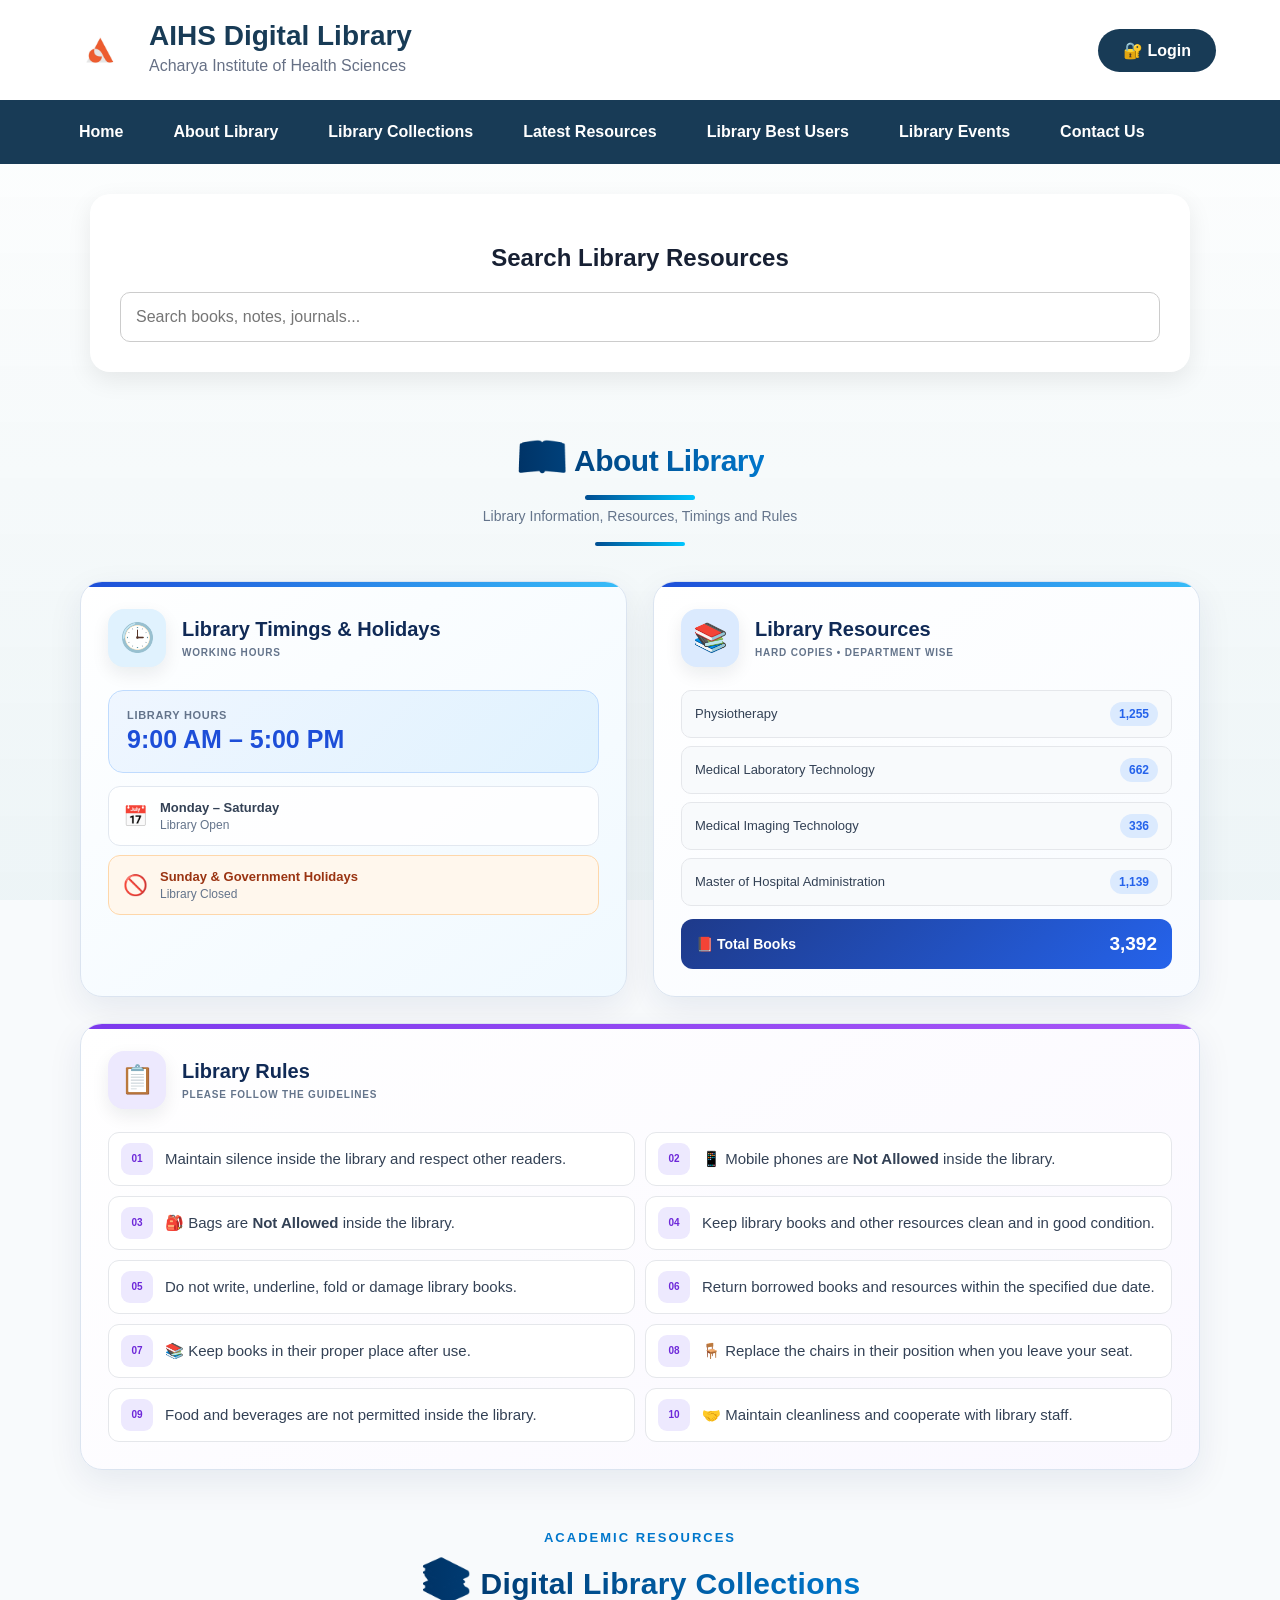
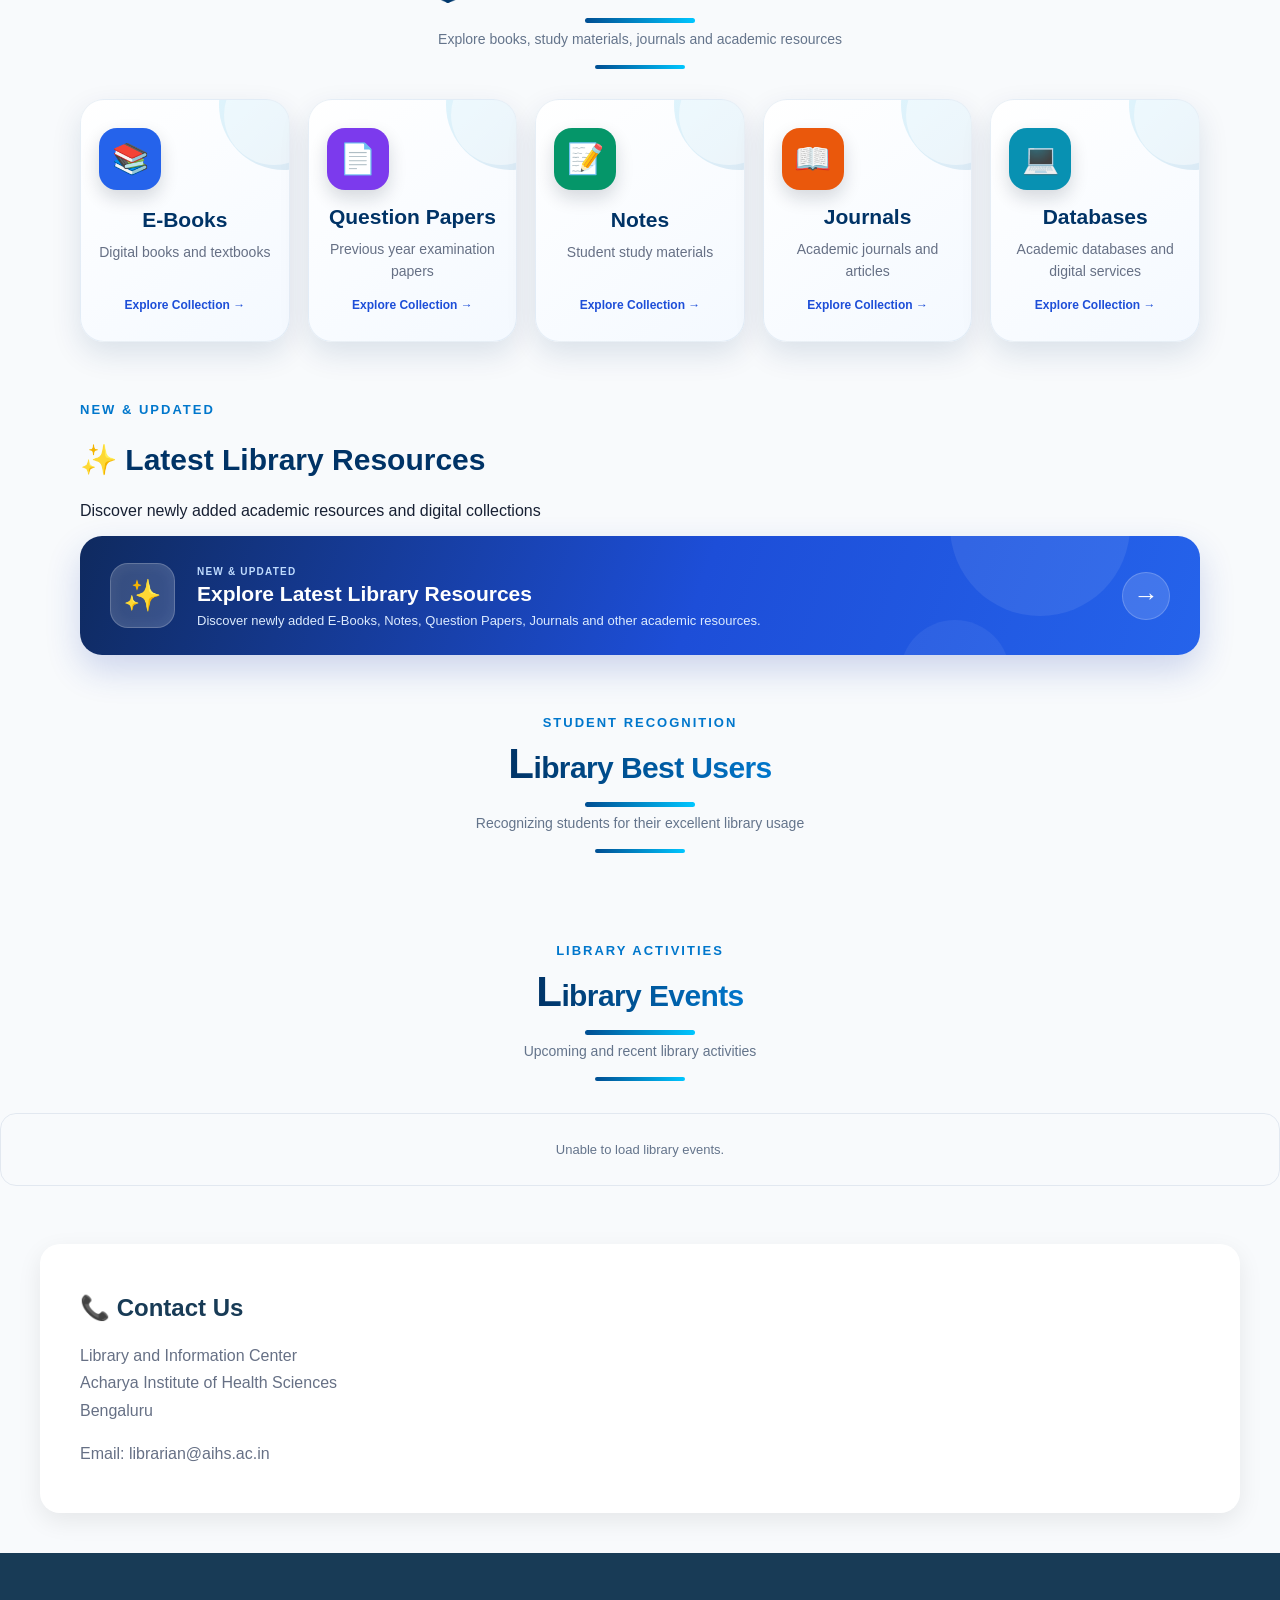
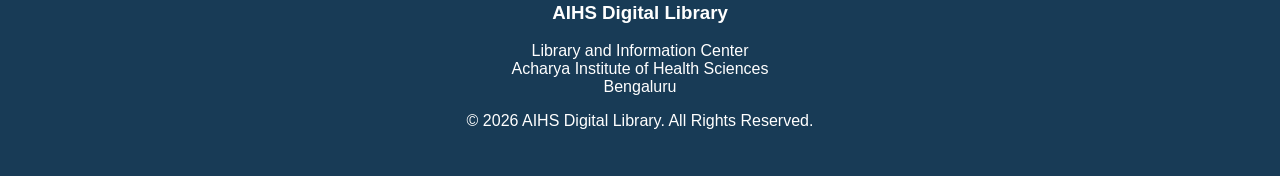
<file: index.html>
<!DOCTYPE html>
<html lang="en">

<head>

<meta charset="UTF-8">

<meta
name="viewport"
content="width=device-width, initial-scale=1.0"
>

<title>AIHS Digital Library</title>

<link
rel="stylesheet"
href="styles.css"
>

<script>

window.addEventListener("pageshow", function(event){

    if(event.persisted){

        location.reload();

    }

});

</script>

</head>


<body>


<!-- =====================================================
     PUBLIC HOME PAGE
===================================================== -->

<div id="publicHome">


<!-- =====================================================
     HEADER
===================================================== -->

<header class="public-header">

    <div class="public-brand">

        <img
        src="logo.jpg"
        alt="AIHS Logo"
        >

        <div>

            <h1>AIHS Digital Library</h1>

            <p>
                Acharya Institute of Health Sciences
            </p>

        </div>

    </div>


    <button
    class="login-btn"
    onclick="showLogin()"
    >

        🔐 Login

    </button>

</header>



<!-- =====================================================
     NAVIGATION
===================================================== -->

<nav class="menu">

    <a href="#searchSection">
        Home
    </a>

    <a href="#aboutSection">
        About Library
    </a>

    <a href="#collectionsSection">
        Library Collections
    </a>

    <a href="#latestSection">
        Latest Resources
    </a>

    <a href="#bestUsersSection">
        Library Best Users
    </a>

    <a href="#noticeSection">
        Library Events
    </a>

    <a href="#contactSection">
        Contact Us
    </a>

</nav>



<!-- =====================================================
     SEARCH
===================================================== -->

<section
id="searchSection"
class="home-search"
>

    <h2>
        Search Library Resources
    </h2>


    <input
    id="publicSearch"
    placeholder="Search books, notes, journals..."
    >

</section>


<!-- =========================
     ABOUT LIBRARY
     ========================= -->

<section id="aboutSection" class="about-library-section">

    <div class="section-title">
        <h2>📖 About Library</h2>
        <p>Library Information, Resources, Timings and Rules</p>
    </div>


    <div class="about-cards-grid">


        <!-- =====================
             CARD 1
             LIBRARY TIMINGS
             ===================== -->

        <div class="about-premium-card timing-card">

            <div class="premium-card-top">

                <div class="premium-icon timing-icon">
                    🕒
                </div>

                <div>
                    <h3>Library Timings & Holidays</h3>
                    <span class="card-label">
                        WORKING HOURS
                    </span>
                </div>

            </div>


            <div class="timing-highlight">

                <span class="timing-small">
                    Library Hours
                </span>

                <strong>
                    9:00 AM – 5:00 PM
                </strong>

            </div>


            <div class="timing-day">

                <span>📅</span>

                <div>
                    <strong>Monday – Saturday</strong>
                    <small>Library Open</small>
                </div>

            </div>


            <div class="timing-holiday">

                <span>🚫</span>

                <div>
                    <strong>
                        Sunday & Government Holidays
                    </strong>

                    <small>
                        Library Closed
                    </small>
                </div>

            </div>

        </div>



        <!-- =====================
             CARD 2
             LIBRARY RESOURCES
             ===================== -->

        <div class="about-premium-card resource-card">

            <div class="premium-card-top">

                <div class="premium-icon resource-icon">
                    📚
                </div>

                <div>
                    <h3>Library Resources</h3>

                    <span class="card-label">
                        HARD COPIES • DEPARTMENT WISE
                    </span>
                </div>

            </div>


            <div class="department-list">

                <div class="department-row">

                    <span>
                        Physiotherapy
                    </span>

                    <strong>
                        1,255
                    </strong>

                </div>


                <div class="department-row">

                    <span>
                        Medical Laboratory Technology
                    </span>

                    <strong>
                        662
                    </strong>

                </div>


                <div class="department-row">

                    <span>
                        Medical Imaging Technology
                    </span>

                    <strong>
                        336
                    </strong>

                </div>


                <div class="department-row">

                    <span>
                        Master of Hospital Administration
                    </span>

                    <strong>
                        1,139
                    </strong>

                </div>

            </div>


            <div class="total-books">

                <span>
                    📕 Total Books
                </span>

                <strong>
                    3,392
                </strong>

            </div>

        </div>



        <!-- =====================
             CARD 3
             LIBRARY RULES
             ===================== -->

        <div class="about-premium-card rules-card">

            <div class="premium-card-top">

                <div class="premium-icon rules-icon">
                    📋
                </div>

                <div>

                    <h3>
                        Library Rules
                    </h3>

                    <span class="card-label">
                        PLEASE FOLLOW THE GUIDELINES
                    </span>

                </div>

            </div>


            <div class="rules-list">


                <div class="rule-row">

                    <span class="rule-number">
                        01
                    </span>

                    <span>
                        Maintain silence inside the library and respect other readers.
                    </span>

                </div>


                <div class="rule-row">

                    <span class="rule-number">
                        02
                    </span>

                    <span>
                        📱 Mobile phones are <strong>Not Allowed</strong> inside the library.
                    </span>

                </div>


                <div class="rule-row">

                    <span class="rule-number">
                        03
                    </span>

                    <span>
                        🎒 Bags are <strong>Not Allowed</strong> inside the library.
                    </span>

                </div>


                <div class="rule-row">

                    <span class="rule-number">
                        04
                    </span>

                    <span>
                        Keep library books and other resources clean and in good condition.
                    </span>

                </div>


                <div class="rule-row">

                    <span class="rule-number">
                        05
                    </span>

                    <span>
                        Do not write, underline, fold or damage library books.
                    </span>

                </div>


                <div class="rule-row">

                    <span class="rule-number">
                        06
                    </span>

                    <span>
                        Return borrowed books and resources within the specified due date.
                    </span>

                </div>


                <div class="rule-row">

                    <span class="rule-number">
                        07
                    </span>

                    <span>
                        📚 Keep books in their proper place after use.
                    </span>

                </div>


                <div class="rule-row">

                    <span class="rule-number">
                        08
                    </span>

                    <span>
                        🪑 Replace the chairs in their position when you leave your seat.
                    </span>

                </div>


                <div class="rule-row">

                    <span class="rule-number">
                        09
                    </span>

                    <span>
                        Food and beverages are not permitted inside the library.
                    </span>

                </div>


                <div class="rule-row">

                    <span class="rule-number">
                        10
                    </span>

                    <span>
                        🤝 Maintain cleanliness and cooperate with library staff.
                    </span>

                </div>


            </div>

        </div>

    </div>

</section>


<!-- =========================
     LIBRARY COLLECTIONS
     ========================= -->

<section id="collectionsSection" class="collections-section">

    <div class="section-title">

    <span class="section-kicker">
        ACADEMIC RESOURCES
    </span>

    <h2>
        📚 Digital Library Collections
    </h2>

    <p>
        Explore books, study materials, journals and academic resources
    </p>

</div>

    <div class="collections-grid">

        <!-- E-BOOKS -->
        <div
            class="collection-card collection-ebooks"
            onclick="openProtected('ebooks')"
        >

            <div class="collection-icon">
                📚
            </div>

            <div class="collection-content">

                <h3>E-Books</h3>

                <p>
                    Digital books and textbooks
                </p>

                <span class="collection-link">
                    Explore Collection →
                </span>

            </div>

        </div>


        <!-- QUESTION PAPERS -->
        <div
            class="collection-card collection-papers"
            onclick="openProtected('questionpapers')"
        >

            <div class="collection-icon">
                📄
            </div>

            <div class="collection-content">

                <h3>Question Papers</h3>

                <p>
                    Previous year examination papers
                </p>

                <span class="collection-link">
                    Explore Collection →
                </span>

            </div>

        </div>


        <!-- NOTES -->
        <div
            class="collection-card collection-notes"
            onclick="openProtected('notes')"
        >

            <div class="collection-icon">
                📝
            </div>

            <div class="collection-content">

                <h3>Notes</h3>

                <p>
                    Student study materials
                </p>

                <span class="collection-link">
                    Explore Collection →
                </span>

            </div>

        </div>


        <!-- JOURNALS -->
        <div
            class="collection-card collection-journals"
            onclick="openProtected('journals')"
        >

            <div class="collection-icon">
                📖
            </div>

            <div class="collection-content">

                <h3>Journals</h3>

                <p>
                    Academic journals and articles
                </p>

                <span class="collection-link">
                    Explore Collection →
                </span>

            </div>

        </div>


        <!-- DATABASES -->
        <div
            class="collection-card collection-databases"
            onclick="openProtected('databases')"
        >

            <div class="collection-icon">
                💻
            </div>

            <div class="collection-content">

                <h3>Databases</h3>

                <p>
                    Academic databases and digital services
                </p>

                <span class="collection-link">
                    Explore Collection →
                </span>

            </div>

        </div>

    </div>

</section>

<!-- =========================
     LATEST RESOURCES
     ========================= -->

<section id="latestSection" class="latest-resources-section">

    
    <div class="section-head">

    <span class="section-kicker">
        NEW & UPDATED
    </span>

    <h2>
        ✨ Latest Library Resources
    </h2>

    <p>
        Discover newly added academic resources and digital collections
    </p>

</div>

    <div
        class="latest-resource-bar"
        onclick="openProtected('latest')"
    >

        <div class="latest-resource-icon">
            ✨
        </div>


        <div class="latest-resource-content">

            <span class="latest-resource-label">
                NEW & UPDATED
            </span>

            <h3>
                Explore Latest Library Resources
            </h3>

            <p>
                Discover newly added E-Books, Notes,
                Question Papers, Journals and other
                academic resources.
            </p>

        </div>


        <div class="latest-resource-arrow">
            →
        </div>

    </div>

</section>
    
<!-- =========================
     LIBRARY BEST USERS
     ========================= -->

<section id="bestUsersSection" class="best-users-section">

    <div class="section-title">

        <span class="section-kicker">
            STUDENT RECOGNITION
        </span>

        <h2>
            Library Best Users
        </h2>

        <p>
            Recognizing students for their excellent library usage
        </p>

    </div>


    <div
        id="publicBestUsers"
        class="professional-users-grid"
    >
    </div>

</section>
    
<section id="noticeSection" class="library-events-section">

    <div class="section-title">
        <span class="section-kicker">LIBRARY ACTIVITIES</span>
        <h2>Library Events</h2>
        <p>Upcoming and recent library activities</p>
    </div>

    <div id="publicEvents" class="professional-events-grid">

        <div class="professional-loading">
            <div class="loading-line"></div>
            <span>Loading Events...</span>
        </div>

    </div>

</section>


<!-- =====================================================
     CONTACT US
===================================================== -->

<section
id="contactSection"
class="contact-box"
>

    <h2>
        📞 Contact Us
    </h2>


    <p>

        Library and Information Center<br>

        Acharya Institute of Health Sciences<br>

        Bengaluru

    </p>


    <p>

        Email: librarian@aihs.ac.in

    </p>

</section>


</div>



<!-- =====================================================
     LOGIN POPUP
===================================================== -->

<div
id="loginView"
class="login-overlay hidden"
>


    <div class="login-card">


        <button
        class="close-login"
        onclick="closeLogin()"
        >

            ✖

        </button>



        <img
        src="logo.jpg"
        class="logo"
        alt="AIHS Logo"
        >



        <h1>
            Acharya Institute of Health Sciences
        </h1>



        <h2>
            Digital Library
        </h2>



        <p class="sub">

            Students & Staff — Secure Library Access

        </p>



        <!-- ROLE TABS -->

        <div class="role-tabs">


            <button
            class="role active"
            data-role="Student"
            >

                Student

            </button>



            <button
            class="role"
            data-role="Staff"
            >

                Staff

            </button>



            <button
            class="role"
            data-role="Librarian"
            >

                Librarian

            </button>


        </div>



        <!-- LOGIN FORM -->

        <form id="loginForm">


            <input
            id="username"
            placeholder="User ID"
            required
            >



            <input
            id="password"
            type="password"
            placeholder="Password"
            required
            >



            <button
            class="primary"
            type="submit"
            >

                Login

            </button>


        </form>



        <div
        id="loginMsg"
        class="msg"
        ></div>



        <p class="note">

            Only authorized AIHS students, staff and
            librarian accounts can access resources.

        </p>


    </div>

</div>



<!-- =====================================================
     LOGGED-IN APPLICATION
     DO NOT REMOVE
===================================================== -->

<div
id="appView"
class="hidden"
>


<header>


    <div class="brand">

        <img
        src="logo.jpg"
        alt="AIHS Logo"
        >

        <div>

            <strong>
                AIHS Digital Library
            </strong>

            <small>
                Acharya Institute of Health Sciences
            </small>

        </div>

    </div>


    <div class="userbar">

        <span id="userInfo"></span>

        <button id="logout">
            Logout
        </button>

    </div>


</header>



<main>


<!-- =====================================================
     STUDENT HERO / SEARCH
===================================================== -->

<section class="hero">


    <h1>
        Welcome to AIHS Digital Library
    </h1>


    <input
    id="search"
    class="big-search"
    placeholder="🔍 Search books, notes, journals, question papers..."
    >


</section>

<!-- =====================================================
     STUDENT DASHBOARD
===================================================== -->

<section
id="studentDashboard"
class="student-dashboard hidden"
>


<div class="section-title">

    <span class="section-kicker">
        ACADEMIC RESOURCES
    </span>


    <h2>
        📚 Digital Library Collections
    </h2>


    <p>
        Explore books, notes, journals and academic resources
    </p>


</div>


<div class="collections-grid">

<div
class="collection-card collection-ebooks"
onclick="openProtected('ebooks')"
>

<div class="collection-icon">
📚
</div>

<div class="collection-content">

<h3>
E-Books
</h3>

<p>
Digital books and textbooks
</p>

<span class="collection-link">
Explore Collection →
</span>

</div>

</div>


<div
class="collection-card collection-papers"
onclick="openProtected('questionpapers')"
>

<div class="collection-icon">
📄
</div>

<div class="collection-content">

<h3>
Question Papers
</h3>

<p>
Previous year examination papers
</p>

<span class="collection-link">
Explore Collection →
</span>

</div>

</div>


<div
class="collection-card collection-notes"
onclick="openProtected('notes')"
>

<div class="collection-icon">
📝
</div>

<div class="collection-content">

<h3>
Notes
</h3>

<p>
Student study materials
</p>

<span class="collection-link">
Explore Collection →
</span>

</div>

</div>


<div
class="collection-card collection-journals"
onclick="openProtected('journals')"
>

<div class="collection-icon">
📖
</div>

<div class="collection-content">

<h3>
Journals
</h3>

<p>
Academic journals and articles
</p>

<span class="collection-link">
Explore Collection →
</span>

</div>

</div>


<div
class="collection-card collection-databases"
onclick="openProtected('databases')"
>

<div class="collection-icon">
💻
</div>

<div class="collection-content">

<h3>
Databases
</h3>

<p>
Academic databases and digital services
</p>

<span class="collection-link">
Explore Collection →
</span>

</div>

</div>


</div>


</section>



    <!-- =================================================
         STUDENT LATEST RESOURCES
    ================================================= -->

    <section class="dashboard-section">


        <div class="section-head">

           <div class="section-title">

    <span class="section-kicker">
        NEW & UPDATED
    </span>

    <h2>
        ✨ Latest Library Resources
    </h2>

    <p>
        Discover newly added digital learning resources
    </p>

</div>

        </div>


        <div
        id="studentLatestResources"
        class="grid"
        >

            Loading Latest Resources...

        </div>


    </section>


   <!-- LOGIN USER LIBRARY ACTIVITIES -->

<section class="best-users-section">

    <div class="section-title">

        <span class="section-kicker">
            STUDENT RECOGNITION
        </span>

        <h2>
            Library Best Users
        </h2>

        <p>
            Recognizing students for their excellent library usage
        </p>

    </div>


    <div
    id="studentBestUsers"
    class="professional-users-grid">

    </div>


</section>




<section class="library-events-section">


    <div class="section-title">

        <span class="section-kicker">
            LIBRARY ACTIVITIES
        </span>


        <h2>
            Library Events
        </h2>


        <p>
            Upcoming and recent library activities
        </p>


    </div>



    <div
    id="studentEvents"
    class="professional-events-grid">


    Loading Events...


    </div>



</section>

    <!-- =================================================
         RESOURCE BOX
    ================================================= -->

    <section
    id="resourceBox"
    class="dashboard-section hidden student-hide"
    >


        <div class="section-head">


            <h2>
                📚 Library Resources
            </h2>


            <span id="count"></span>


        </div>



        <div
        id="resources"
        class="grid"
        ></div>



        <div
        id="empty"
        class="empty hidden"
        >

            No resources found.

        </div>


    </section>



    <!-- =================================================
         ADMIN PANEL
    ================================================= -->

    <section
    id="adminPanel"
    class="admin hidden"
    >


        <h2>
            📚 Library Administration
        </h2>


        <div class="collection-grid">


            <div
            class="collection-card"
            onclick="openAdminPage('administration.html')"
            >

                <h1>📚</h1>

                <h3>
                    Library Administration
                </h3>

                <p>
                    Manage Books, Notes, Journals, Users
                </p>

            </div>



            <div
            class="collection-card"
            onclick="openAdminPage('eventsAdmin.html')"
            >

                <h1>🎉</h1>

                <h3>
                    Library Events
                </h3>

                <p>
                    Add, Edit and Delete Events
                </p>

            </div>


        </div>


    </section>


</main>

</div>



<!-- =====================================================
     FOOTER
===================================================== -->

<footer class="footer">


    <h3>
        AIHS Digital Library
    </h3>


    <p>

        Library and Information Center<br>

        Acharya Institute of Health Sciences<br>

        Bengaluru

    </p>


    <p>

        © 2026 AIHS Digital Library.
        All Rights Reserved.

    </p>


</footer>

    <div 
id="eventImagePopup"
class="event-popup hidden"
onclick="closeEventImage()"
>


<img
id="popupEventImage"
>


<span class="close-popup">
✖
</span>


</div>



<script src="app.js"></script>


</body>

</html>
</file>
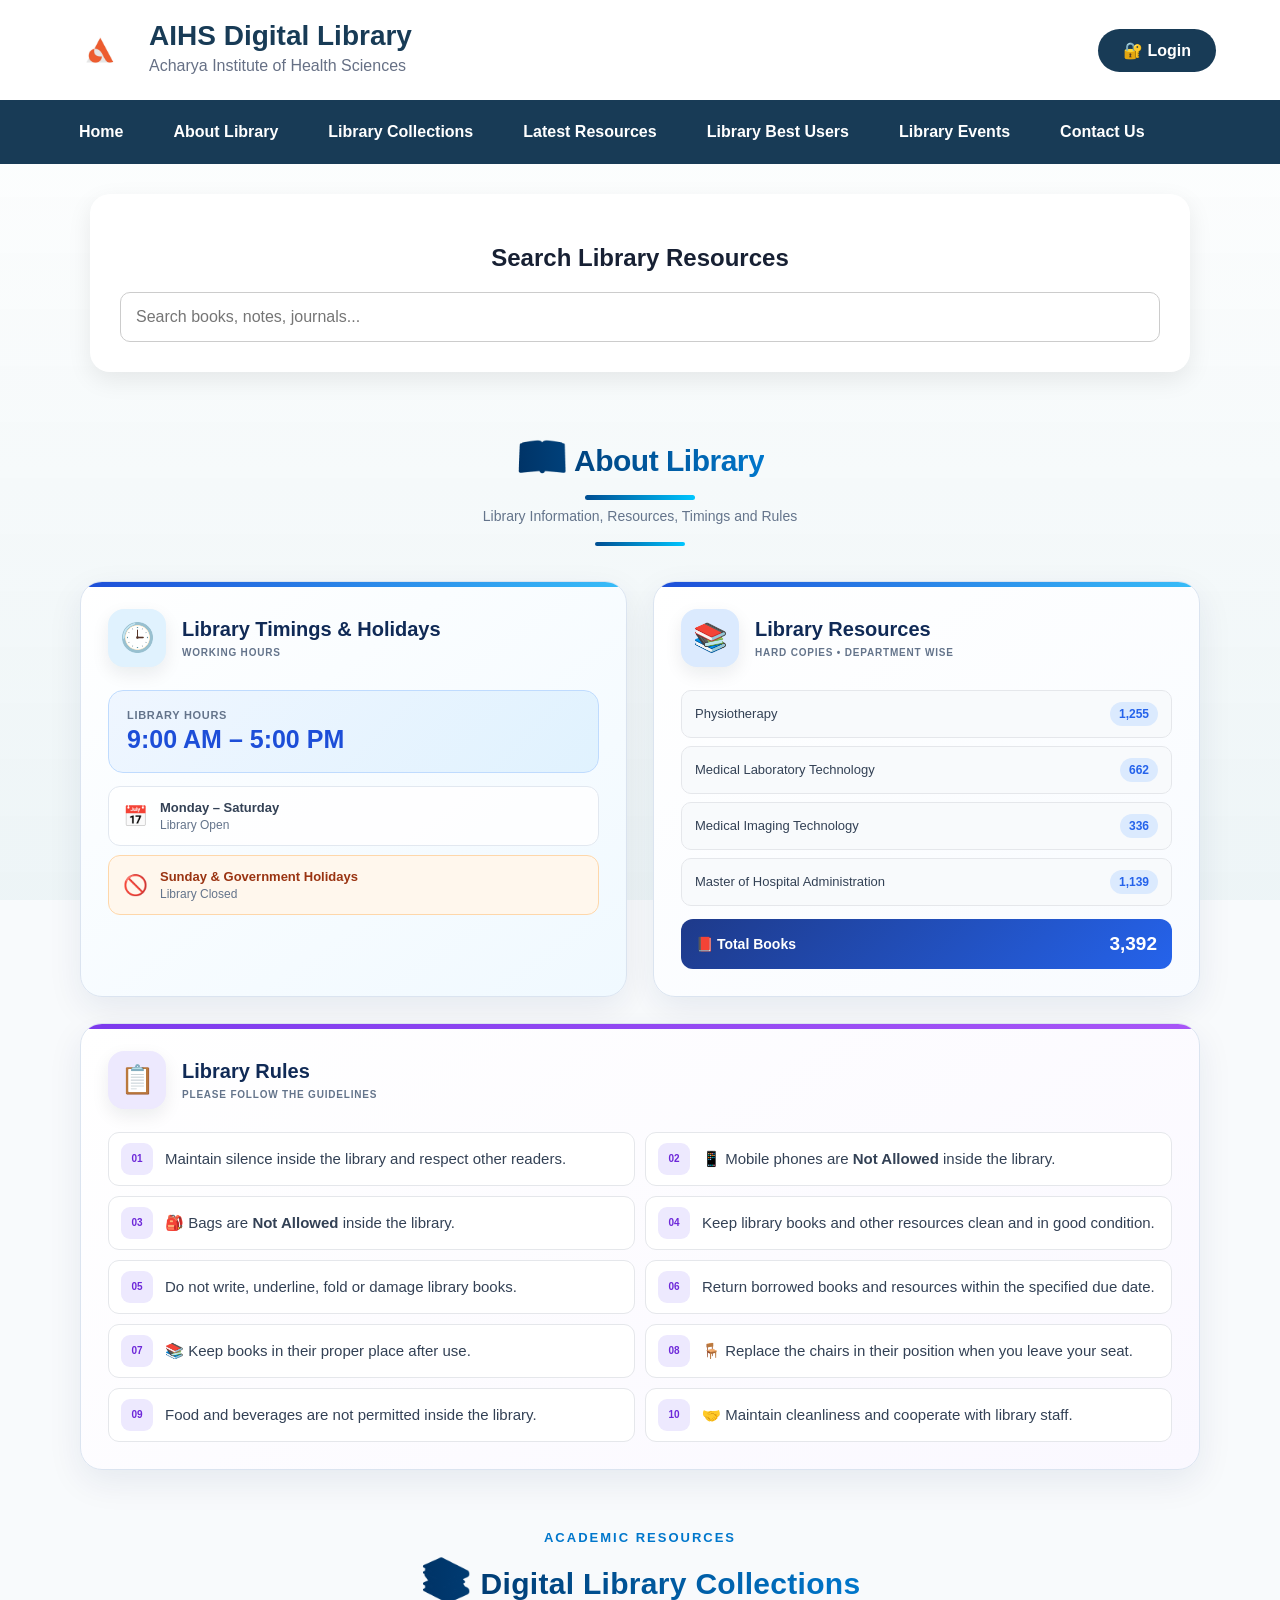
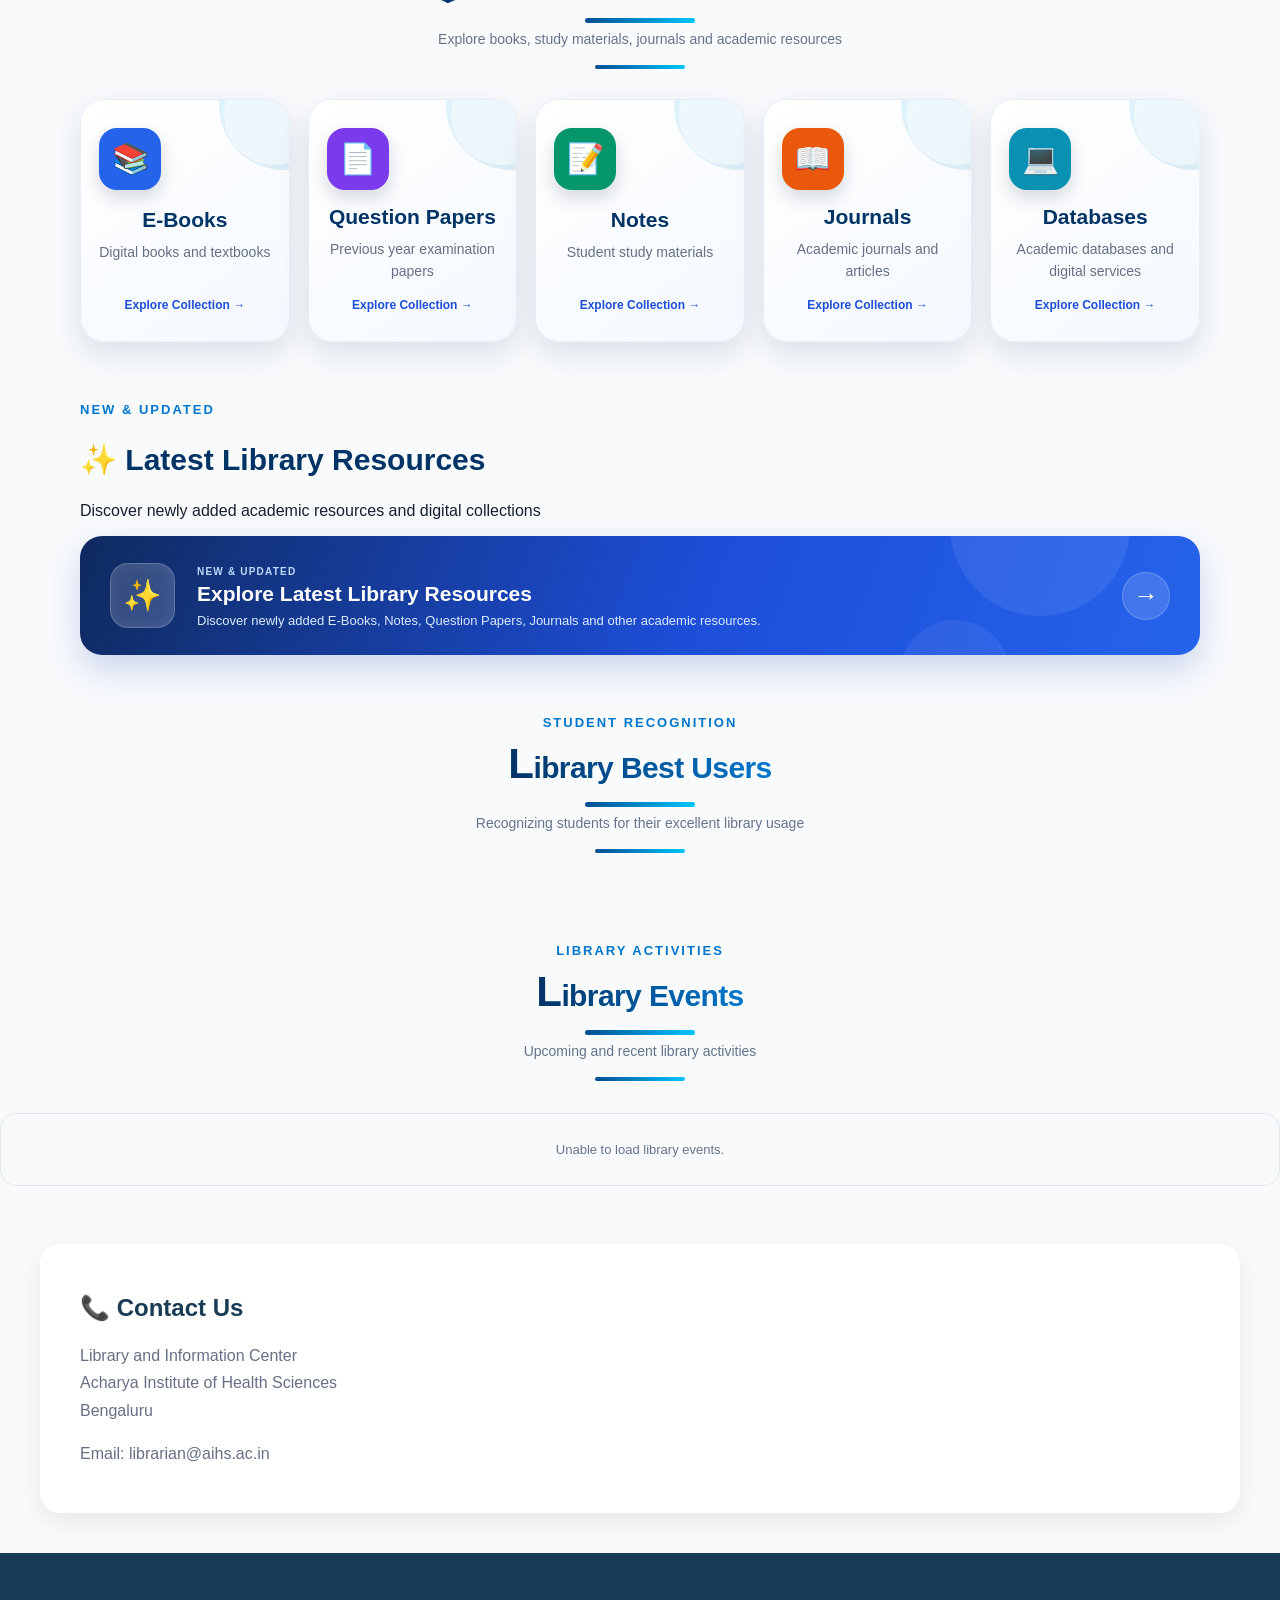
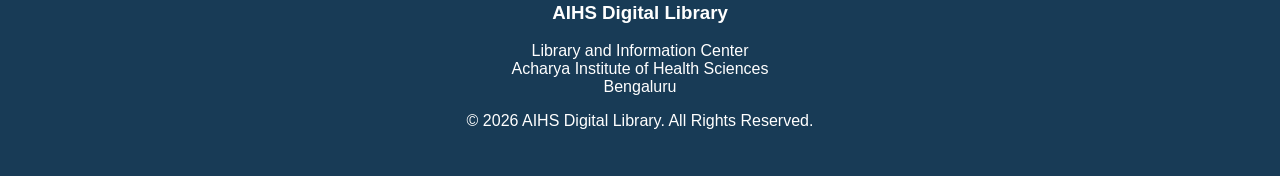
<file: admin.html>
<!DOCTYPE html>
<html lang="en">

<head>

<meta charset="UTF-8">
<meta name="viewport" content="width=device-width, initial-scale=1.0">

<title>AIHS Digital Library Admin</title>

<link rel="stylesheet" href="styles.css">

</head>


<body>


<header>

<div class="brand">

<img src="logo.jpg">

<div>

<strong>
AIHS Digital Library
</strong>

<small>
Acharya Institute of Health Sciences
</small>

</div>

</div>


<div class="userbar">

<span id="adminInfo">
admin • Librarian
</span>

<button onclick="logoutAdmin()">
Logout
</button>


</div>

</header>



<main>


<section class="hero">


<h1>
Welcome to AIHS Digital Library
</h1>


<p>
Admin Dashboard
</p>



<input 
id="adminSearch"
placeholder="🔍 Search anything... (Book, User, Journal, Event)"
>


</section>





<section class="admin-dashboard">


<div class="admin-card"
onclick="openAdministration()">

<h2>
📚 Library Administration
</h2>

<p>
Manage Library Collections and Users
</p>


</div>




<div class="admin-card"
onclick="openEvents()">


<h2>
🎉 Library Events
</h2>


<p>
Add and manage library events
</p>


</div>



</section>



</main>





<script src="admin.js"></script>


</body>

</html>
</file>
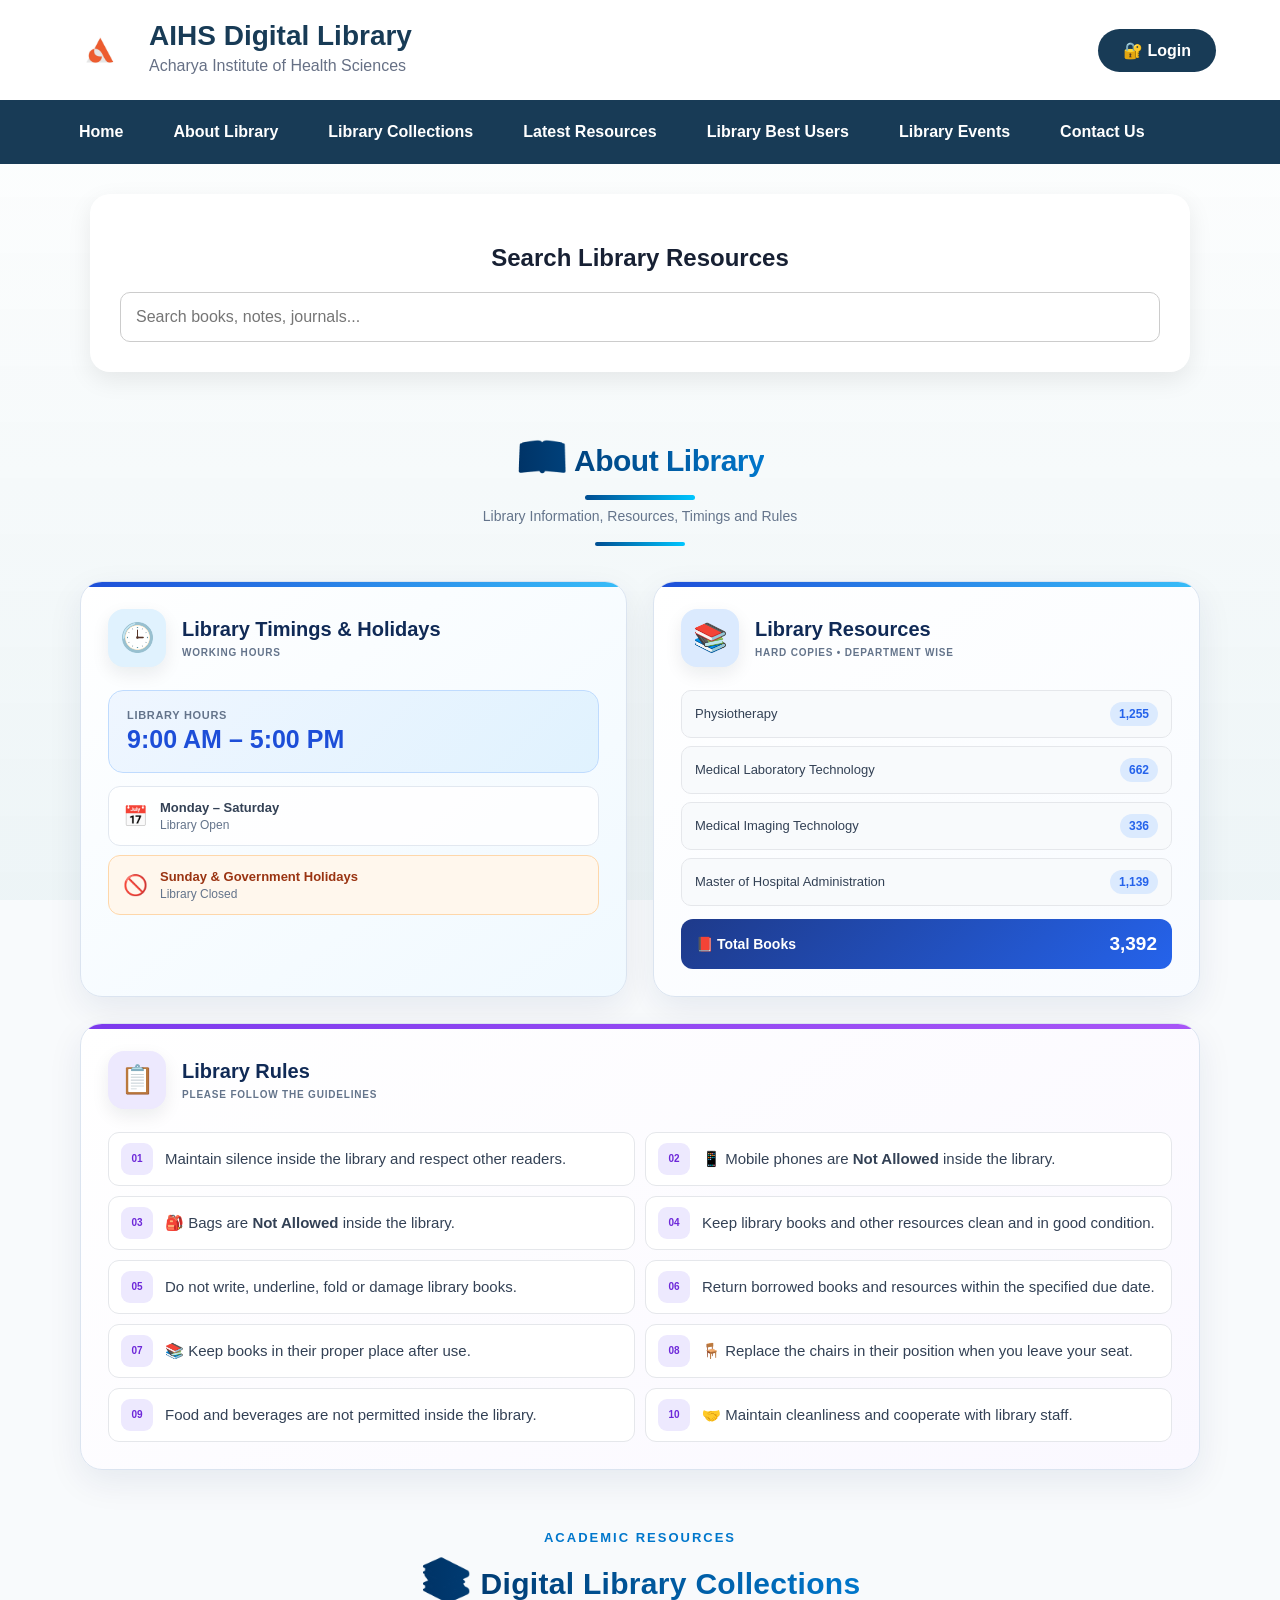
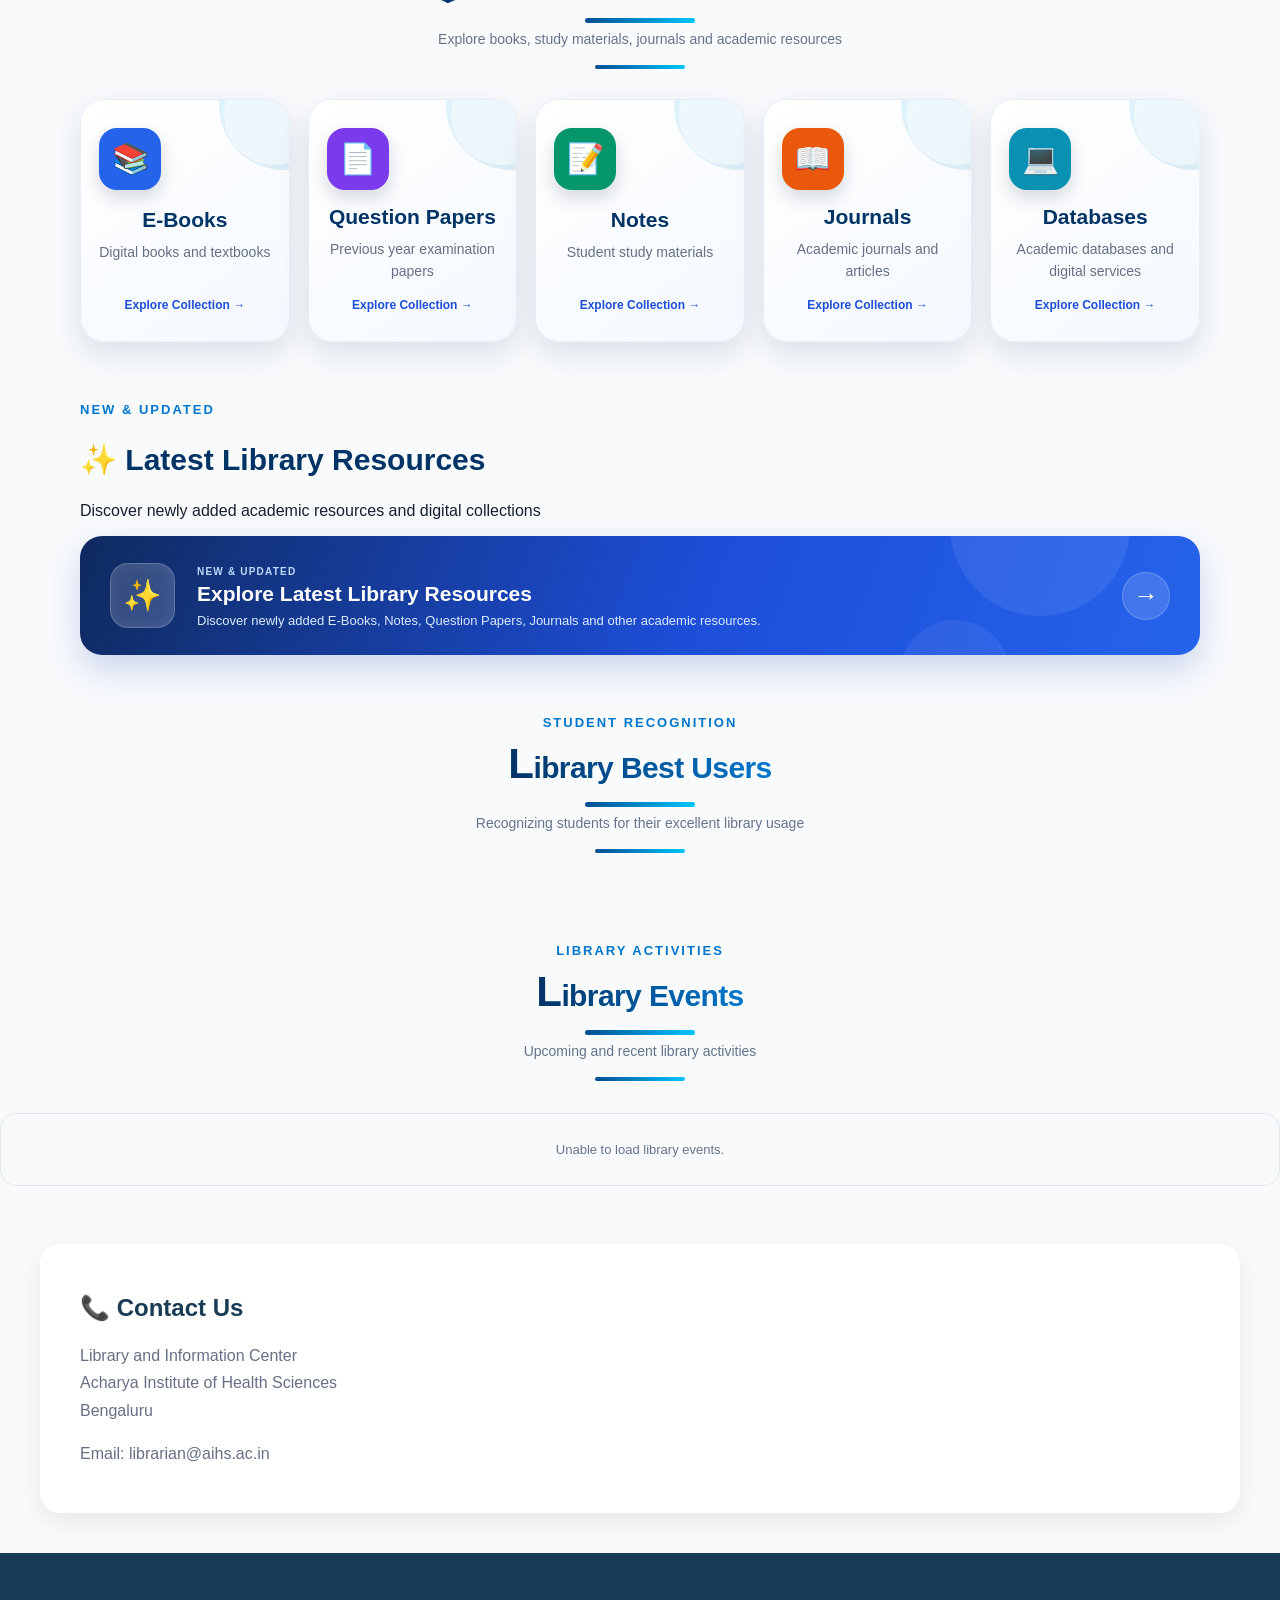
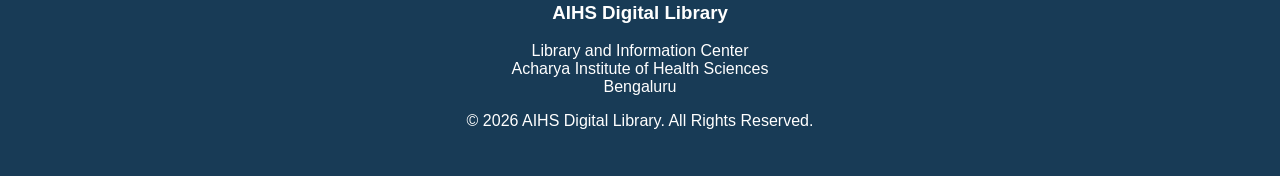
<file: administration.html>
<!DOCTYPE html>
<html lang="en">

<head>

    <meta charset="UTF-8">

    <meta
        name="viewport"
        content="width=device-width, initial-scale=1.0"
    >

    <title>AIHS Library Administration</title>

    <link rel="stylesheet" href="styles.css">

</head>


<body>


<header>

    <div class="brand">

        <img
            src="logo.jpg"
            alt="AIHS Logo"
        >

        <div>

            <strong>
                AIHS Digital Library
            </strong>

            <small>
                Acharya Institute of Health Sciences
            </small>

        </div>

    </div>


    <div class="admin-header-actions">

        <span
            id="adminUserInfo"
            style="
                background:#f1f5f9;
                color:#334155;
                padding:9px 14px;
                border-radius:9px;
                font-size:14px;
                font-weight:600;
            "
        >
            Librarian
        </span>


        <button
            class="back-button"
            onclick="backToDashboard()"
        >
            ⬅ Back
        </button>


        <button
    class="logout-btn"
    onclick="logoutAdmin()"
>
    🚪 Logout
</button>

    </div>

</header>



<main>


<section class="admin-title">

    <h1>
        📚 Library Administration
    </h1>

    <p>
        Manage Library Collections, Users and Digital Resources
    </p>

</section>



<section class="collection-dashboard">


    <!-- E-BOOKS -->

    <div
        class="collection-card premium-card"
        onclick="openCollection('ebooks-admin.html')"
    >

        <div class="card-icon">
            📚
        </div>

        <h3>
            E-Books
        </h3>

        <p id="ebookCount">
            Manage E-Books
        </p>

    </div>



    <!-- NOTES -->

    <div
        class="collection-card premium-card"
        onclick="openCollection('notes-admin.html')"
    >

        <div class="card-icon">
            📝
        </div>

        <h3>
            Notes
        </h3>

        <p id="notesCount">
            Manage Notes
        </p>

    </div>



    <!-- QUESTION PAPERS -->

    <div
        class="collection-card premium-card"
        onclick="openCollection('questionpapers-admin.html')"
    >

        <div class="card-icon">
            📄
        </div>

        <h3>
            Question Papers
        </h3>

        <p id="qpCount">
            Manage Question Papers
        </p>

    </div>



    <!-- JOURNALS -->

    <div
        class="collection-card premium-card"
        onclick="openCollection('journals-admin.html')"
    >

        <div class="card-icon">
            📖
        </div>

        <h3>
            Journals
        </h3>

        <p id="journalCount">
            Manage Journals
        </p>

    </div>



    <!-- DATABASES -->

    <div
        class="collection-card premium-card"
        onclick="openCollection('database-admin.html')"
    >

        <div class="card-icon">
            💻
        </div>

        <h3>
            Academic Databases
        </h3>

        <p id="databaseCount">
            Manage Databases
        </p>

    </div>


</section>



<!-- MANAGE USERS -->

<div
    class="user-card collection-card premium-card"
    onclick="openCollection('users-admin.html')"
>

    <div class="card-icon">
        👥
    </div>

    <h3>
        Manage Library Users
    </h3>

    <p>
        Add and Delete
        <br>
        Students / Staff Accounts
    </p>

</div>

<!-- =========================================
     LIBRARY ACTIVITIES
========================================= -->

<section class="admin-activities">

    <div class="admin-activities-header">

        <h2>
            📊 Library Activities
        </h2>

        <p>
            Monitor Library Best Users and manage Library Events
        </p>

    </div>


    <div class="admin-activities-grid">


        <!-- =====================================
             LIBRARY BEST USERS
        ====================================== -->

        <div class="admin-activity-card">

            <div class="admin-activity-icon">
                🏆
            </div>

            <div class="admin-activity-content">

                <h3>
                    Library Best Users
                </h3>

                <p>
                    View students and staff members
                    actively using library resources.
                </p>

               <button
 type="button"
 class="admin-event-add-btn"
 onclick="openBestUserForm()"
>
➕ Add Best User
</button>


<div
 id="bestUsersList"
 class="admin-activity-list"
>
Loading Best Users...
</div>

            </div>

        </div>



       <!-- =====================================
     LIBRARY EVENTS
====================================== -->

<div class="admin-activity-card">

    <div class="admin-activity-icon">
        🎉
    </div>

    <div class="admin-activity-content">

        <h3>
            Library Events
        </h3>

        <p>
            Quiz, Exhibition, Conference,
            Workshop, Seminar, Orientation
            and other library activities.
        </p>


        <!-- ADD EVENT BUTTON -->

        <button
            type="button"
            class="admin-event-add-btn"
            onclick="openEventForm()"
        >
            ➕ Add Event
        </button>


        <!-- EVENTS -->

        <div
            id="eventsList"
            class="admin-activity-list"
        >

            Loading Events...

               </div>

    </div>

</div>


<!-- ===============================
     BEST USER FORM MODAL
     =============================== -->

<div id="bestUserModal" class="event-modal hidden">

    <div class="event-modal-box">

        <div class="event-modal-header">

            <h2 id="bestUserModalTitle">
                ➕ Add Best User
            </h2>

            <button
                type="button"
                onclick="closeBestUserForm()"
                class="modal-close"
            >
                ✕
            </button>

        </div>


        <form id="bestUserForm">

            <input
                type="hidden"
                id="bestUserId"
            >


            <label>
                Department
            </label>

            <select id="bestUserDepartment" required>

                <option value="">
                    Select Department
                </option>

                <option>BPT</option>
                <option>BMLT</option>
                <option>BMIT</option>
                <option>MHA</option>

            </select>


            <label>
                Year
            </label>

            <select id="bestUserYear" required>

                <option value="">
                    Select Year
                </option>

                <option>1st Year</option>
                <option>2nd Year</option>
                <option>3rd Year</option>
                <option>4th Year</option>

            </select>


            <label>
                Student Names
            </label>

            <input
                type="text"
                id="bestUserNames"
                placeholder="Enter student names"
                required
            >


            <div id="bestUserFormMsg"></div>


            <button
    type="submit"
    id="bestUserSaveBtn"
    class="primary"
>
    💾 Save Best User
</button>

        </form>

    </div>

</div>



<!-- ===============================
     EVENT FORM MODAL
     =============================== -->

<div id="eventModal" class="event-modal hidden">

    <div class="event-modal-box">

        <div class="event-modal-header">

            <h2 id="eventModalTitle">
                ➕ Add Library Event
            </h2>

            <button
                type="button"
                onclick="closeEventForm()"
                class="modal-close"
            >
                ✕
            </button>

        </div>


        <form id="eventForm">

            <input
                type="hidden"
                id="eventId"
            >


            <label>
                Event Title
            </label>

            <input
                type="text"
                id="eventTitle"
                placeholder="Example: Quiz Competition"
                required
            >


            <label>
                Event Category
            </label>

            <input
                type="text"
                id="eventCategory"
                placeholder="Example: Competition"
                required
            >


            <label>
                Event Date
            </label>

            <input
                type="datetime-local"
                id="eventDate"
                required
            >


            <label>
                Event Description
            </label>

            <textarea
                id="eventDescription"
                placeholder="Enter event description"
                rows="4"
                required
            ></textarea>


            <!-- IMAGE 1 -->

            <label>
                Event Image 1
            </label>

            <input
                type="file"
                id="eventImage1"
                accept="image/*"
            >


            <!-- IMAGE 2 -->

            <label>
                Event Image 2
            </label>

            <input
                type="file"
                id="eventImage2"
                accept="image/*"
            >


            <!-- IMAGE 3 -->

            <label>
                Event Image 3
            </label>

            <input
                type="file"
                id="eventImage3"
                accept="image/*"
            >


            <p class="event-image-note">
                📸 You can add up to 3 images. They will automatically slide on the public home page.
            </p>


            <div id="eventFormMsg"></div>


            <button
                type="submit"
                id="eventSaveBtn"
                class="primary"
            >
                💾 Save Event
            </button>

        </form>

    </div>

</div>

</main>

<script src="admin.js"></script>

</body>

</html>
</file>
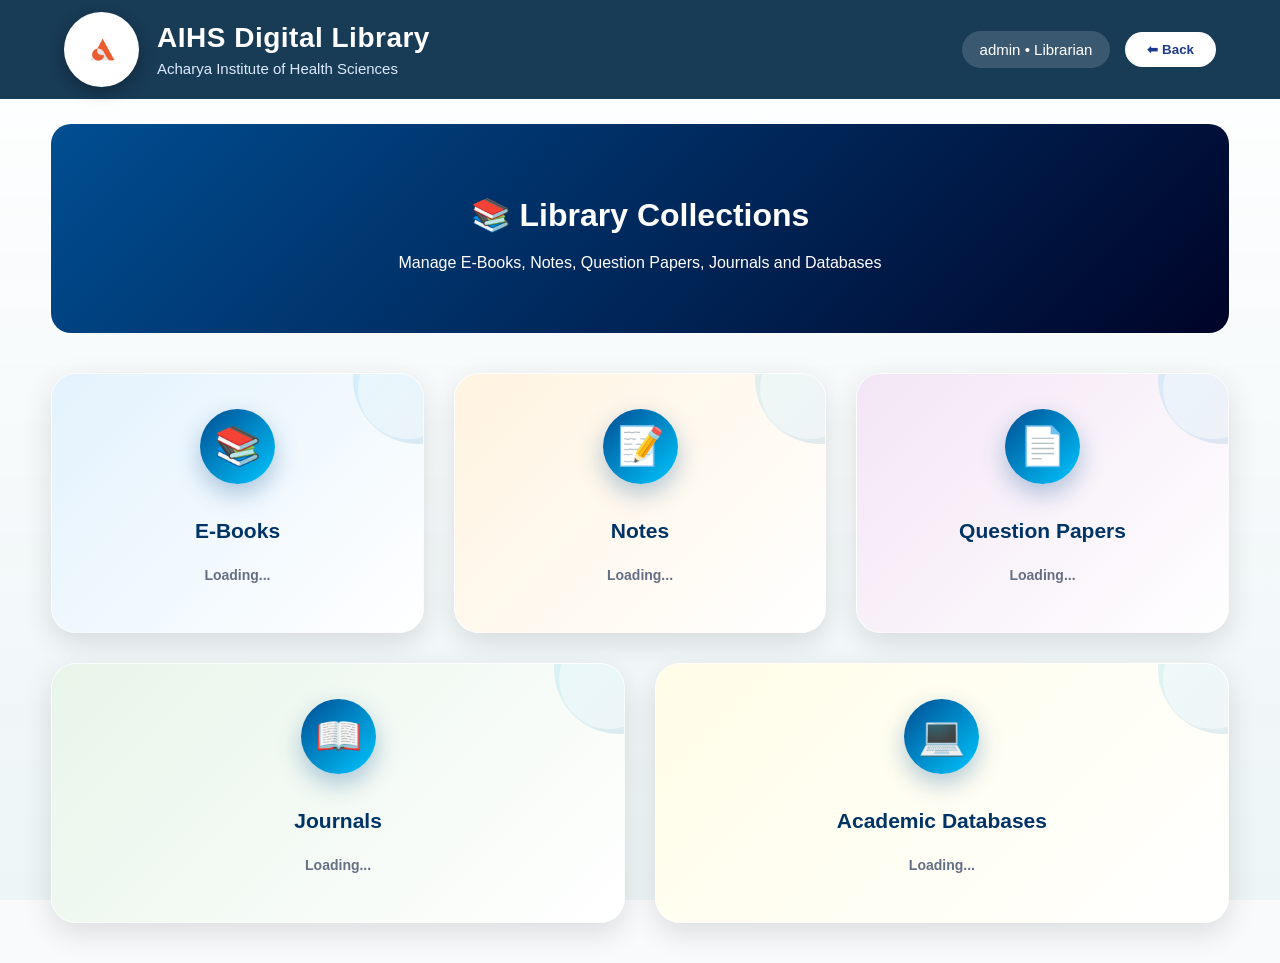
<file: collections.html>
<!DOCTYPE html>
<html lang="en">

<head>

<meta charset="UTF-8">
<meta name="viewport" content="width=device-width,initial-scale=1.0">

<title>
Library Collections
</title>

<link rel="stylesheet" href="styles.css">

</head>


<body>


<header>

<div class="brand">

<img src="logo.jpg">

<div>

<strong>
AIHS Digital Library
</strong>

<small>
Acharya Institute of Health Sciences
</small>

</div>

</div>


<div class="userbar">

<span>
admin • Librarian
</span>

<button onclick="backAdmin()">
⬅ Back
</button>

</div>

</header>




<main>


<section class="hero">

<h1>
📚 Library Collections
</h1>

<p>
Manage E-Books, Notes, Question Papers, Journals and Databases
</p>

</section>




<section class="collection-dashboard">


<div class="collection-card"
onclick="openCollection('ebooks-admin.html')">

<h1>📚</h1>

<h3>
E-Books
</h3>

<p id="ebookCount">
Loading...
</p>

</div>



<div class="collection-card"
onclick="openCollection('notes-admin.html')">

<h1>📝</h1>

<h3>
Notes
</h3>

<p id="notesCount">
Loading...
</p>

</div>




<div class="collection-card"
onclick="openCollection('questionpapers-admin.html')">

<h1>📄</h1>

<h3>
Question Papers
</h3>

<p id="qpCount">
Loading...
</p>

</div>





<div class="collection-card"
onclick="openCollection('journals-admin.html')">

<h1>📖</h1>

<h3>
Journals
</h3>

<p id="journalCount">
Loading...
</p>

</div>





<div class="collection-card"
onclick="openCollection('database-admin.html')">

<h1>💻</h1>

<h3>
Academic Databases
</h3>

<p id="databaseCount">
Loading...
</p>

</div>



</section>



</main>



<script src="collections.js"></script>


</body>

</html>
</file>
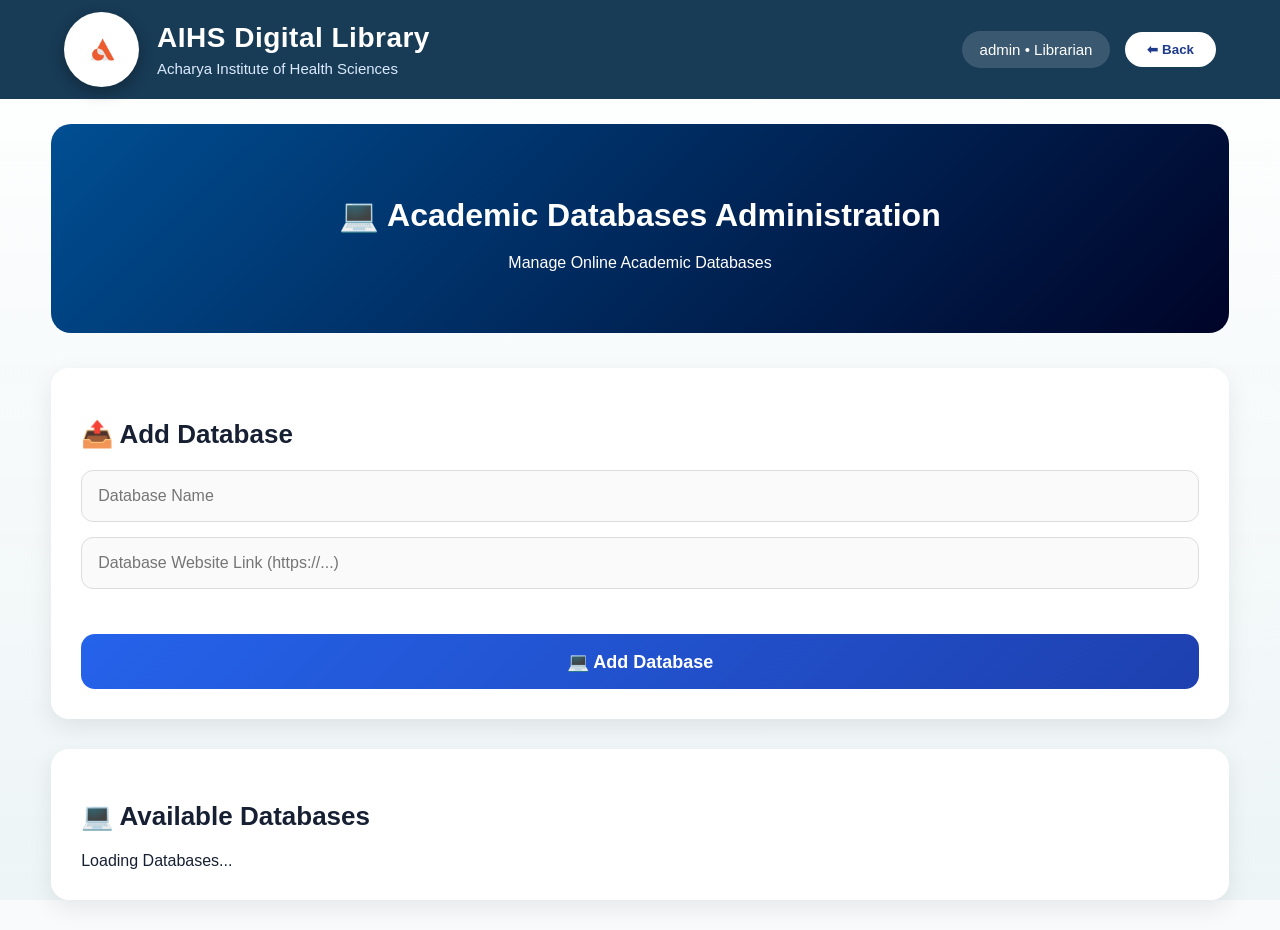
<file: database-admin.html>
<!DOCTYPE html>
<html lang="en">

<head>

<meta charset="UTF-8">

<meta name="viewport" content="width=device-width, initial-scale=1.0">

<title>
AIHS Academic Databases Administration
</title>

<link rel="stylesheet" href="styles.css">

</head>


<body>


<header>


<div class="brand">

<img src="logo.jpg">


<div>

<strong>
AIHS Digital Library
</strong>


<small>
Acharya Institute of Health Sciences
</small>


</div>

</div>




<div class="userbar">

<span>
admin • Librarian
</span>


<button onclick="backAdministration()">

⬅ Back

</button>


</div>


</header>





<main>



<section class="hero">


<h1>
💻 Academic Databases Administration
</h1>


<p>
Manage Online Academic Databases
</p>


</section>







<section class="admin-box">


<h2>
📤 Add Database
</h2>



<input
id="title"
placeholder="Database Name"
>




<input
id="databaseLink"
placeholder="Database Website Link (https://...)"
>




<button
class="primary upload-btn"
onclick="uploadDatabase()">

💻 Add Database

</button>



<div id="msg"></div>


</section>









<section class="admin-box">


<h2>
💻 Available Databases
</h2>



<div id="resourceList">

Loading Databases...

</div>


</section>




</main>





<script src="database-admin.js"></script>


</body>

</html>
</file>
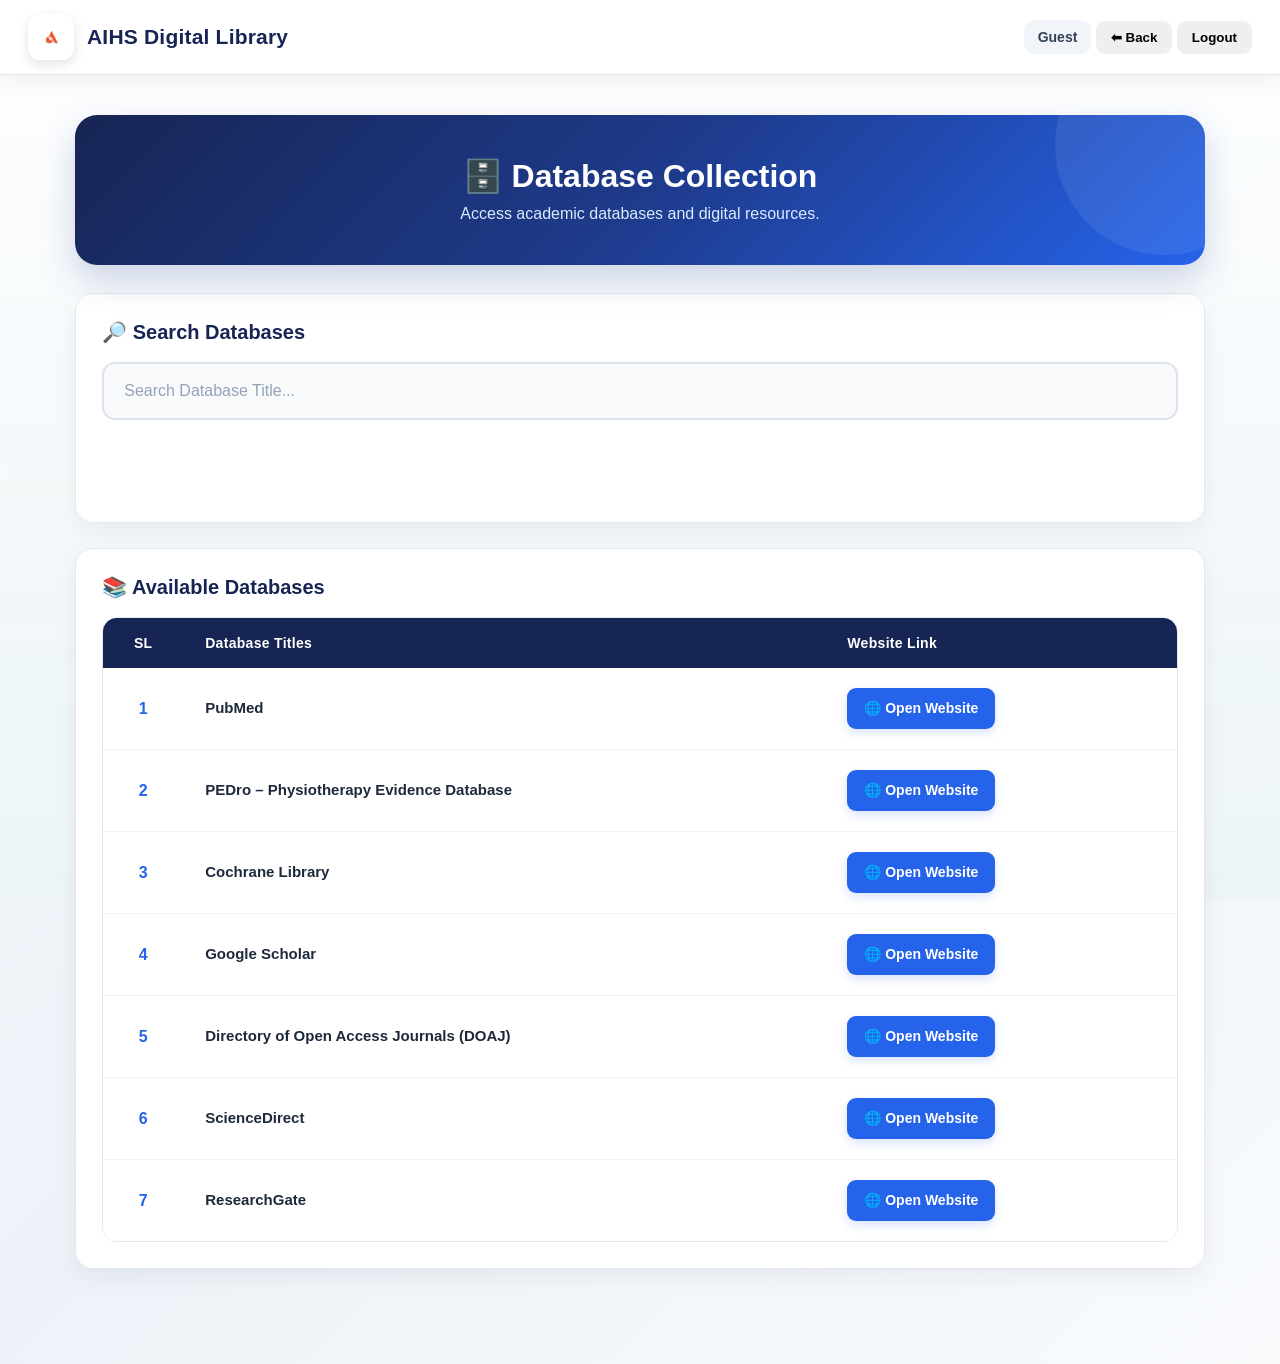
<file: databases.html>
<!DOCTYPE html>
<html lang="en">

<head>
    <meta charset="UTF-8">
    <meta name="viewport" content="width=device-width, initial-scale=1.0">

    <title>AIHS Database Collection</title>

    <link rel="stylesheet" href="styles.css">
</head>

<body class="collection-page">

<header class="topbar">

    <div class="brand">
        <img src="logo.jpg" alt="AIHS Logo">
        <span>AIHS Digital Library</span>
    </div>

    <div class="header-right">

        <span id="userInfo">
            User
        </span>

        <button onclick="backToDashboard()">
            ⬅ Back
        </button>

        <button onclick="logoutUser()">
            Logout
        </button>

    </div>

</header>


<main class="container">

    <!-- HERO -->

    <section class="hero">

        <h1>🗄️ Database Collection</h1>

        <p>
            Access academic databases and digital resources.
        </p>

    </section>


    <!-- SEARCH -->

    <section class="card">

        <h2>🔎 Search Databases</h2>

        <input
            type="text"
            id="searchDatabase"
            placeholder="Search Database Title..."
            oninput="searchDatabases()"
        >

    </section>


    <!-- DATABASE LIST -->

    <section class="card">

        <h2>📚 Available Databases</h2>

        <div class="table-container">

            <table class="resource-table">

                <thead>

                    <tr>

                        <th>SL</th>

                        <th>Database Titles</th>

                        <th>Website Link</th>

                    </tr>

                </thead>

                <tbody id="databaseList">

                    <tr>

                        <td colspan="3">
                            Loading databases...
                        </td>

                    </tr>

                </tbody>

            </table>

        </div>

    </section>

</main>


<script src="databases.js"></script>


<script>

document.addEventListener(
    "DOMContentLoaded",
    function(){

        const user =
            localStorage.getItem("user");

        const role =
            localStorage.getItem("role");


        const userInfo =
            document.getElementById(
                "userInfo"
            );


        if(user){

            userInfo.textContent =
                user + " • " + (role || "");

        }
        else{

            userInfo.textContent =
                "Guest";

        }

    }
);


function backToDashboard(){

    const role =
        localStorage.getItem("role");


    if(role === "Librarian"){

        window.location.href =
            "administration.html";

    }

    else if(
        role === "Student" ||
        role === "Staff"
    ){

        window.location.href =
            "index.html?dashboard=1";

    }

    else{

        window.location.href =
            "index.html";

    }

}


function logoutUser(){

    localStorage.removeItem("user");

    localStorage.removeItem("token");

    localStorage.removeItem("role");


    window.location.href =
        "index.html";

}

</script>

</body>

</html>
</file>
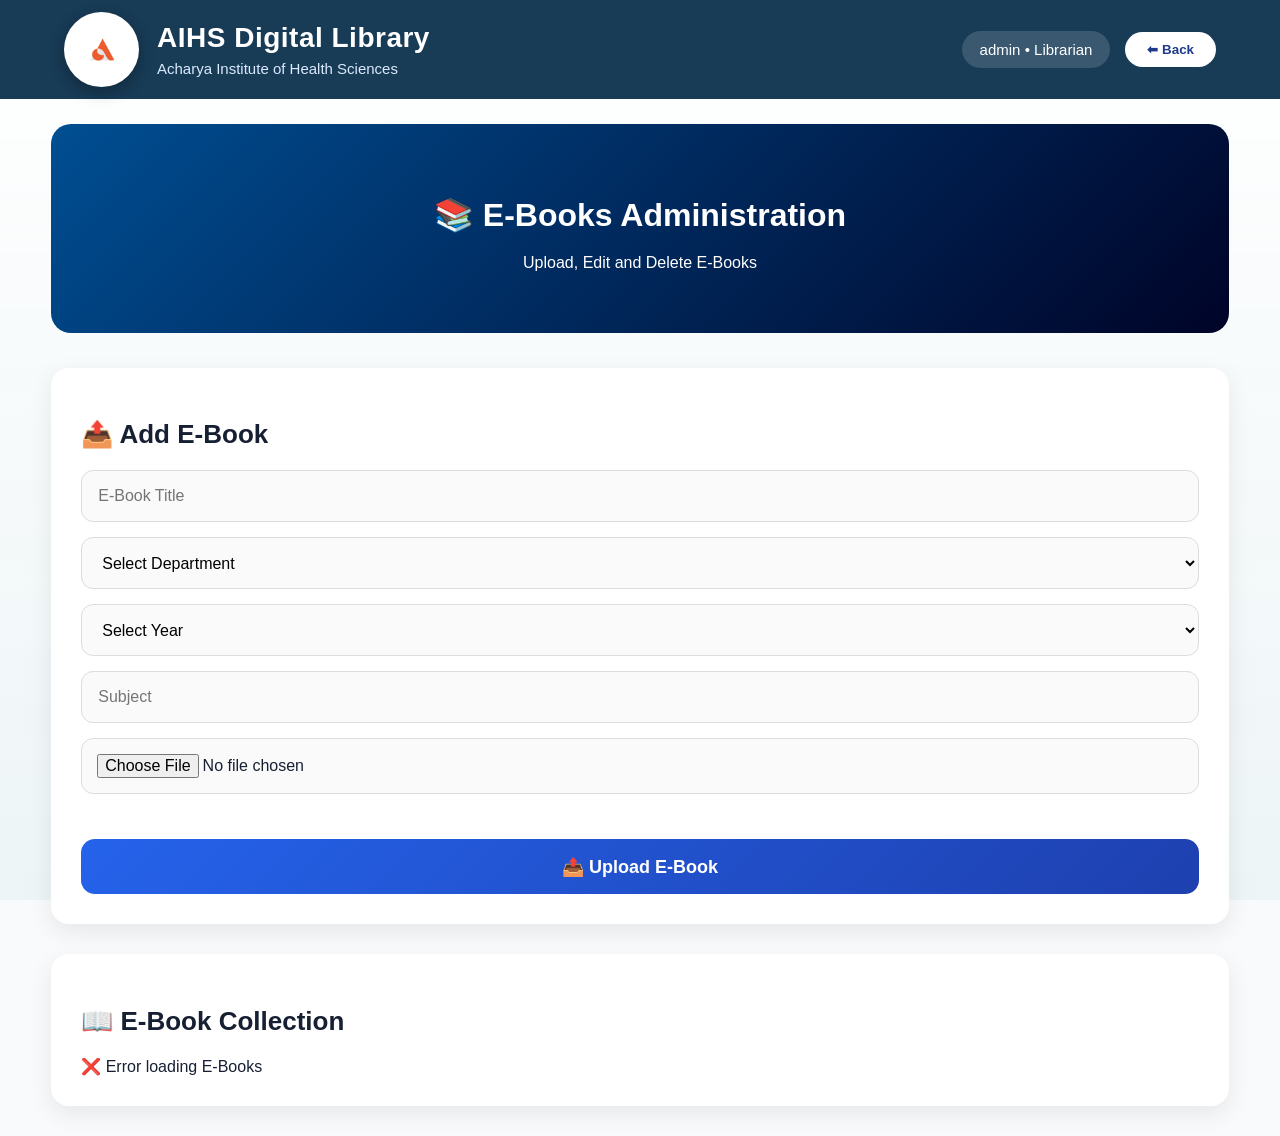
<file: ebooks-admin.html>
<!DOCTYPE html>
<html lang="en">

<head>

<meta charset="UTF-8">

<meta name="viewport" content="width=device-width, initial-scale=1.0">

<title>AIHS E-Books Administration</title>

<link rel="stylesheet" href="styles.css">

</head>


<body>


<header>

<div class="brand">

<img src="logo.jpg" alt="AIHS Logo">

<div>

<strong>
AIHS Digital Library
</strong>

<small>
Acharya Institute of Health Sciences
</small>

</div>

</div>


<div class="userbar">

<span>
admin • Librarian
</span>

<button onclick="backAdministration()">
⬅ Back
</button>

</div>

</header>



<main>


<section class="hero">

<h1>
📚 E-Books Administration
</h1>

<p>
Upload, Edit and Delete E-Books
</p>

</section>



<section class="admin-box">

<h2>
📤 Add E-Book
</h2>


<input
id="title"
placeholder="E-Book Title"
>


<select id="department">

<option value="">
Select Department
</option>

<option>BPT</option>
<option>BMLT</option>
<option>BMIT</option>
<option>MPT</option>
<option>MHA</option>

</select>



<select id="year">

<option value="">
Select Year
</option>

<option>1st Year</option>
<option>2nd Year</option>
<option>3rd Year</option>
<option>4th Year</option>

</select>



<input
id="subject"
placeholder="Subject"
>


<input
id="file"
type="file"
accept=".pdf"
>


<button
class="primary upload-btn"
onclick="uploadEbook()"
>

📤 Upload E-Book

</button>


<div id="msg"></div>

</section>



<section class="admin-box">

<h2>
📖 E-Book Collection
</h2>


<div id="resourceList">

Loading E-Books...

</div>


</section>


</main>



<script src="ebooks-admin.js"></script>

</body>

</html>
</file>
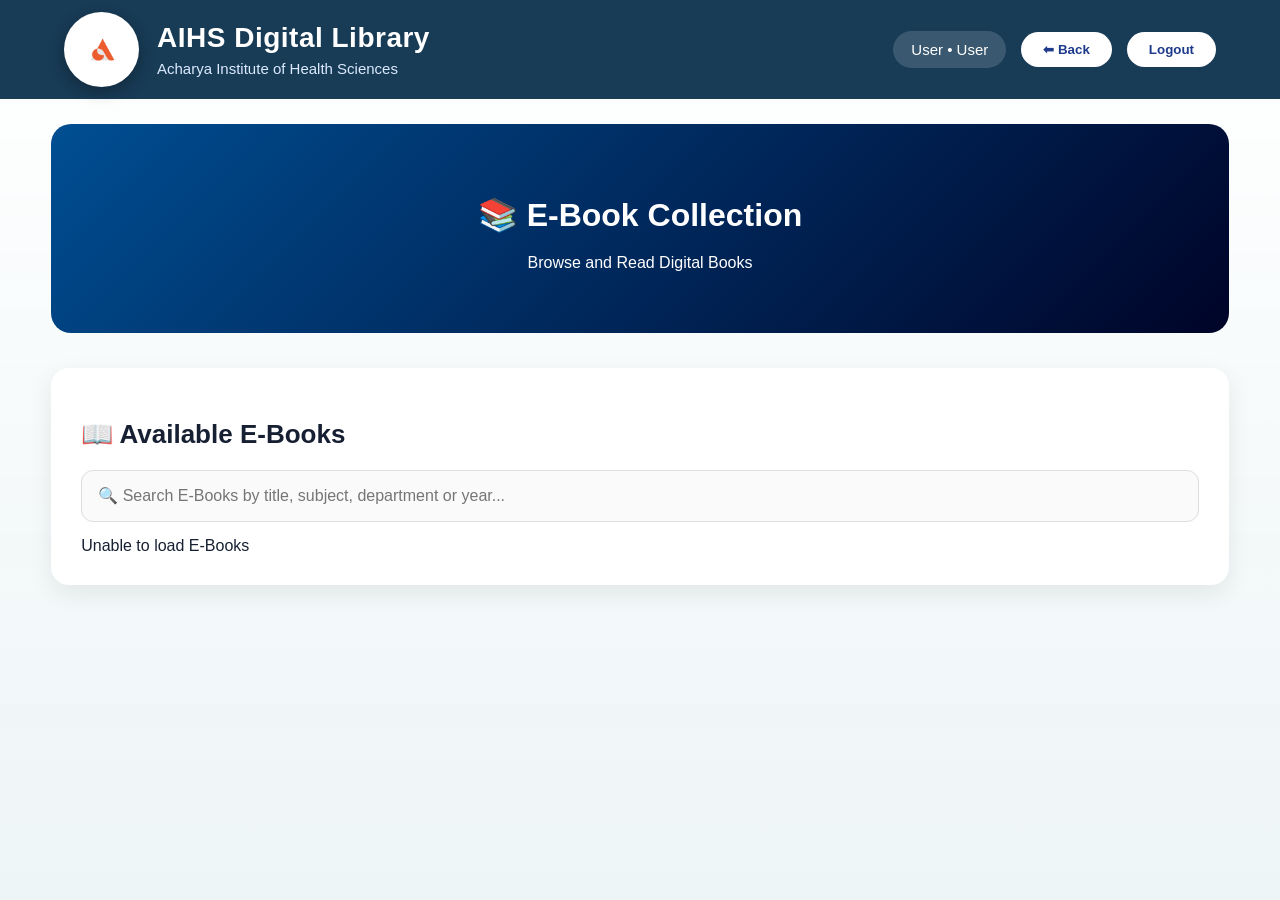
<file: ebooks.html>
<!DOCTYPE html>
<html lang="en">

<head>

<meta charset="UTF-8">
<meta name="viewport" content="width=device-width, initial-scale=1.0">

<title>AIHS E-Book Collection</title>

<link rel="stylesheet" href="styles.css">

</head>


<body>


<!-- ===============================
     HEADER
     =============================== -->

<header>

    <div class="brand">

        <img src="logo.jpg" alt="AIHS Logo">

        <div>

            <strong>
                AIHS Digital Library
            </strong>

            <small>
                Acharya Institute of Health Sciences
            </small>

        </div>

    </div>


    <div class="userbar">

        <span id="userInfo">
            Loading...
        </span>

        <button onclick="backToDashboard()">
            ⬅ Back
        </button>

        <button onclick="logoutUser()">
            Logout
        </button>

    </div>

</header>



<!-- ===============================
     MAIN
     =============================== -->

<main>


    <!-- PAGE TITLE -->

    <section class="hero">

        <h1>
            📚 E-Book Collection
        </h1>

        <p id="pageDescription">
            Loading...
        </p>

    </section>



    <!-- ===============================
         LIBRARIAN UPLOAD SECTION
         =============================== -->

    <section
        id="uploadSection"
        class="admin-box upload-box"
        style="display:none;"
    >

        <h2>
            📤 Upload New E-Book
        </h2>


        <input
            id="title"
            type="text"
            placeholder="Book Title"
        >


        <input
            id="subject"
            type="text"
            placeholder="Subject"
        >


        <select id="department">

            <option value="">
                Select Department
            </option>

            <option value="BPT">
                BPT
            </option>

            <option value="BMLT">
                BMLT
            </option>

            <option value="BMIT">
                BMIT
            </option>

            <option value="MPT">
                MPT
            </option>

            <option value="MHA">
                MHA
            </option>

            <option value="ATOT">
                ATOT
            </option>

        </select>


        <select id="year">

            <option value="">
                Select Year
            </option>

            <option value="1st Year">
                1st Year
            </option>

            <option value="2nd Year">
                2nd Year
            </option>

            <option value="3rd Year">
                3rd Year
            </option>

            <option value="4th Year">
                4th Year
            </option>

        </select>


        <input
            id="file"
            type="file"
            accept="application/pdf,.pdf"
        >


        <button
            class="primary"
            type="button"
            onclick="uploadEbook()"
        >
            📤 Upload E-Book
        </button>


        <div id="msg"></div>

    </section>



    <!-- ===============================
         E-BOOK LIST
         =============================== -->

    <section class="admin-box">

        <h2>
            📖 Available E-Books
        </h2>


        <!-- SEARCH -->

        <input
            id="searchBook"
            type="text"
            placeholder="🔍 Search E-Books by title, subject, department or year..."
            oninput="searchBooks()"
        >


        <!-- RESOURCE LIST -->

        <div id="ebookList">

            Loading...

        </div>

    </section>


</main>



<!-- ===============================
     JAVASCRIPT
     =============================== -->

<script src="ebooks.js"></script>


<script>

/* =================================
   PAGE INITIALIZATION
   ================================= */

document.addEventListener("DOMContentLoaded", function(){

    const user =
        localStorage.getItem("user");

    const role =
        localStorage.getItem("role");


    /* ===============================
       USER INFORMATION
       =============================== */

    const userInfo =
        document.getElementById("userInfo");

    if(userInfo){

        userInfo.textContent =
            (user || "User") +
            " • " +
            (role || "User");

    }


    /* ===============================
       PAGE DESCRIPTION
       =============================== */

    const description =
        document.getElementById("pageDescription");


    if(role === "Librarian"){

        const uploadSection =
            document.getElementById("uploadSection");

        if(uploadSection){

            uploadSection.style.display =
                "block";

        }


        if(description){

            description.textContent =
                "Manage Digital Books - Upload, Edit and Delete";

        }

    }
    else{

        if(description){

            description.textContent =
                "Browse and Read Digital Books";

        }

    }

});


/* =================================
   BACK
   ================================= */

function backToDashboard(){

    const role =
        localStorage.getItem("role");


    /* LIBRARIAN */

    if(role === "Librarian"){

        window.location.href =
            "administration.html";

        return;

    }


    /* STUDENT / STAFF */

    if(role === "Student" || role === "Staff"){

        window.location.href =
            "index.html?dashboard=1";

        return;

    }


    /* NOT LOGGED IN */

    window.location.href =
        "index.html";

}


/* =================================
   LOGOUT
   ================================= */

function logoutUser(){

    localStorage.removeItem("user");

    localStorage.removeItem("token");

    localStorage.removeItem("role");

    window.location.href =
        "index.html";

}

</script>


</body>

</html>
</file>
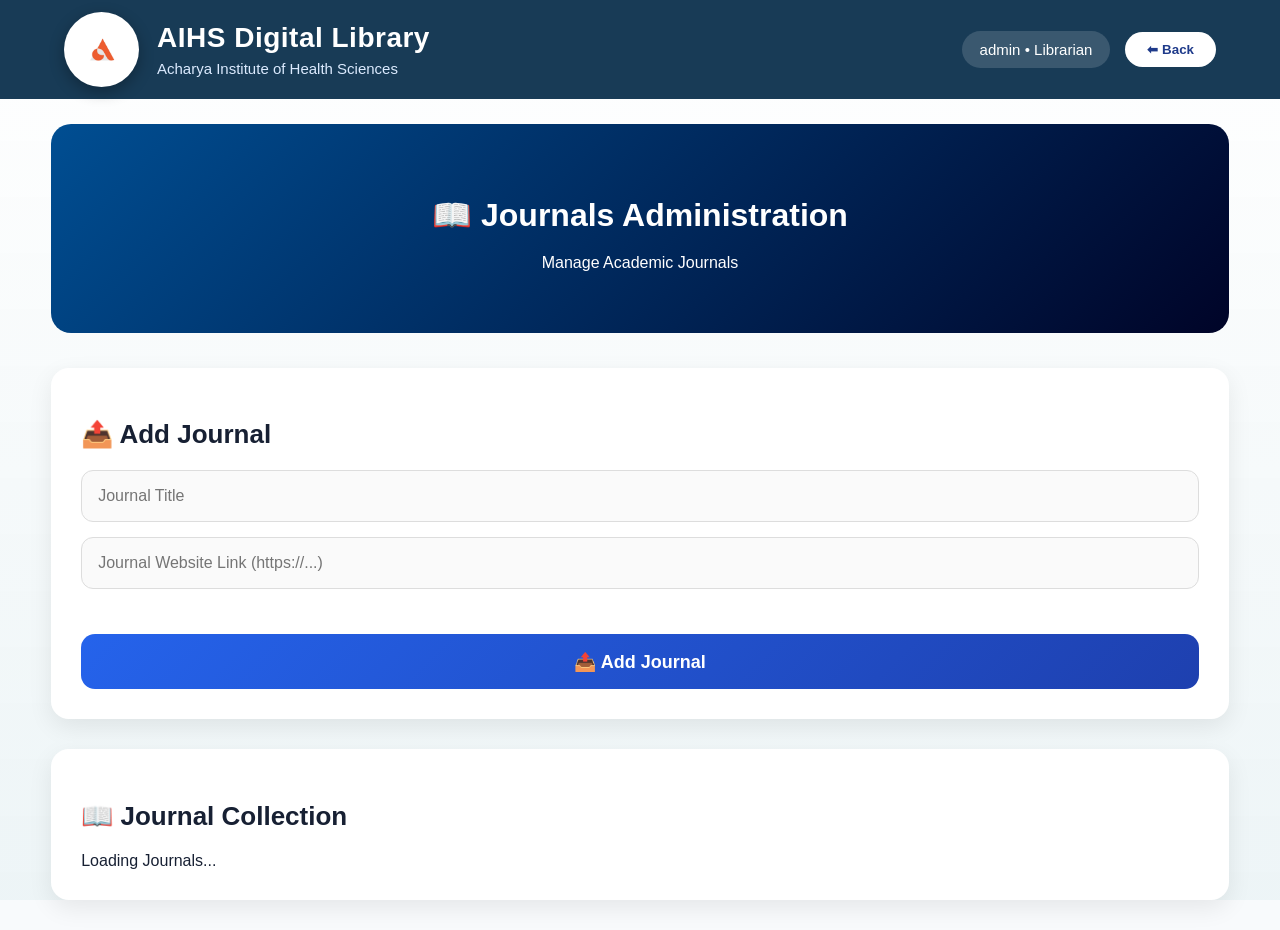
<file: journals-admin.html>
<!DOCTYPE html>
<html lang="en">

<head>

<meta charset="UTF-8">

<meta name="viewport" content="width=device-width, initial-scale=1.0">

<title>
AIHS Journals Administration
</title>

<link rel="stylesheet" href="styles.css">

</head>


<body>


<header>


<div class="brand">

<img src="logo.jpg">


<div>

<strong>
AIHS Digital Library
</strong>


<small>
Acharya Institute of Health Sciences
</small>


</div>

</div>




<div class="userbar">

<span>
admin • Librarian
</span>


<button onclick="backAdministration()">

⬅ Back

</button>


</div>


</header>





<main>


<section class="hero">

<h1>
📖 Journals Administration
</h1>


<p>
Manage Academic Journals
</p>


</section>






<section class="admin-box">


<h2>
📤 Add Journal
</h2>




<input
id="title"
placeholder="Journal Title"
>




<input
id="journalLink"
placeholder="Journal Website Link (https://...)"
>




<button
class="primary upload-btn"
onclick="uploadJournal()">

📤 Add Journal

</button>



<div id="msg"></div>


</section>







<section class="admin-box">


<h2>
📖 Journal Collection
</h2>


<div id="resourceList">

Loading Journals...

</div>


</section>



</main>






<script src="journals-admin.js"></script>


</body>

</html>
</file>
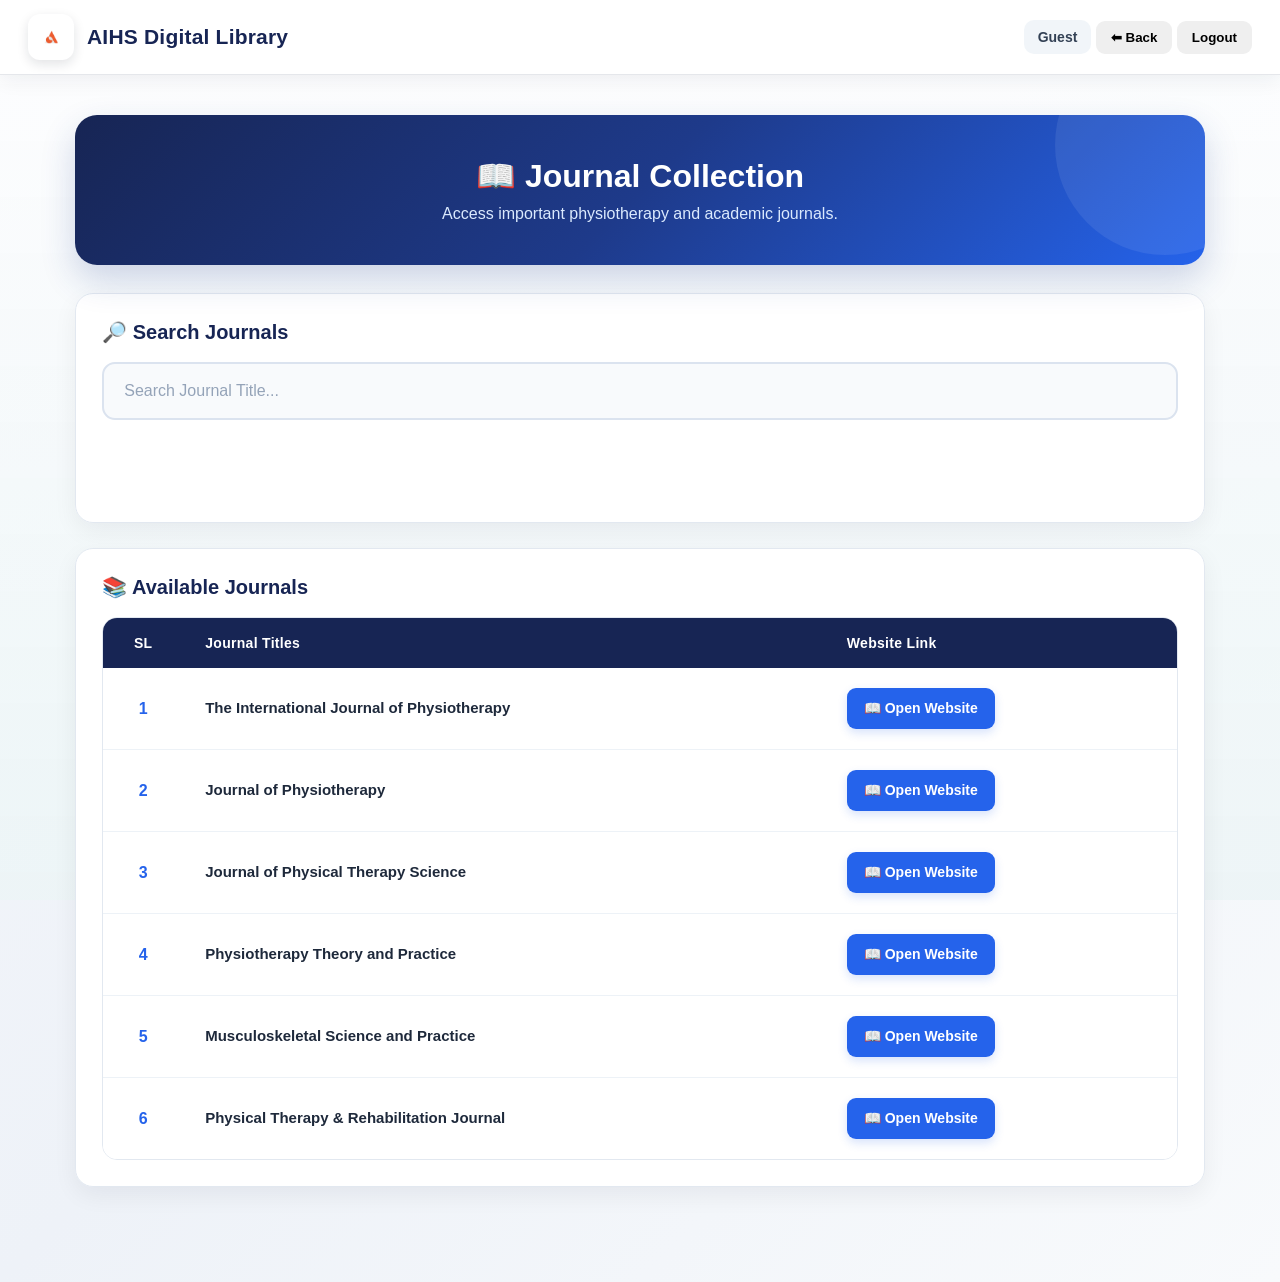
<file: journals.html>
<!DOCTYPE html>
<html lang="en">

<head>
    <meta charset="UTF-8">
    <meta name="viewport" content="width=device-width, initial-scale=1.0">

    <title>AIHS Journal Collection</title>

    <link rel="stylesheet" href="styles.css">
</head>

<body class="collection-page">

<header class="topbar">

    <div class="brand">
        <img src="logo.jpg" alt="AIHS Logo">
        <span>AIHS Digital Library</span>
    </div>

    <div class="header-right">

        <span id="userInfo">
            User
        </span>

        <button onclick="backToDashboard()">
            ⬅ Back
        </button>

        <button onclick="logoutUser()">
            Logout
        </button>

    </div>

</header>


<main class="container">

    <!-- HERO -->

    <section class="hero">

        <h1>📖 Journal Collection</h1>

        <p>
            Access important physiotherapy and academic journals.
        </p>

    </section>


    <!-- SEARCH -->

    <section class="card">

        <h2>🔎 Search Journals</h2>

        <input
            type="text"
            id="searchJournal"
            placeholder="Search Journal Title..."
            oninput="searchJournals()"
        >

    </section>


    <!-- JOURNAL LIST -->

    <section class="card">

        <h2>📚 Available Journals</h2>

        <div class="table-container">

            <table class="resource-table">

                <thead>

                    <tr>

                        <th>SL</th>

                        <th>Journal Titles</th>

                        <th>Website Link</th>

                    </tr>

                </thead>

                <tbody id="journalList">

                    <tr>

                        <td colspan="3">
                            Loading journals...
                        </td>

                    </tr>

                </tbody>

            </table>

        </div>

    </section>

</main>


<script src="journals.js"></script>


<script>

document.addEventListener(
    "DOMContentLoaded",
    function(){

        const user =
            localStorage.getItem("user");

        const role =
            localStorage.getItem("role");


        const userInfo =
            document.getElementById(
                "userInfo"
            );


        if(user){

            userInfo.textContent =
                user + " • " + (role || "");

        }
        else{

            userInfo.textContent =
                "Guest";

        }

    }
);


function backToDashboard(){

    const role =
        localStorage.getItem("role");


    if(role === "Librarian"){

        window.location.href =
            "administration.html";

    }

    else if(
        role === "Student" ||
        role === "Staff"
    ){

        window.location.href =
            "index.html?dashboard=1";

    }

    else{

        window.location.href =
            "index.html";

    }

}


function logoutUser(){

    localStorage.removeItem("user");

    localStorage.removeItem("token");

    localStorage.removeItem("role");


    window.location.href =
        "index.html";

}

</script>

</body>

</html>
</file>
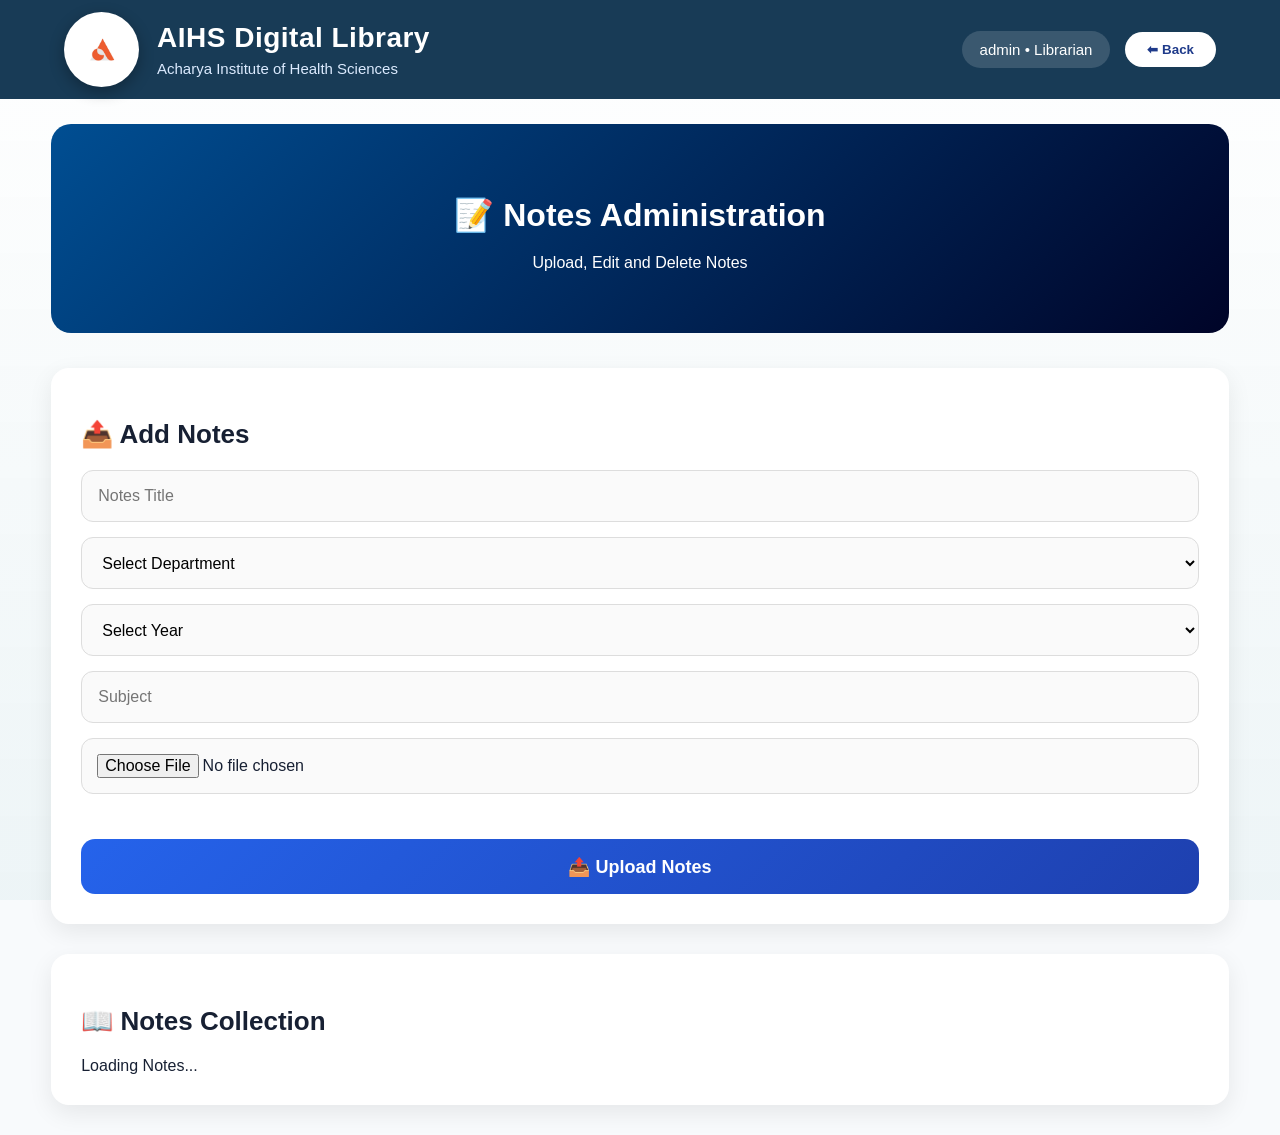
<file: notes-admin.html>
<!DOCTYPE html>
<html lang="en">

<head>

<meta charset="UTF-8">

<meta name="viewport" content="width=device-width, initial-scale=1.0">

<title>AIHS Notes Administration</title>

<link rel="stylesheet" href="styles.css">

</head>


<body>


<header>

<div class="brand">

<img src="logo.jpg" alt="AIHS Logo">

<div>

<strong>
AIHS Digital Library
</strong>

<small>
Acharya Institute of Health Sciences
</small>

</div>

</div>


<div class="userbar">

<span>
admin • Librarian
</span>

<button onclick="backAdministration()">
⬅ Back
</button>

</div>

</header>




<main>


<section class="hero">

<h1>
📝 Notes Administration
</h1>


<p>
Upload, Edit and Delete Notes
</p>


</section>




<section class="admin-box">


<h2>
📤 Add Notes
</h2>



<input
id="title"
placeholder="Notes Title"
>



<select id="department">

<option value="">
Select Department
</option>

<option>BPT</option>
<option>BMLT</option>
<option>BMIT</option>
<option>MPT</option>
<option>MHA</option>
<option>ATOT</option>

</select>




<select id="year">

<option value="">
Select Year
</option>

<option>1st Year</option>
<option>2nd Year</option>
<option>3rd Year</option>
<option>4th Year</option>

</select>




<input
id="subject"
placeholder="Subject"
>




<input
id="file"
type="file"
accept=".pdf"
>




<button
class="primary upload-btn"
onclick="uploadNotes()"
>

📤 Upload Notes

</button>



<div id="msg"></div>


</section>






<section class="admin-box">


<h2>
📖 Notes Collection
</h2>


<div id="resourceList">

Loading Notes...

</div>


</section>



</main>




<script src="notes-admin.js"></script>


</body>

</html>
</file>
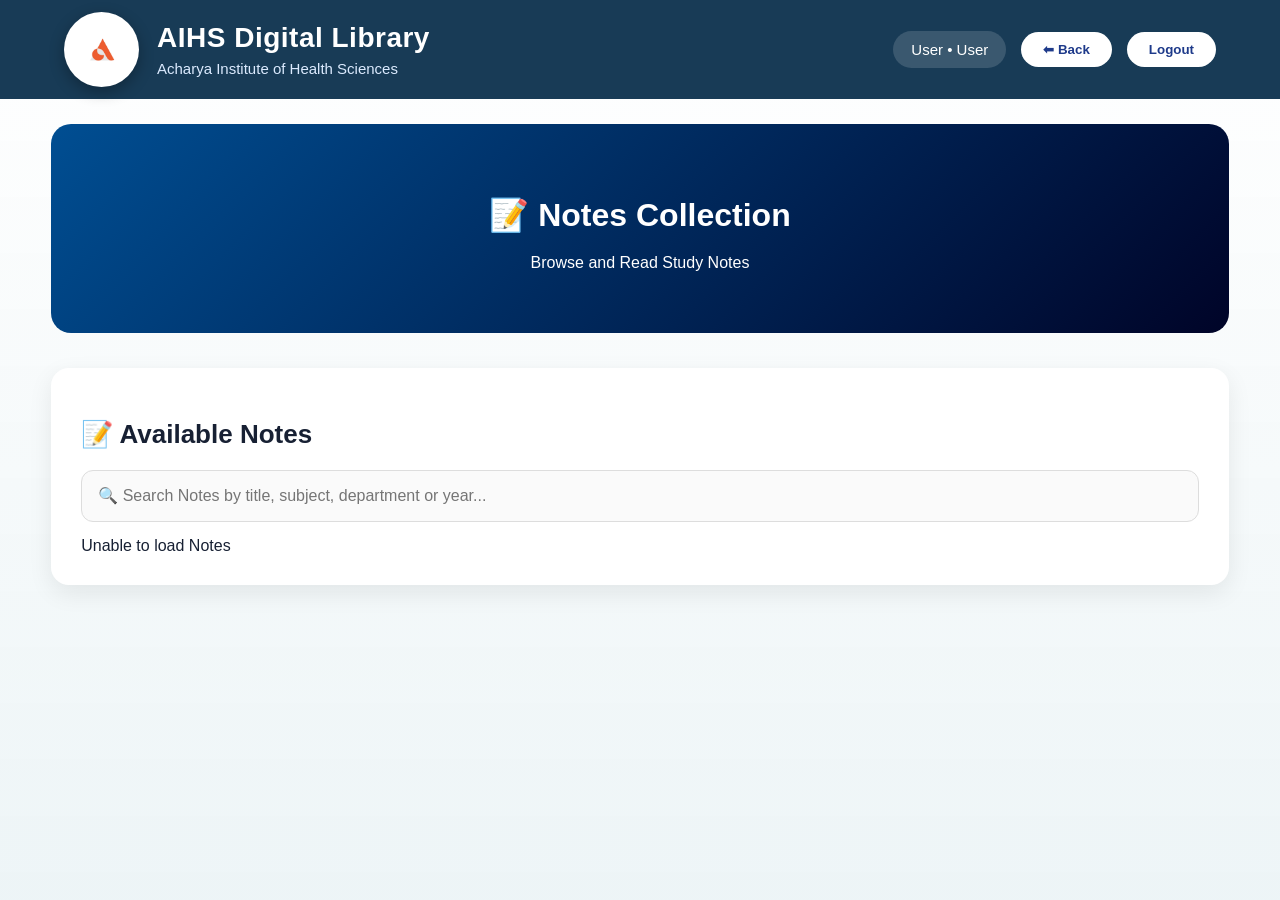
<file: notes.html>
<!DOCTYPE html>
<html lang="en">

<head>

<meta charset="UTF-8">
<meta name="viewport" content="width=device-width, initial-scale=1.0">

<title>AIHS Notes Collection</title>

<link rel="stylesheet" href="styles.css">

</head>


<body>


<header>

    <div class="brand">

        <img src="logo.jpg" alt="AIHS Logo">

        <div>

            <strong>
                AIHS Digital Library
            </strong>

            <small>
                Acharya Institute of Health Sciences
            </small>

        </div>

    </div>


    <div class="userbar">

        <span id="userInfo">
            Loading...
        </span>

        <button onclick="backToDashboard()">
            ⬅ Back
        </button>

        <button onclick="logoutUser()">
            Logout
        </button>

    </div>

</header>



<main>


<section class="hero">

    <h1>
        📝 Notes Collection
    </h1>

    <p id="pageDescription">
        Loading...
    </p>

</section>



<!-- ===============================
     LIBRARIAN UPLOAD
     =============================== -->

<section
    id="uploadSection"
    class="admin-box upload-box"
    style="display:none;"
>

    <h2>
        📤 Upload New Notes
    </h2>


    <input
        id="title"
        type="text"
        placeholder="Notes Title"
    >


    <input
        id="subject"
        type="text"
        placeholder="Subject"
    >


    <select id="department">

        <option value="">
            Select Department
        </option>

        <option value="BPT">BPT</option>
        <option value="BMLT">BMLT</option>
        <option value="BMIT">BMIT</option>
        <option value="MPT">MPT</option>
        <option value="MHA">MHA</option>
        <option value="ATOT">ATOT</option>

    </select>


    <select id="year">

        <option value="">
            Select Year
        </option>

        <option value="1st Year">
            1st Year
        </option>

        <option value="2nd Year">
            2nd Year
        </option>

        <option value="3rd Year">
            3rd Year
        </option>

        <option value="4th Year">
            4th Year
        </option>

    </select>


    <input
        id="file"
        type="file"
        accept="application/pdf,.pdf"
    >


    <button
        class="primary"
        type="button"
        onclick="uploadNotes()"
    >
        📤 Upload Notes
    </button>


    <div id="msg"></div>

</section>



<!-- ===============================
     NOTES LIST
     =============================== -->

<section class="admin-box">

    <h2>
        📝 Available Notes
    </h2>


    <input
        id="searchNotes"
        type="text"
        placeholder="🔍 Search Notes by title, subject, department or year..."
        oninput="searchNotes()"
    >


    <div id="notesList">

        Loading...

    </div>

</section>


</main>



<script src="notes.js"></script>


<script>

document.addEventListener(
    "DOMContentLoaded",
    function(){

        const user =
            localStorage.getItem("user");

        const role =
            localStorage.getItem("role");


        const userInfo =
            document.getElementById("userInfo");


        if(userInfo){

            userInfo.textContent =
                (user || "User") +
                " • " +
                (role || "User");

        }


        const description =
            document.getElementById(
                "pageDescription"
            );


        if(role === "Librarian"){

            document.getElementById(
                "uploadSection"
            ).style.display = "block";


            if(description){

                description.textContent =
                    "Manage Notes - Upload, Edit and Delete";

            }

        }
        else{

            if(description){

                description.textContent =
                    "Browse and Read Study Notes";

            }

        }

    }
);



/* =================================
   BACK
   ================================= */

function backToDashboard(){

    const role =
        localStorage.getItem("role");


    if(role === "Librarian"){

        window.location.href =
            "administration.html";

        return;

    }


    if(
        role === "Student" ||
        role === "Staff"
    ){

        window.location.href =
            "index.html?dashboard=1";

        return;

    }


    window.location.href =
        "index.html";

}



/* =================================
   LOGOUT
   ================================= */

function logoutUser(){

    localStorage.removeItem("user");

    localStorage.removeItem("token");

    localStorage.removeItem("role");

    window.location.href =
        "index.html";

}

</script>


</body>

</html>
</file>
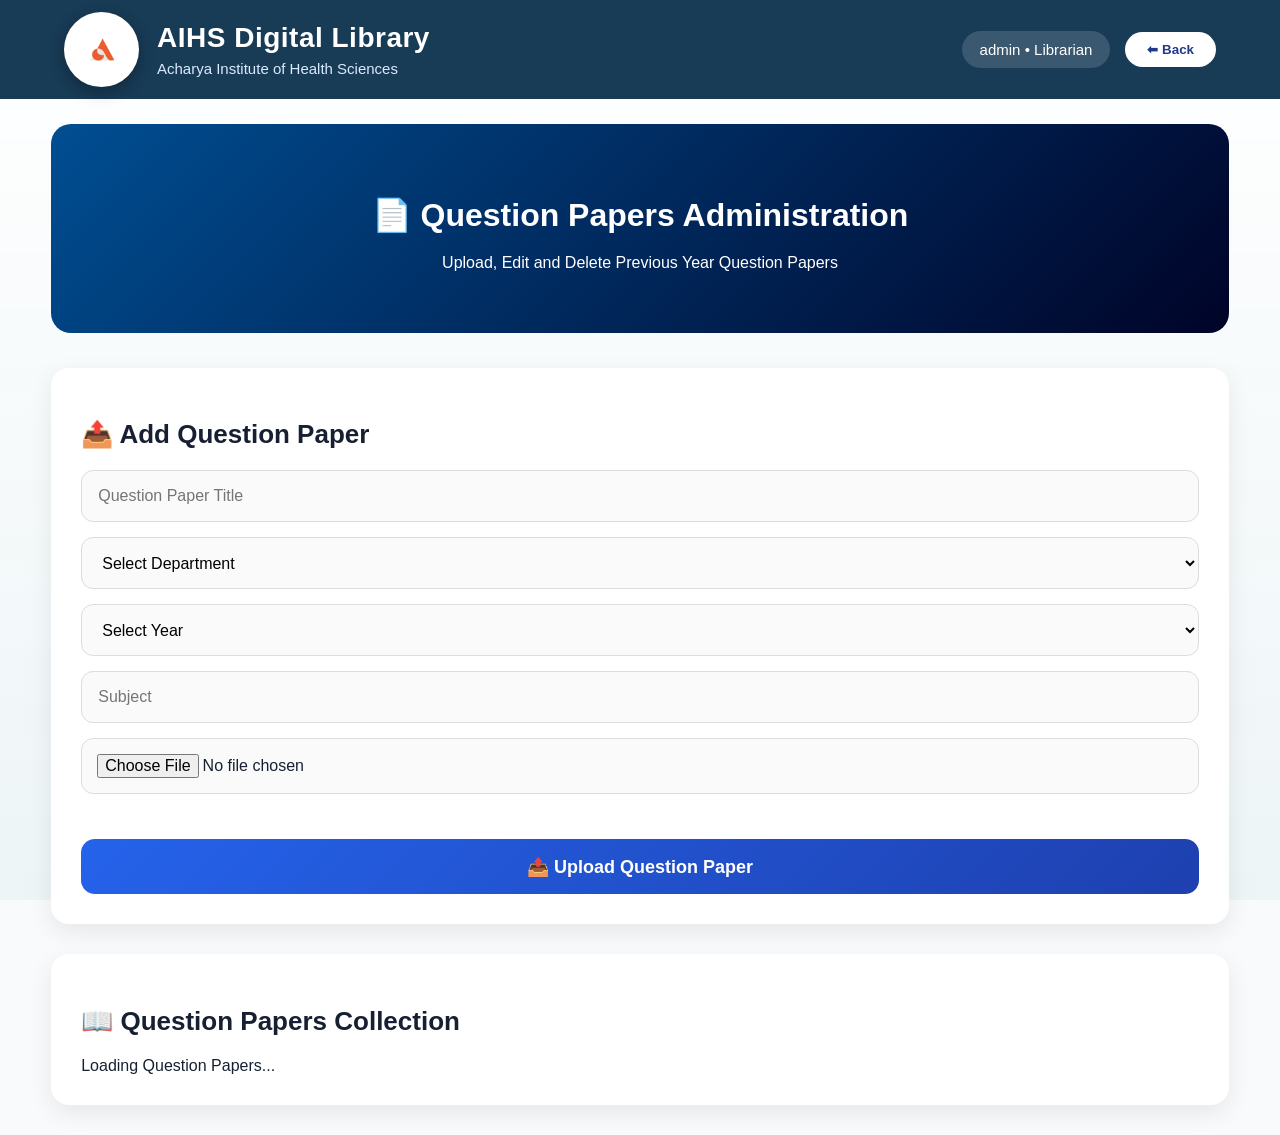
<file: questionpapers-admin.html>
<!DOCTYPE html>
<html lang="en">

<head>

<meta charset="UTF-8">

<meta name="viewport" content="width=device-width, initial-scale=1.0">

<title>
AIHS Question Papers Administration
</title>

<link rel="stylesheet" href="styles.css">

</head>


<body>


<header>

<div class="brand">

<img src="logo.jpg" alt="AIHS Logo">

<div>

<strong>
AIHS Digital Library
</strong>

<small>
Acharya Institute of Health Sciences
</small>

</div>

</div>


<div class="userbar">

<span>
admin • Librarian
</span>


<button onclick="backAdministration()">

⬅ Back

</button>


</div>

</header>





<main>


<section class="hero">


<h1>
📄 Question Papers Administration
</h1>


<p>
Upload, Edit and Delete Previous Year Question Papers
</p>


</section>






<section class="admin-box">


<h2>
📤 Add Question Paper
</h2>



<input
id="title"
placeholder="Question Paper Title"
>




<select id="department">


<option value="">
Select Department
</option>


<option>BPT</option>
<option>BMLT</option>
<option>BMIT</option>
<option>MPT</option>
<option>MHA</option>
<option>ATOT</option>


</select>




<select id="year">


<option value="">
Select Year
</option>


<option>1st Year</option>
<option>2nd Year</option>
<option>3rd Year</option>
<option>4th Year</option>


</select>




<input
id="subject"
placeholder="Subject"
>




<input
id="file"
type="file"
accept=".pdf"
>




<button
class="primary upload-btn"
onclick="uploadQuestionPaper()">

📤 Upload Question Paper

</button>



<div id="msg"></div>


</section>






<section class="admin-box">


<h2>
📖 Question Papers Collection
</h2>


<div id="resourceList">

Loading Question Papers...

</div>


</section>



</main>





<script src="questionpapers-admin.js"></script>


</body>

</html>
</file>
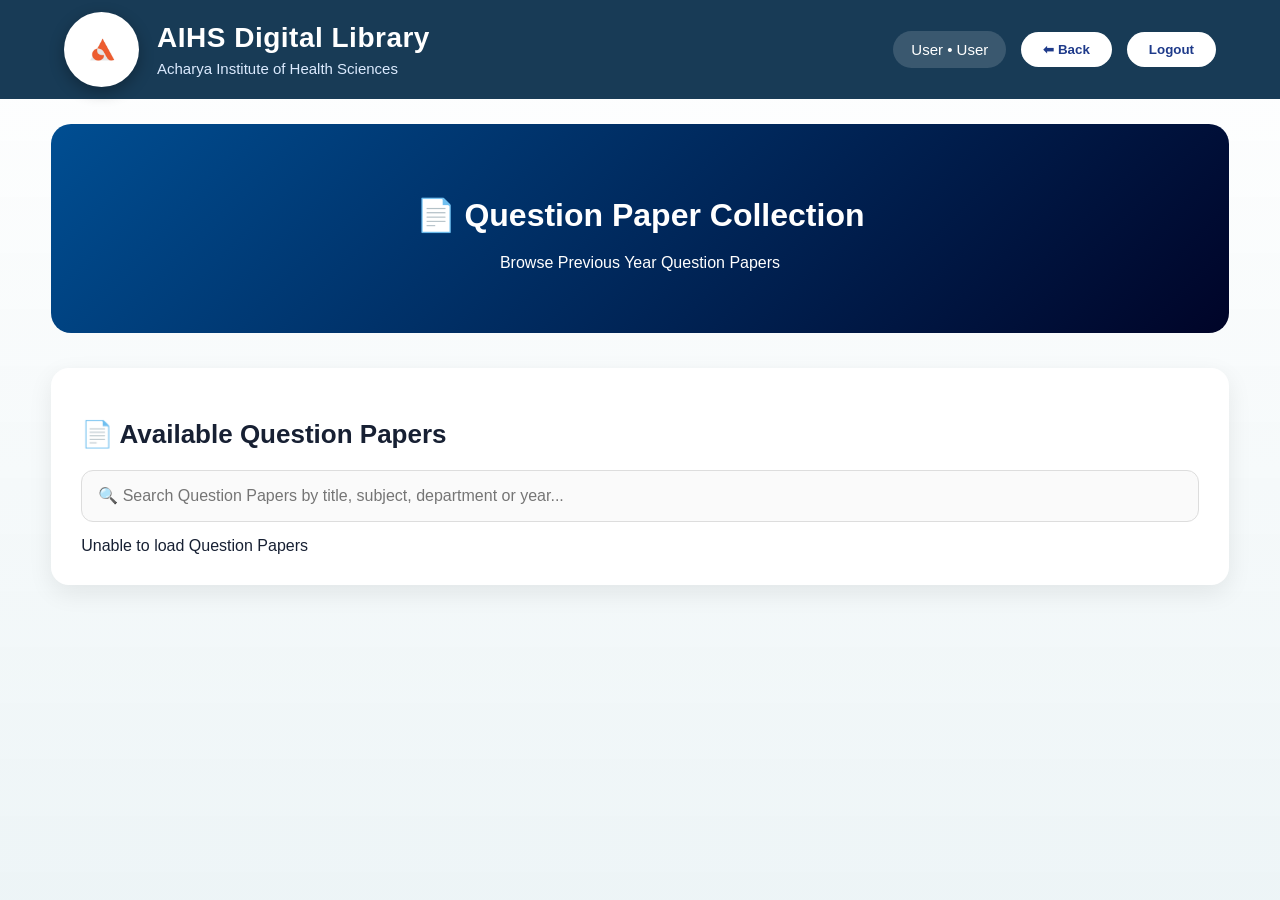
<file: questionpapers.html>
<!DOCTYPE html>
<html lang="en">

<head>

<meta charset="UTF-8">
<meta name="viewport" content="width=device-width, initial-scale=1.0">

<title>AIHS Question Paper Collection</title>

<link rel="stylesheet" href="styles.css">

</head>


<body>


<header>

    <div class="brand">

        <img src="logo.jpg" alt="AIHS Logo">

        <div>

            <strong>
                AIHS Digital Library
            </strong>

            <small>
                Acharya Institute of Health Sciences
            </small>

        </div>

    </div>


    <div class="userbar">

        <span id="userInfo">
            Loading...
        </span>

        <button onclick="backToDashboard()">
            ⬅ Back
        </button>

        <button onclick="logoutUser()">
            Logout
        </button>

    </div>

</header>



<main>


<section class="hero">

    <h1>
        📄 Question Paper Collection
    </h1>

    <p id="pageDescription">
        Loading...
    </p>

</section>



<!-- ===============================
     LIBRARIAN UPLOAD
     =============================== -->

<section
    id="uploadSection"
    class="admin-box upload-box"
    style="display:none;"
>

    <h2>
        📤 Upload New Question Paper
    </h2>


    <input
        id="title"
        type="text"
        placeholder="Question Paper Title"
    >


    <input
        id="subject"
        type="text"
        placeholder="Subject"
    >


    <select id="department">

        <option value="">
            Select Department
        </option>

        <option value="BPT">BPT</option>
        <option value="BMLT">BMLT</option>
        <option value="BMIT">BMIT</option>
        <option value="MPT">MPT</option>
        <option value="MHA">MHA</option>
        <option value="ATOT">ATOT</option>

    </select>


    <select id="year">

        <option value="">
            Select Year
        </option>

        <option value="1st Year">
            1st Year
        </option>

        <option value="2nd Year">
            2nd Year
        </option>

        <option value="3rd Year">
            3rd Year
        </option>

        <option value="4th Year">
            4th Year
        </option>

    </select>


    <input
        id="file"
        type="file"
        accept="application/pdf,.pdf"
    >


    <button
        class="primary"
        type="button"
        onclick="uploadQuestionPaper()"
    >
        📤 Upload Question Paper
    </button>


    <div id="msg"></div>

</section>



<!-- ===============================
     QUESTION PAPER LIST
     =============================== -->

<section class="admin-box">

    <h2>
        📄 Available Question Papers
    </h2>


    <input
        id="searchQuestionPaper"
        type="text"
        placeholder="🔍 Search Question Papers by title, subject, department or year..."
        oninput="searchQuestionPapers()"
    >


    <div id="questionPaperList">

        Loading...

    </div>

</section>


</main>



<script src="questionpapers.js"></script>


<script>

document.addEventListener(
    "DOMContentLoaded",
    function(){

        const user =
            localStorage.getItem("user");

        const role =
            localStorage.getItem("role");


        const userInfo =
            document.getElementById("userInfo");


        if(userInfo){

            userInfo.textContent =
                (user || "User") +
                " • " +
                (role || "User");

        }


        const description =
            document.getElementById(
                "pageDescription"
            );


        if(role === "Librarian"){

            document.getElementById(
                "uploadSection"
            ).style.display = "block";


            if(description){

                description.textContent =
                    "Manage Question Papers - Upload, Edit and Delete";

            }

        }
        else{

            if(description){

                description.textContent =
                    "Browse Previous Year Question Papers";

            }

        }

    }
);



/* =================================
   BACK
   ================================= */

function backToDashboard(){

    const role =
        localStorage.getItem("role");


    if(role === "Librarian"){

        window.location.href =
            "administration.html";

        return;

    }


    if(
        role === "Student" ||
        role === "Staff"
    ){

        window.location.href =
            "index.html?dashboard=1";

        return;

    }


    window.location.href =
        "index.html";

}



/* =================================
   LOGOUT
   ================================= */

function logoutUser(){

    localStorage.removeItem("user");

    localStorage.removeItem("token");

    localStorage.removeItem("role");

    window.location.href =
        "index.html";

}

</script>


</body>

</html>
</file>
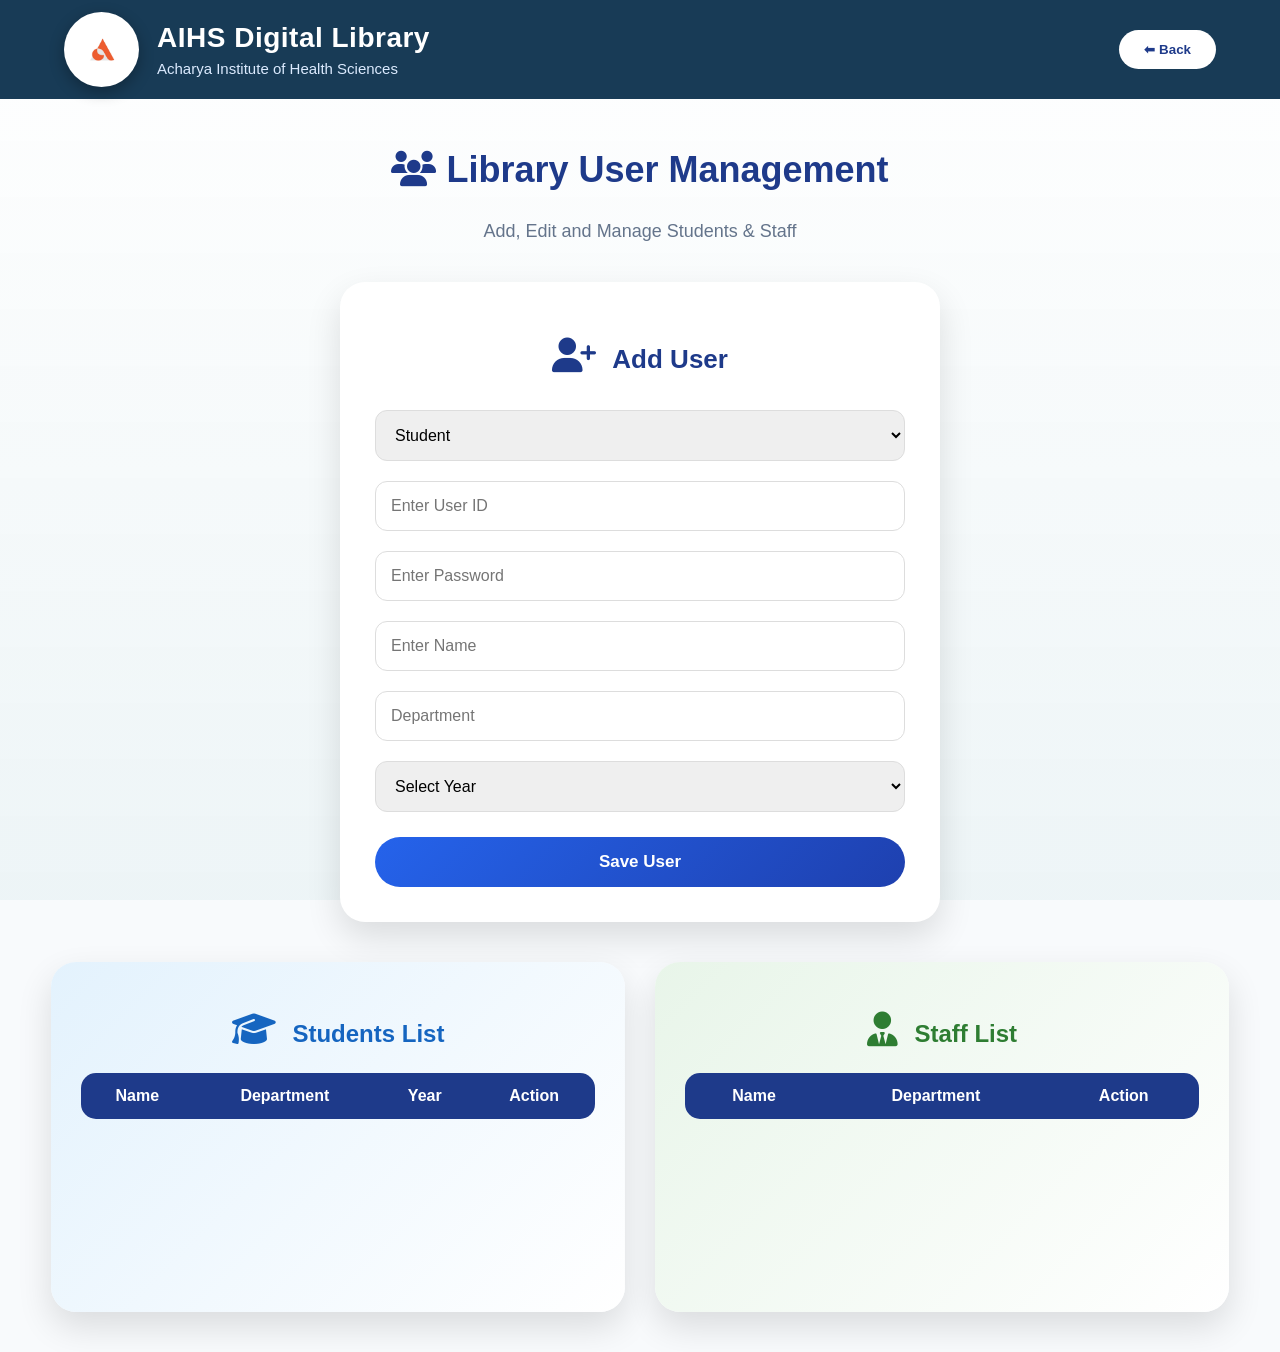
<file: users-admin.html>
<!DOCTYPE html>
<html>

<head>

<title>
AIHS Digital Library - User Management
</title>

<link rel="stylesheet" href="styles.css">

  <link rel="stylesheet" href="https://cdnjs.cloudflare.com/ajax/libs/font-awesome/6.5.1/css/all.min.css">

</head>


<body>


<header>

<div class="brand">

<img src="logo.jpg">

<div>

<strong>
AIHS Digital Library
</strong>

<small>
Acharya Institute of Health Sciences
</small>

</div>

</div>


<button class="back-button" onclick="location.href='administration.html'">
⬅ Back
</button>


</header>




<main>


<section class="admin-title">

<h1>
  <i class="fa-solid fa-users"></i>
Library User Management
</h1>

<p>
Add, Edit and Manage Students & Staff
</p>

</section>





<section class="user-management-box">


<div class="user-form-card">


<h2>
<i class="fa-solid fa-user-plus"></i>
  Add User
</h2>


<select id="userType">

<option value="Student">
Student
</option>

<option value="Staff">
Staff
</option>

</select>



<input 
id="userId"
placeholder="Enter User ID">


<input 
id="password"
placeholder="Enter Password"
type="password">


<input 
id="userName"
placeholder="Enter Name">


<input 
id="department"
placeholder="Department">


<select id="year">

<option value="">
Select Year
</option>

<option value="1st Year">
1st Year
</option>

<option value="2nd Year">
2nd Year
</option>

<option value="3rd Year">
3rd Year
</option>

<option value="4th Year">
4th Year
</option>

</select>


<button onclick="addUser()">

Save User

</button>


</div>




<section class="user-list-container">


<section class="user-list-card student-box">


<h2>
<i class="fa-solid fa-graduation-cap"></i>
Students List
</h2>


<table>

<thead>

<tr>

<th>Name</th>

<th>Department</th>

<th>Year</th>

<th>Action</th>

</tr>

</thead>


<tbody id="studentList">


</tbody>


</table>


</section>




<section class="user-list-card staff-box">


<h2>
<i class="fa-solid fa-user-tie"></i>  
Staff List
</h2>


<table>

<thead>

<tr>

<th>Name</th>

<th>Department</th>

<th>Action</th>

</tr>

</thead>


<tbody id="staffList">


</tbody>


</table>


</section>


</section>


</main>




<script src="users-admin.js"></script>


</body>


</html>
</file>
<file: styles.css>
*{
box-sizing:border-box;
}

html{
scroll-behavior:smooth;
}

body{
margin:0;
font-family:Arial,Helvetica,sans-serif;
color:#172033;
background:#eef3f5;
}


body:before{
content:"";
position:fixed;
inset:0;
background:
linear-gradient(
rgba(255,255,255,.88),
rgba(236,244,246,.94)
),
url("https://images.unsplash.com/photo-1507842217343-583bb7270b66?auto=format&fit=crop&w=1800&q=80")
center/cover;
z-index:-1;
}


.hidden{
display:none!important;
}


/* ================= HEADER ================= */


.public-header{

display:flex;
justify-content:space-between;
align-items:center;

padding:15px 5%;

background:white;

box-shadow:0 5px 20px rgba(0,0,0,.08);

position:sticky;
top:0;

z-index:100;

}


.public-brand{

display:flex;
align-items:center;
gap:15px;

}


.public-brand img{

width:70px;
height:70px;

object-fit:contain;

background:white;

border-radius:10px;

}


.public-brand h1{

margin:0;

font-size:28px;

color:#183b56;

}


.public-brand p{

margin:5px 0;

color:#667085;

}


/* LOGIN BUTTON */


.login-btn{

background:#183b56;

color:white;

border:none;

padding:12px 25px;

border-radius:25px;

font-size:16px;

font-weight:bold;

cursor:pointer;

transition:.3s;

}


.login-btn:hover{

transform:translateY(-3px);

}



/* ================= MENU ================= */


.menu{

display:flex;

gap:20px;

padding:15px 5%;

background:#183b56;

position:sticky;

top:0;

z-index:100;

overflow-x:auto;

}


.menu a{

color:white;

text-decoration:none;

font-weight:600;

white-space:nowrap;

padding:8px 15px;

border-radius:8px;

transition:.3s;

}


.menu a:hover{

background:white;

color:#183b56;

}


/* ================= SEARCH ================= */


.home-search{

width:90%;

max-width:1100px;

margin:30px auto;

background:white;

padding:30px;

border-radius:20px;

box-shadow:0 8px 25px rgba(0,0,0,.08);

text-align:center;

}


.home-search input{

width:100%;

padding:15px;

border-radius:10px;

border:1px solid #ccc;

font-size:16px;

}



/* ================= BOX COMMON ================= */


.home-box,
.notice-box,
.about-box,
.contact-box{

width:90%;

max-width:1100px;

margin:25px auto;

background:white;

padding:30px;

border-radius:20px;

box-shadow:0 8px 25px rgba(0,0,0,.08);

}



/* ================= COLLECTION ================= */


.collection-grid{

display:grid;

grid-template-columns:
repeat(auto-fit,minmax(220px,1fr));

gap:20px;

}



.collection-card{

background:#f8fafc;

padding:25px;

border-radius:18px;

text-align:center;

transition:.3s;

cursor:pointer;

}



.collection-card:hover{

transform:translateY(-8px);

box-shadow:0 15px 30px rgba(0,0,0,.15);

}


.collection-card h1{

font-size:45px;

margin:0;

}


.collection-card h3{

color:#183b56;

}



/* ================= NOTICE ================= */


.notice-box li{

padding:8px;

font-size:16px;

}


/* ================= ABOUT CONTACT ================= */


.about-box h2,
.contact-box h2{

color:#183b56;

}


.about-box p,
.contact-box p{

line-height:1.7;

color:#667085;

}



/* ================= LOGIN POPUP ================= */


.login-overlay{

position:fixed;

inset:0;

background:rgba(0,0,0,.55);

display:flex;

justify-content:flex-end;

align-items:flex-start;

padding:80px 40px;

z-index:1000;

}


.login-card{

width:380px;

background:white;

padding:30px;

border-radius:20px;

box-shadow:0 20px 60px rgba(0,0,0,.3);

text-align:center;

}


.logo{

width:100px;

height:100px;

object-fit:contain;

}


.login-card input{

width:100%;

padding:12px;

margin:6px 0;

border-radius:10px;

border:1px solid #ccc;

}


.role-tabs{

display:flex;

gap:8px;

margin:20px 0;

}


.role{

flex:1;

padding:10px;

border-radius:10px;

border:1px solid #ddd;

background:white;

cursor:pointer;

}


.role.active{

background:#183b56;

color:white;

}



.primary{

width:100%;

padding:13px;

background:#183b56;

color:white;

border:none;

border-radius:10px;

font-weight:bold;

cursor:pointer;

}



/* ================= DASHBOARD ================= */


header{

background:#183b56;

color:white;

padding:12px 5%;

display:flex;

justify-content:space-between;

align-items:center;

}


.brand{

display:flex;

gap:12px;

align-items:center;

}


.brand img{

width:50px;

height:50px;

background:white;

border-radius:8px;

}



main{

width:min(1200px,92%);

margin:25px auto;

}


.hero{

background:white;

padding:30px;

border-radius:20px;

}



/* SEARCH TOOLBAR */


.toolbar{

display:grid;

grid-template-columns:2fr 1fr 1fr 1fr;

gap:10px;

background:white;

padding:15px;

border-radius:15px;

}



.toolbar input,
.toolbar select{

padding:12px;

border-radius:10px;

border:1px solid #ccc;

}



/* RESOURCE CARDS */


.grid{

display:grid;

grid-template-columns:
repeat(auto-fit,minmax(250px,1fr));

gap:20px;

}


.card{

background:white;

padding:20px;

border-radius:18px;

box-shadow:0 8px 25px rgba(0,0,0,.08);

}



/* FOOTER */


.footer{

background:#183b56;

color:white;

text-align:center;

padding:30px;

margin-top:40px;

}



/* MOBILE */


@media(max-width:800px){

.public-header{

flex-direction:column;

gap:15px;

}


.menu{

top:0;

}


.toolbar{

grid-template-columns:1fr;

}


.login-overlay{

padding:50px 20px;

}


.login-card{

width:100%;

}

}

.close-login{

position:absolute;

right:15px;

top:15px;

background:#183b56;

color:white;

border:none;

width:30px;

height:30px;

border-radius:50%;

cursor:pointer;

}


.login-card{

position:relative;

}

.collection-card{
text-decoration:none;
color:#172033;
display:block;
cursor:pointer;
}

.collection-card:hover{
transform:translateY(-5px);
box-shadow:0 10px 25px #ddd;
}

.ebook-logo{
    width:120px;
    height:120px;
    object-fit:contain;
}

.big-search{

width:80%;
max-width:700px;

padding:18px;

font-size:18px;

border-radius:12px;

border:1px solid #ccc;

margin-top:20px;

}

/* =========================
   ADMIN DASHBOARD PREMIUM
========================= */

#adminPanel{
    padding:40px 20px;
}


#adminPanel > h2{
    text-align:center;
    font-size:30px;
    margin-bottom:35px;
    color:#1e3a8a;
}



#adminPanel .collection-grid{

    display:grid;

    grid-template-columns:repeat(auto-fit,minmax(280px,1fr));

    gap:35px;

    max-width:900px;

    margin:auto;

}



#adminPanel .collection-card{

    background:white;

    border-radius:20px;

    padding:35px 25px;

    text-align:center;

    box-shadow:
    0 10px 30px rgba(0,0,0,0.12);

    cursor:pointer;

    transition:0.3s ease;

    border:1px solid #eee;

}



#adminPanel .collection-card:hover{

    transform:translateY(-8px);

    box-shadow:
    0 18px 40px rgba(0,0,0,0.18);

}



#adminPanel .collection-card h1{

    font-size:55px;

    margin-bottom:15px;

}



#adminPanel .collection-card h3{

    font-size:22px;

    color:#123b75;

    margin-bottom:12px;

}



#adminPanel .collection-card p{

    color:#666;

    font-size:16px;

    line-height:1.5;

}

/* =========================
   PREMIUM HEADER DESIGN
========================= */

#appView header{

    background:linear-gradient(
        135deg,
        #0f172a,
        #1e40af
    );

    padding:18px 35px;

    display:flex;

    justify-content:space-between;

    align-items:center;

    color:white;

    box-shadow:
    0 8px 25px rgba(0,0,0,0.25);

}



.brand{

    display:flex;

    align-items:center;

    gap:18px;

}



.brand img{

    width:75px;

    height:75px;

    object-fit:contain;

    background:white;

    padding:6px;

    border-radius:50%;

    box-shadow:
    0 5px 15px rgba(0,0,0,0.3);

}



.brand strong{

    display:block;

    font-size:28px;

    letter-spacing:0.5px;

    color:white;

}



.brand small{

    display:block;

    margin-top:6px;

    font-size:15px;

    color:#dbeafe;

}



.userbar{

    display:flex;

    align-items:center;

    gap:15px;

}



.userbar span{

    background:rgba(255,255,255,0.15);

    padding:10px 18px;

    border-radius:25px;

    font-size:15px;

}



.userbar button{

    background:white;

    color:#1e3a8a;

    border:none;

    padding:10px 22px;

    border-radius:25px;

    font-weight:bold;

    cursor:pointer;

    transition:0.3s;

}



.userbar button:hover{

    transform:scale(1.05);

}

/* ===============================
   ADMIN COLLECTION PAGE PREMIUM
================================ */


body{
    background:#f8fafc;
}


/* Back button */

.back-btn{

    background:#1e3a8a;

    color:white;

    padding:10px 22px;

    border-radius:25px;

    text-decoration:none;

    font-weight:600;

}



/* Page title */

.admin-page-title{

    text-align:center;

    margin:35px 0;

}


.admin-page-title h1{

    font-size:32px;

    color:#1e3a8a;

}


.admin-page-title p{

    color:#64748b;

    font-size:17px;

}



/* Add Resource Card */

#uploadForm,
.upload-box{

    max-width:700px;

    margin:40px auto;

    padding:40px;

    background:white;

    border-radius:25px;

    box-shadow:
    0 15px 40px rgba(0,0,0,0.12);

    border:1px solid #e2e8f0;

}



#uploadForm h2,
#uploadForm h3{

    text-align:center;

    color:#1e3a8a;

    margin-bottom:30px;

}



/* Inputs */

#uploadForm input,
#uploadForm select{

    width:100%;

    padding:14px;

    margin:12px 0;

    border-radius:12px;

    border:1px solid #cbd5e1;

    font-size:16px;

}



#uploadForm input:focus,
#uploadForm select:focus{

    outline:none;

    border-color:#2563eb;

    box-shadow:
    0 0 8px rgba(37,99,235,0.25);

}



/* Upload button */

#uploadForm button{

    width:100%;

    padding:15px;

    margin-top:20px;

    border:none;

    border-radius:30px;

    background:linear-gradient(
    135deg,
    #2563eb,
    #1e40af
    );

    color:white;

    font-size:17px;

    font-weight:bold;

    cursor:pointer;

}



#uploadForm button:hover{

    transform:translateY(-2px);

}



/* Uploaded Resources */

#resources{

    margin-top:40px;

}



#resources .card{

    background:white;

    padding:25px;

    border-radius:18px;

    box-shadow:
    0 8px 25px rgba(0,0,0,0.08);

    margin-bottom:20px;

}

/* Administration Page Premium */


.admin-title{

text-align:center;

margin:50px 0 40px;

}


.admin-title h1{

font-size:36px;

color:#1e3a8a;

}


.admin-title p{

font-size:18px;

color:#64748b;

}



.back-button{

background:white;

color:#1e3a8a;

border:none;

padding:12px 25px;

border-radius:30px;

font-weight:bold;

cursor:pointer;

}



.admin-cards{

max-width:900px;

margin:auto;

gap:45px;

}



.premium-card{

padding:45px 30px;

min-height:260px;

display:flex;

flex-direction:column;

justify-content:center;

align-items:center;

background:white;

border-radius:25px;

box-shadow:
0 15px 35px rgba(0,0,0,0.12);

transition:.3s;

}



.premium-card:hover{

transform:translateY(-8px);

}



.card-icon{

font-size:65px;

margin-bottom:20px;

}



.premium-card h3{

font-size:24px;

color:#1e3a8a;

}



.premium-card p{

color:#64748b;

font-size:16px;

line-height:1.6;

text-align:center;

}

/* ==========================
   COLLECTIONS PREMIUM STYLE
========================== */


.resource-upload-card,
.resource-list-box{

max-width:850px;

margin:40px auto;

padding:40px;

background:white;

border-radius:25px;

box-shadow:
0 15px 40px rgba(0,0,0,0.12);

}



.resource-upload-card h2,
.resource-list-box h2{

text-align:center;

color:#1e3a8a;

font-size:26px;

margin-bottom:30px;

}



.form-grid{

display:grid;

grid-template-columns:1fr 1fr;

gap:20px;

}



.form-grid input,
.form-grid select{

padding:15px;

border-radius:12px;

border:1px solid #cbd5e1;

font-size:16px;

}



.upload-btn{

width:100%;

margin-top:30px;

padding:16px;

border:none;

border-radius:30px;

background:linear-gradient(
135deg,
#2563eb,
#1e40af
);

color:white;

font-size:18px;

font-weight:bold;

cursor:pointer;

}



.upload-btn:hover{

transform:translateY(-3px);

}



#resourceList .card{

background:#f8fafc;

padding:25px;

border-radius:18px;

margin-bottom:20px;

box-shadow:
0 8px 20px rgba(0,0,0,0.08);

}



@media(max-width:700px){

.form-grid{

grid-template-columns:1fr;

}

}

.collection-dashboard{

display:grid;
grid-template-columns:repeat(6,1fr);
gap:25px;
margin:40px auto;
max-width:1200px;

}


/* First row 3 cards */

.collection-dashboard .collection-card:nth-child(1),
.collection-dashboard .collection-card:nth-child(2),
.collection-dashboard .collection-card:nth-child(3){

grid-column:span 2;

}


/* Second row 2 cards */

.collection-dashboard .collection-card:nth-child(4),
.collection-dashboard .collection-card:nth-child(5){

grid-column:span 3;

}



.collection-dashboard .collection-card{


padding:35px 25px;

border-radius:25px;

text-align:center;

background:linear-gradient(
135deg,
#ffffff,
#f1f6ff
);

box-shadow:
0 15px 35px rgba(0,0,0,0.12);

border:1px solid rgba(255,255,255,0.7);

transition:0.3s;

cursor:pointer;

}



.collection-dashboard .collection-card:hover{


transform:translateY(-8px);

box-shadow:
0 20px 45px rgba(0,0,0,0.18);


}



.collection-dashboard h1{

font-size:50px;

margin-bottom:15px;

}



.collection-dashboard h3{

font-size:22px;

color:#123b6d;

margin:10px;

}



.collection-dashboard p{

font-size:17px;

font-weight:600;

color:#555;

}




/* Individual card colors */


.collection-dashboard .collection-card:nth-child(1){

background:
linear-gradient(135deg,#e3f2fd,#ffffff);

}



.collection-dashboard .collection-card:nth-child(2){

background:
linear-gradient(135deg,#fff3e0,#ffffff);

}



.collection-dashboard .collection-card:nth-child(3){

background:
linear-gradient(135deg,#f3e5f5,#ffffff);

}



.collection-dashboard .collection-card:nth-child(4){

background:
linear-gradient(135deg,#e8f5e9,#ffffff);

}



.collection-dashboard .collection-card:nth-child(5){

background:
linear-gradient(135deg,#fffde7,#ffffff);

}




@media(max-width:900px){

.collection-dashboard{

grid-template-columns:1fr;

}


.collection-dashboard .collection-card:nth-child(n){

grid-column:span 1;

}

}

/* ===============================
   ADMIN UPLOAD BOX PREMIUM DESIGN
================================ */

.admin-box{
    background:white;
    padding:30px;
    border-radius:18px;
    margin-bottom:30px;
    box-shadow:0 8px 25px rgba(0,0,0,0.08);
}


.admin-box h2{
    margin-bottom:20px;
    font-size:26px;
}


/* Input Fields */

.admin-box input,
.admin-box select{

    width:100%;
    height:52px;

    padding:0 16px;

    font-size:16px;

    border-radius:12px;

    border:1px solid #ddd;

    margin-bottom:15px;

    background:#fafafa;

}



/* File Upload */

.admin-box input[type="file"]{

    height:auto;

    padding:15px;

}



/* Upload Button */

.upload-btn,
.primary{

    width:100%;

    height:55px;

    font-size:18px;

    border-radius:14px;

    cursor:pointer;

}



/* Resource List Cards */

#resourceList{

    display:grid;

    grid-template-columns:repeat(auto-fit,minmax(320px,1fr));

    gap:25px;

}



.resource-card,
.card{

    background:#ffffff;

    padding:25px;

    border-radius:18px;

    box-shadow:0 6px 20px rgba(0,0,0,0.08);

    min-height:230px;

}



.resource-card h3,
.card h3{

    font-size:20px;

    margin-bottom:15px;

}



/* Edit Delete Buttons */

.card button,
.resource-card button{

    padding:10px 18px;

    border-radius:10px;

    border:none;

    font-size:15px;

    cursor:pointer;

    margin-right:8px;

}



/* ===== FINAL LIBRARY COLLECTION LAYOUT ===== */

.collection-dashboard{

display:grid;
grid-template-columns:repeat(6,1fr);
gap:30px;
max-width:1200px;
margin:40px auto;

}


.collection-dashboard .collection-card:nth-child(1),
.collection-dashboard .collection-card:nth-child(2),
.collection-dashboard .collection-card:nth-child(3){

grid-column:span 2;

}


.collection-dashboard .collection-card:nth-child(4),
.collection-dashboard .collection-card:nth-child(5){

grid-column:span 3;

}



.collection-dashboard .collection-card,
.user-card{

min-height:260px;

padding:35px;

border-radius:25px;

display:flex;
flex-direction:column;
justify-content:center;
align-items:center;

background:white;

text-align:center;

box-shadow:
0 10px 30px rgba(0,0,0,.12);

transition:.3s;

}



.collection-dashboard .collection-card:hover,
.user-card:hover{

transform:translateY(-8px);

}



.card-icon{

font-size:60px;

margin-bottom:20px;

}



.collection-dashboard h3,
.user-card h3{

font-size:24px;

color:#1e3a8a;

}



.collection-dashboard p,
.user-card p{

font-size:16px;

color:#64748b;

}



@media(max-width:900px){

.collection-dashboard{

grid-template-columns:repeat(2,1fr);

}

}



@media(max-width:600px){

.collection-dashboard{

grid-template-columns:1fr;

}

}

/* ===============================
 USER MANAGEMENT PREMIUM
=============================== */


.user-management-box{

max-width:1200px;

margin:auto;

}



.user-form-card{

background:white;

padding:40px;

border-radius:25px;

box-shadow:
0 15px 35px rgba(0,0,0,.12);

margin-bottom:40px;

}



.user-form-card h2{

text-align:center;

color:#1e3a8a;

font-size:28px;

}



.user-form-card input,
.user-form-card select{

width:100%;

padding:15px;

margin:10px 0;

border-radius:12px;

border:1px solid #ddd;

font-size:16px;

}



.user-form-card button{

width:100%;

padding:15px;

border:none;

border-radius:30px;

background:linear-gradient(
135deg,
#2563eb,
#1e40af
);

color:white;

font-size:18px;

font-weight:bold;

cursor:pointer;

}




.user-list-container{

display:grid;

grid-template-columns:1fr 1fr;

gap:30px;

}



.user-list-card{

padding:35px;

border-radius:25px;

min-height:350px;

box-shadow:
0 15px 35px rgba(0,0,0,.12);

}



.student-box{

background:linear-gradient(
135deg,
#e3f2fd,
#ffffff
);

}



.staff-box{

background:linear-gradient(
135deg,
#e8f5e9,
#ffffff
);

}



.user-list-card h2{

text-align:center;

color:#1e3a8a;

margin-bottom:25px;

}



.user-list-card table{

width:100%;

border-collapse:collapse;

}



.user-list-card th{

background:white;

padding:12px;

}



.user-list-card td{

padding:12px;

text-align:center;

background:rgba(255,255,255,.7);

}




.edit-btn{

background:#2563eb;

color:white;

}



.delete-btn{

background:#dc2626;

color:white;

}



.user-list-card button{

border:none;

padding:8px 15px;

border-radius:20px;

cursor:pointer;

margin:3px;

}




@media(max-width:800px){

.user-list-container{

grid-template-columns:1fr;

}

}

/* =====================================
   USER MANAGEMENT PREMIUM DESIGN
===================================== */


.user-management-box{

    max-width:1200px;
    margin:40px auto;

}


/* Add User Card */

.user-form-card{

    background:white;

    max-width:600px;

    margin:0 auto 40px;

    padding:35px;

    border-radius:25px;

    box-shadow:
    0 15px 35px rgba(0,0,0,0.12);

    text-align:center;

}


.user-form-card h2{

    color:#1e3a8a;

    font-size:26px;

    margin-bottom:25px;

}


.user-form-card h2 i{

    font-size:35px;

    margin-right:10px;

}



.user-form-card select,
.user-form-card input{

    width:100%;

    padding:15px;

    margin:10px 0;

    border-radius:12px;

    border:1px solid #ddd;

    font-size:16px;

}


.user-form-card button{

    width:100%;

    padding:15px;

    margin-top:15px;

    border:none;

    border-radius:30px;

    background:linear-gradient(
    135deg,
    #2563eb,
    #1e40af
    );

    color:white;

    font-size:17px;

    font-weight:bold;

    cursor:pointer;

}



.user-form-card button:hover{

    transform:translateY(-3px);

}



/* Students and Staff side by side */


.user-list-container{

    display:grid;

    grid-template-columns:1fr 1fr;

    gap:30px;

}



/* Common List Card */


.user-list-card{

    padding:30px;

    border-radius:25px;

    box-shadow:
    0 15px 35px rgba(0,0,0,0.12);

    background:white;

}



.user-list-card h2{

    text-align:center;

    margin-bottom:25px;

}



.user-list-card h2 i{

    font-size:35px;

    margin-right:10px;

}



/* Student Color */


.student-box{

    background:
    linear-gradient(
    135deg,
    #e3f2fd,
    white
    );

}



.student-box h2{

    color:#1565c0;

}



/* Staff Color */


.staff-box{

    background:
    linear-gradient(
    135deg,
    #e8f5e9,
    white
    );

}



.staff-box h2{

    color:#2e7d32;

}



/* Table Design */


.user-list-card table{

    width:100%;

    border-collapse:collapse;

    background:white;

    border-radius:15px;

    overflow:hidden;

}



.user-list-card th{

    background:#1e3a8a;

    color:white;

    padding:14px;

}



.user-list-card td{

    padding:14px;

    text-align:center;

    border-bottom:1px solid #eee;

}



/* Buttons */


.user-list-card button{

    padding:8px 15px;

    border:none;

    border-radius:10px;

    cursor:pointer;

    margin:3px;

}



.edit-btn{

    background:#2563eb;

    color:white;

}



.delete-btn{

    background:#c62828;

    color:white;

}



/* Mobile */


@media(max-width:800px){

.user-list-container{

grid-template-columns:1fr;

}

}

/* =====================================================
   PREMIUM JOURNAL & DATABASE COLLECTION DESIGN
===================================================== */

.collection-page {
    background:
        linear-gradient(
            135deg,
            #f5f7fb 0%,
            #eef2f8 50%,
            #f8fafc 100%
        );
    min-height: 100vh;
}


/* =========================
   PREMIUM HEADER
========================= */

.collection-page .topbar {
    background: rgba(255, 255, 255, 0.96);
    backdrop-filter: blur(12px);
    border-bottom: 1px solid #e5e7eb;
    box-shadow: 0 4px 20px rgba(15, 23, 42, 0.07);
    padding: 14px 28px;
}


.collection-page .brand {
    gap: 13px;
}


.collection-page .brand img {
    width: 46px;
    height: 46px;
    object-fit: contain;
    border-radius: 12px;
    box-shadow: 0 4px 12px rgba(15, 23, 42, 0.12);
}


.collection-page .brand span {
    font-size: 21px;
    font-weight: 700;
    color: #172554;
    letter-spacing: 0.2px;
}


.collection-page .header-right {
    gap: 10px;
}


.collection-page #userInfo {
    background: #f1f5f9;
    color: #334155;
    padding: 9px 14px;
    border-radius: 10px;
    font-size: 14px;
    font-weight: 600;
}


.collection-page .header-right button {
    border: none;
    border-radius: 9px;
    padding: 9px 15px;
    cursor: pointer;
    font-weight: 600;
    transition: 0.2s ease;
}


.collection-page .header-right button:hover {
    transform: translateY(-1px);
}


/* =========================
   MAIN CONTAINER
========================= */

.collection-page .container {
    max-width: 1180px;
    margin: auto;
    padding: 40px 24px 70px;
}


/* =========================
   PREMIUM HERO
========================= */

.collection-page .hero {
    background:
        linear-gradient(
            135deg,
            #172554,
            #1e3a8a,
            #2563eb
        );
    color: white;
    border-radius: 22px;
    padding: 42px 40px;
    margin-bottom: 28px;
    box-shadow:
        0 15px 35px rgba(30, 58, 138, 0.20);
    position: relative;
    overflow: hidden;
}


.collection-page .hero::after {
    content: "";
    position: absolute;
    width: 220px;
    height: 220px;
    right: -70px;
    top: -80px;
    border-radius: 50%;
    background: rgba(255,255,255,0.08);
}


.collection-page .hero h1 {
    margin: 0 0 10px;
    font-size: 32px;
    font-weight: 750;
    position: relative;
    z-index: 1;
}


.collection-page .hero p {
    margin: 0;
    color: #dbeafe;
    font-size: 16px;
    position: relative;
    z-index: 1;
}


/* =========================
   PREMIUM CARDS
========================= */

.collection-page .card {
    background: rgba(255,255,255,0.96);
    border: 1px solid #e2e8f0;
    border-radius: 18px;
    padding: 26px;
    margin-bottom: 25px;
    box-shadow:
        0 8px 25px rgba(15, 23, 42, 0.06);
}


.collection-page .card h2 {
    margin-top: 0;
    margin-bottom: 18px;
    color: #172554;
    font-size: 20px;
}


/* =========================
   LARGE SEARCH BOX
========================= */

.collection-page #searchJournal,
.collection-page #searchDatabase {
    width: 100%;
    box-sizing: border-box;
    height: 58px;
    padding: 0 20px;
    border: 2px solid #dbe3ef;
    border-radius: 13px;
    background: #f8fafc;
    color: #1e293b;
    font-size: 16px;
    outline: none;
    transition: all 0.2s ease;
}


.collection-page #searchJournal::placeholder,
.collection-page #searchDatabase::placeholder {
    color: #94a3b8;
}


.collection-page #searchJournal:focus,
.collection-page #searchDatabase:focus {
    background: white;
    border-color: #2563eb;
    box-shadow:
        0 0 0 4px rgba(37, 99, 235, 0.10);
}


/* =========================
   TABLE WRAPPER
========================= */

.collection-page .table-container {
    width: 100%;
    overflow-x: auto;
    border: 1px solid #e2e8f0;
    border-radius: 15px;
}


/* =========================
   PREMIUM TABLE
========================= */

.collection-page .resource-table {
    width: 100%;
    border-collapse: separate;
    border-spacing: 0;
    min-width: 700px;
    background: white;
}


.collection-page .resource-table thead th {
    background: #172554;
    color: white;
    padding: 17px 22px;
    text-align: left;
    font-size: 14px;
    font-weight: 700;
    letter-spacing: 0.3px;
    white-space: nowrap;
}


.collection-page .resource-table thead th:first-child {
    text-align: center;
    width: 80px;
}


.collection-page .resource-table tbody td {
    padding: 20px 22px;
    border-bottom: 1px solid #edf2f7;
    color: #334155;
    font-size: 15px;
    line-height: 1.5;
    vertical-align: middle;
}


/* SL NUMBER */

.collection-page .resource-table tbody td:first-child {
    text-align: center;
    font-weight: 700;
    color: #2563eb;
    font-size: 16px;
}


/* TITLE */

.collection-page .resource-table tbody td:nth-child(2) {
    font-weight: 600;
    color: #1e293b;
    min-width: 350px;
}


/* ROW HOVER */

.collection-page .resource-table tbody tr {
    transition: 0.2s ease;
}


.collection-page .resource-table tbody tr:hover {
    background: #f8fbff;
}


.collection-page .resource-table tbody tr:last-child td {
    border-bottom: none;
}


/* =========================
   WEBSITE BUTTON
========================= */

.collection-page .website-link {
    display: inline-flex;
    align-items: center;
    justify-content: center;
    gap: 7px;
    background: #2563eb;
    color: white !important;
    text-decoration: none;
    padding: 10px 17px;
    border-radius: 9px;
    font-size: 14px;
    font-weight: 600;
    white-space: nowrap;
    transition: all 0.2s ease;
    box-shadow:
        0 4px 10px rgba(37, 99, 235, 0.18);
}


.collection-page .website-link:hover {
    background: #1d4ed8;
    transform: translateY(-2px);
    box-shadow:
        0 7px 16px rgba(37, 99, 235, 0.25);
}


/* =========================
   MOBILE
========================= */

@media (max-width: 700px) {

    .collection-page .topbar {
        padding: 12px 15px;
    }


    .collection-page .brand span {
        font-size: 17px;
    }


    .collection-page .brand img {
        width: 40px;
        height: 40px;
    }


    .collection-page .header-right {
        gap: 5px;
    }


    .collection-page #userInfo {
        display: none;
    }


    .collection-page .header-right button {
        padding: 8px 10px;
        font-size: 12px;
    }


    .collection-page .container {
        padding: 25px 14px 50px;
    }


    .collection-page .hero {
        padding: 30px 24px;
        border-radius: 18px;
    }


    .collection-page .hero h1 {
        font-size: 26px;
    }


    .collection-page .card {
        padding: 18px;
        border-radius: 15px;
    }


    .collection-page #searchJournal,
    .collection-page #searchDatabase {
        height: 55px;
        font-size: 15px;
    }


    .collection-page .resource-table {
        min-width: 650px;
    }

}

/* =====================================================
   LIBRARY ACTIVITIES
===================================================== */

.activities-grid {
    display: grid;
    grid-template-columns: repeat(2, 1fr);
    gap: 24px;
    margin-top: 20px;
}

.activity-card {
    background: #ffffff;
    border: 1px solid #e2e8f0;
    border-radius: 18px;
    padding: 24px;
    display: flex;
    gap: 20px;
    align-items: flex-start;
    box-shadow: 0 8px 24px rgba(15, 23, 42, 0.06);
    transition: all 0.25s ease;
}

.activity-card:hover {
    transform: translateY(-3px);
    box-shadow: 0 14px 30px rgba(15, 23, 42, 0.10);
}

.activity-icon {
    width: 58px;
    height: 58px;
    min-width: 58px;
    border-radius: 15px;
    background: #eff6ff;
    display: flex;
    align-items: center;
    justify-content: center;
    font-size: 30px;
}

.activity-content {
    flex: 1;
}

.activity-content h3 {
    margin: 0 0 8px;
    color: #172554;
    font-size: 20px;
    font-weight: 700;
}

.activity-content p {
    margin: 0 0 16px;
    color: #64748b;
    font-size: 14px;
    line-height: 1.6;
}

.activity-list {
    display: flex;
    flex-direction: column;
    gap: 9px;
}

.activity-list > div {
    background: #f8fafc;
    border: 1px solid #e5e7eb;
    border-radius: 10px;
    padding: 11px 13px;
    color: #334155;
    font-size: 14px;
}

.activity-list > div:hover {
    background: #f1f5f9;
}


/* =====================================================
   LIBRARY BEST USERS
===================================================== */

.best-user-item {
    display: flex;
    align-items: center;
    justify-content: space-between;
    gap: 12px;
}

.best-user-name {
    font-weight: 600;
    color: #1e293b;
}

.best-user-count {
    font-size: 12px;
    font-weight: 600;
    color: #2563eb;
    background: #dbeafe;
    padding: 5px 9px;
    border-radius: 20px;
}


/* =====================================================
   LIBRARY EVENT ITEM
===================================================== */

.library-event-item {
    display: flex;
    flex-direction: column;
    gap: 4px;
}

.library-event-title {
    font-weight: 600;
    color: #1e293b;
}

.library-event-date {
    font-size: 12px;
    color: #64748b;
}


/* =====================================================
   MOBILE
===================================================== */

@media (max-width: 750px) {

    .activities-grid {
        grid-template-columns: 1fr;
        gap: 18px;
    }

    .activity-card {
        padding: 20px;
        gap: 15px;
    }

    .activity-icon {
        width: 50px;
        height: 50px;
        min-width: 50px;
        font-size: 25px;
    }

    .activity-content h3 {
        font-size: 18px;
    }

}

/* =====================================================
   LIBRARIAN - LIBRARY ACTIVITIES
===================================================== */

.admin-activities {
    margin-top: 42px;
    padding: 30px;
    background: #ffffff;
    border: 1px solid #e2e8f0;
    border-radius: 22px;
    box-shadow: 0 10px 30px rgba(15, 23, 42, 0.07);
}

.admin-activities-header {
    margin-bottom: 24px;
}

.admin-activities-header h2 {
    margin: 0 0 8px;
    color: #172554;
    font-size: 25px;
    font-weight: 750;
}

.admin-activities-header p {
    margin: 0;
    color: #64748b;
    font-size: 14px;
}


/* =====================================================
   ACTIVITY GRID
===================================================== */

.admin-activities-grid {
    display: grid;
    grid-template-columns: repeat(2, minmax(0, 1fr));
    gap: 24px;
}


/* =====================================================
   ACTIVITY CARD
===================================================== */

.admin-activity-card {
    display: flex;
    align-items: flex-start;
    gap: 18px;

    background: linear-gradient(
        135deg,
        #f8fbff 0%,
        #ffffff 100%
    );

    border: 1px solid #dbe5f0;
    border-radius: 18px;

    padding: 24px;

    min-height: 190px;

    transition:
        transform 0.25s ease,
        box-shadow 0.25s ease,
        border-color 0.25s ease;
}

.admin-activity-card:hover {
    transform: translateY(-3px);

    border-color: #bfdbfe;

    box-shadow:
        0 12px 28px rgba(30, 64, 175, 0.10);
}


/* =====================================================
   ACTIVITY ICON
===================================================== */

.admin-activity-icon {
    width: 58px;
    height: 58px;
    min-width: 58px;

    display: flex;
    align-items: center;
    justify-content: center;

    background: #eff6ff;

    border-radius: 15px;

    font-size: 30px;

    box-shadow:
        inset 0 0 0 1px #dbeafe;
}


/* =====================================================
   ACTIVITY CONTENT
===================================================== */

.admin-activity-content {
    flex: 1;
    min-width: 0;
}

.admin-activity-content h3 {
    margin: 0 0 7px;

    color: #172554;

    font-size: 19px;
    font-weight: 700;
}

.admin-activity-content > p {
    margin: 0 0 16px;

    color: #64748b;

    font-size: 13px;

    line-height: 1.6;
}


/* =====================================================
   ACTIVITY LIST
===================================================== */

.admin-activity-list {
    display: flex;
    flex-direction: column;
    gap: 9px;

    max-height: 260px;

    overflow-y: auto;
}


/* =====================================================
   BEST USERS / EVENT ITEMS
===================================================== */

.admin-activity-list .userBox {
    background: #ffffff;

    border: 1px solid #e5e7eb;

    border-radius: 10px;

    padding: 12px 14px;

    margin: 0;

    color: #334155;

    font-size: 13px;

    line-height: 1.6;
}

.admin-activity-list .userBox h3 {
    margin: 0 0 5px;

    font-size: 14px;

    color: #1e3a8a;
}

.admin-activity-list .userBox:hover {
    background: #f8fafc;

    border-color: #bfdbfe;
}


/* =====================================================
   SCROLLBAR
===================================================== */

.admin-activity-list::-webkit-scrollbar {
    width: 6px;
}

.admin-activity-list::-webkit-scrollbar-track {
    background: #f1f5f9;
    border-radius: 10px;
}

.admin-activity-list::-webkit-scrollbar-thumb {
    background: #cbd5e1;
    border-radius: 10px;
}


/* =====================================================
   MOBILE
===================================================== */

@media (max-width: 800px) {

    .admin-activities {
        padding: 20px;
        margin-top: 30px;
        border-radius: 18px;
    }

    .admin-activities-header h2 {
        font-size: 22px;
    }

    .admin-activities-grid {
        grid-template-columns: 1fr;
        gap: 18px;
    }

    .admin-activity-card {
        padding: 20px;
    }

}

@media (max-width: 500px) {

    .admin-activities {
        padding: 16px;
    }

    .admin-activity-card {
        gap: 13px;
        padding: 17px;
    }

    .admin-activity-icon {
        width: 48px;
        height: 48px;
        min-width: 48px;
        font-size: 25px;
    }

    .admin-activity-content h3 {
        font-size: 17px;
    }

}

/* =====================================================
   ADMIN LIBRARY EVENTS
===================================================== */

.admin-event-add-btn {
    border: none;
    background: #2563eb;
    color: #ffffff;

    padding: 10px 16px;

    border-radius: 9px;

    font-size: 13px;
    font-weight: 600;

    cursor: pointer;

    margin-bottom: 16px;

    transition: 0.2s ease;
}

.admin-event-add-btn:hover {
    background: #1d4ed8;
    transform: translateY(-1px);
}


.admin-event-item {
    display: flex;
    align-items: flex-start;
    justify-content: space-between;

    gap: 16px;

    background: #ffffff;

    border: 1px solid #e2e8f0;

    border-radius: 12px;

    padding: 15px;

    margin-bottom: 10px;
}


.admin-event-info {
    flex: 1;
}


.admin-event-info h4 {
    margin: 0 0 6px;

    color: #172554;

    font-size: 15px;
}


.admin-event-meta {
    color: #2563eb;

    font-size: 12px;

    font-weight: 600;

    margin-bottom: 7px;
}


.admin-event-info p {
    margin: 0;

    color: #64748b;

    font-size: 13px;

    line-height: 1.5;
}


.admin-event-actions {
    display: flex;

    gap: 7px;

    flex-shrink: 0;
}


.admin-event-actions button {
    border: none;

    padding: 7px 10px;

    border-radius: 7px;

    background: #eff6ff;

    color: #1d4ed8;

    font-size: 12px;

    font-weight: 600;

    cursor: pointer;
}


.admin-event-actions .event-delete-btn {
    background: #fef2f2;

    color: #dc2626;
}


.admin-empty-event {
    background: #f8fafc;

    border: 1px dashed #cbd5e1;

    border-radius: 10px;

    padding: 15px;

    text-align: center;

    color: #64748b;

    font-size: 13px;
}


/* =====================================================
   EVENT MODAL
===================================================== */

.event-modal {
    position: fixed;

    inset: 0;

    background: rgba(15, 23, 42, 0.55);

    display: flex;

    align-items: center;

    justify-content: center;

    padding: 20px;

    z-index: 9999;
}


.event-modal.hidden {
    display: none;
}


.event-modal-box {
    width: 100%;

    max-width: 520px;

    background: #ffffff;

    border-radius: 18px;

    padding: 25px;

    box-shadow:
        0 25px 60px rgba(15, 23, 42, 0.25);
}


.event-modal-header {
    display: flex;

    align-items: center;

    justify-content: space-between;

    margin-bottom: 20px;
}


.event-modal-header h2 {
    margin: 0;

    color: #172554;

    font-size: 21px;
}


.event-close-btn {
    border: none;

    background: #f1f5f9;

    color: #475569;

    width: 34px;
    height: 34px;

    border-radius: 8px;

    cursor: pointer;

    font-size: 16px;
}


.event-modal-box label {
    display: block;

    margin: 14px 0 6px;

    color: #334155;

    font-size: 13px;

    font-weight: 600;
}


.event-modal-box input,
.event-modal-box select,
.event-modal-box textarea {
    width: 100%;

    box-sizing: border-box;

    border: 1px solid #cbd5e1;

    border-radius: 9px;

    padding: 11px 12px;

    font-size: 14px;

    outline: none;
}


.event-modal-box input:focus,
.event-modal-box select:focus,
.event-modal-box textarea:focus {
    border-color: #2563eb;

    box-shadow:
        0 0 0 3px rgba(37, 99, 235, 0.10);
}


.event-form-actions {
    display: flex;

    gap: 10px;

    margin-top: 20px;
}


.event-form-actions button {
    border: none;

    border-radius: 9px;

    padding: 11px 18px;

    cursor: pointer;

    font-weight: 600;
}


#eventSaveBtn {
    background: #2563eb;

    color: #ffffff;
}


.event-cancel-btn {
    background: #f1f5f9;

    color: #334155;
}


.event-form-msg {
    margin-top: 12px;

    font-size: 13px;

    color: #2563eb;
}


/* =====================================================
   MOBILE
===================================================== */

@media (max-width: 600px) {

    .admin-event-item {
        flex-direction: column;
    }

    .admin-event-actions {
        width: 100%;
    }

    .admin-event-actions button {
        flex: 1;
    }

    .event-modal-box {
        padding: 20px;
    }

}

/* ==============================
   BEST USERS TABLE
============================== */


.best-users-table{

    width:100%;
    border-collapse:collapse;
    margin-top:15px;
    background:white;
    border-radius:12px;
    overflow:hidden;

}



.best-users-table th{

    background:#2563eb;
    color:white;
    padding:12px;
    text-align:left;
    font-size:14px;

}



.best-users-table td{

    padding:12px;
    border-bottom:1px solid #e5e7eb;
    color:#334155;
    font-size:14px;

}



.best-users-table tr:hover{

    background:#f8fafc;

}



.best-users-table th:first-child,
.best-users-table td:first-child{

    width:40%;
    font-weight:600;

}

#publicResources{

display:flex;
gap:15px;
flex-wrap:wrap;

}


.latest-item{

background:white;
padding:12px 18px;
border-radius:10px;
box-shadow:0 2px 8px #ddd;

}

/* =========================================
   PREMIUM ABOUT LIBRARY
   ========================================= */

.about-library-section {
    margin-top: 45px;
    margin-bottom: 45px;
}


/* SECTION TITLE */

.about-library-section .section-title {
    text-align: center;
    margin-bottom: 30px;
}

.about-library-section .section-title h2 {
    margin: 0 0 8px;

    color: #0f2a5f;

    font-size: 30px;
    font-weight: 800;

    letter-spacing: -0.5px;
}

.about-library-section .section-title p {
    margin: 0;

    color: #64748b;

    font-size: 14px;
}


/* =========================================
   THREE CARDS
   ========================================= */

.about-cards-grid {
    display: grid;

    grid-template-columns:
        repeat(2, minmax(0, 1fr));

    gap: 26px;
}


/* =========================================
   PREMIUM CARD
   ========================================= */

.about-premium-card {
    position: relative;

    overflow: hidden;

    background: #ffffff;

    border-radius: 22px;

    padding: 27px;

    border: 1px solid #dbe4f0;

    box-shadow:
        0 12px 35px rgba(15, 42, 95, 0.08);

    transition:
        transform 0.25s ease,
        box-shadow 0.25s ease,
        border-color 0.25s ease;
}

.about-premium-card:hover {
    transform: translateY(-5px);

    border-color: #93c5fd;

    box-shadow:
        0 20px 45px rgba(15, 42, 95, 0.13);
}


/* TOP COLOR STRIPE */

.about-premium-card::before {
    content: "";

    position: absolute;

    top: 0;
    left: 0;
    right: 0;

    height: 5px;

    background: linear-gradient(
        90deg,
        #1d4ed8,
        #38bdf8
    );
}


/* =========================================
   CARD HEADER
   ========================================= */

.premium-card-top {
    display: flex;

    align-items: center;

    gap: 16px;

    margin-bottom: 23px;
}


.premium-icon {
    width: 58px;
    height: 58px;

    min-width: 58px;

    display: flex;

    align-items: center;
    justify-content: center;

    border-radius: 16px;

    font-size: 28px;

    box-shadow:
        0 7px 18px rgba(15, 23, 42, 0.08);
}


.timing-icon {
    background: #e0f2fe;
}


.resource-icon {
    background: #dbeafe;
}


.rules-icon {
    background: #ede9fe;
}


.premium-card-top h3 {
    margin: 0 0 6px;

    color: #102a56;

    font-size: 20px;

    font-weight: 750;
}


.card-label {
    display: block;

    color: #64748b;

    font-size: 10px;

    font-weight: 800;

    letter-spacing: 0.8px;
}


/* =========================================
   TIMINGS CARD
   ========================================= */

.timing-card {
    background:
        linear-gradient(
            145deg,
            #ffffff 0%,
            #f0f9ff 100%
        );
}


.timing-highlight {
    padding: 18px;

    margin-bottom: 13px;

    background:
        linear-gradient(
            135deg,
            #eff6ff,
            #e0f2fe
        );

    border: 1px solid #bfdbfe;

    border-radius: 15px;
}


.timing-small {
    display: block;

    margin-bottom: 4px;

    color: #64748b;

    font-size: 11px;

    font-weight: 700;

    text-transform: uppercase;

    letter-spacing: 0.7px;
}


.timing-highlight strong {
    display: block;

    color: #1d4ed8;

    font-size: 25px;

    font-weight: 800;
}


.timing-day,
.timing-holiday {
    display: flex;

    align-items: center;

    gap: 12px;

    padding: 13px 14px;

    margin-top: 9px;

    background: rgba(255,255,255,0.85);

    border: 1px solid #e2e8f0;

    border-radius: 12px;
}


.timing-day > span,
.timing-holiday > span {
    font-size: 20px;
}


.timing-day strong,
.timing-holiday strong {
    display: block;

    color: #334155;

    font-size: 13px;
}


.timing-day small,
.timing-holiday small {
    display: block;

    margin-top: 3px;

    color: #64748b;

    font-size: 12px;
}


.timing-holiday {
    background: #fff7ed;

    border-color: #fed7aa;
}


.timing-holiday strong {
    color: #9a3412;
}


/* =========================================
   RESOURCE CARD
   ========================================= */

.resource-card {
    background:
        linear-gradient(
            145deg,
            #ffffff 0%,
            #f8fbff 100%
        );
}


.department-list {
    display: flex;

    flex-direction: column;

    gap: 8px;
}


.department-row {
    display: flex;

    align-items: center;

    justify-content: space-between;

    gap: 15px;

    padding: 11px 13px;

    background: #f8fafc;

    border: 1px solid #e5e7eb;

    border-radius: 10px;

    color: #334155;

    font-size: 13px;
}


.department-row span {
    line-height: 1.4;
}


.department-row strong {
    flex-shrink: 0;

    color: #2563eb;

    background: #dbeafe;

    padding: 5px 9px;

    border-radius: 20px;

    font-size: 12px;
}


.total-books {
    display: flex;

    align-items: center;

    justify-content: space-between;

    margin-top: 13px;

    padding: 14px 15px;

    background:
        linear-gradient(
            135deg,
            #1e3a8a,
            #2563eb
        );

    border-radius: 12px;

    color: #ffffff;

    font-size: 14px;

    font-weight: 700;
}


.total-books strong {
    font-size: 19px;
}


/* =========================================
   RULES CARD
   ========================================= */

.rules-card {

    grid-column: 1 / -1;

    background:
        linear-gradient(
            145deg,
            #ffffff 0%,
            #faf8ff 100%
        );
}


.rules-card::before {
    background:
        linear-gradient(
            90deg,
            #7c3aed,
            #a855f7
        );
}


.rules-list {
    display: grid;

    grid-template-columns:
        repeat(2, minmax(0, 1fr));

    gap: 10px;
}


.rule-row {
    display: flex;

    align-items: center;

    gap: 12px;

    min-height: 48px;

    padding: 10px 12px;

    background: #ffffff;

    border: 1px solid #e5e7eb;

    border-radius: 11px;

    color: #334155;

    font-size: 15px;

    line-height: 1.45;

    transition:
        background 0.2s ease,
        border-color 0.2s ease,
        transform 0.2s ease;
}


.rule-row:hover {
    background: #f5f3ff;

    border-color: #c4b5fd;

    transform: translateX(2px);
}


.rule-number {
    display: flex;

    align-items: center;
    justify-content: center;

    width: 32px;
    height: 32px;

    min-width: 32px;

    background: #ede9fe;

    color: #6d28d9;

    border-radius: 9px;

    font-size: 10px;

    font-weight: 800;
}


/* =========================================
   RESPONSIVE
   ========================================= */

@media (max-width: 850px) {

    .about-cards-grid {
        grid-template-columns: 1fr;
    }

    .rules-card {
        grid-column: auto;
    }

    .rules-list {
        grid-template-columns: 1fr;
    }

}


@media (max-width: 500px) {

    .about-library-section {
        margin-top: 30px;
    }

    .about-library-section .section-title h2 {
        font-size: 25px;
    }

    .about-premium-card {
        padding: 20px;

        border-radius: 18px;
    }

    .premium-card-top {
        gap: 12px;
    }

    .premium-icon {
        width: 50px;
        height: 50px;

        min-width: 50px;

        font-size: 24px;
    }

    .premium-card-top h3 {
        font-size: 18px;
    }

    .timing-highlight strong {
        font-size: 21px;
    }

    .department-row {
        font-size: 12px;
    }

}

/* =========================================
   PREMIUM LIBRARY COLLECTIONS
   ========================================= */

.collections-section {
    margin-top: 45px;
    margin-bottom: 45px;
}


.collections-section .section-title {
    text-align: center;
    margin-bottom: 30px;
}

.collections-section .section-title h2 {
    margin: 0 0 8px;

    color: #102a56;

    font-size: 30px;
    font-weight: 800;
}

.collections-section .section-title p {
    margin: 0;

    color: #64748b;

    font-size: 14px;
}


/* GRID */

.collections-grid {
    display: grid;

    grid-template-columns:
        repeat(5, minmax(0, 1fr));

    gap: 18px;
}


/* CARD */

.collection-card {
    position: relative;

    min-height: 230px;

    padding: 24px 20px;

    border-radius: 20px;

    border: 1px solid transparent;

    cursor: pointer;

    overflow: hidden;

    display: flex;

    flex-direction: column;

    justify-content: space-between;

    box-shadow:
        0 10px 28px rgba(15, 23, 42, 0.07);

    transition:
        transform 0.28s ease,
        box-shadow 0.28s ease,
        border-color 0.28s ease;
}


.collection-card:hover {
    transform: translateY(-7px);

    box-shadow:
        0 20px 40px rgba(15, 23, 42, 0.13);
}


/* TOP DECORATIVE GLOW */

.collection-card::after {
    content: "";

    position: absolute;

    width: 100px;
    height: 100px;

    right: -35px;
    top: -35px;

    border-radius: 50%;

    background: rgba(255,255,255,0.45);
}


/* =========================================
   DIFFERENT CARD COLORS
   ========================================= */


/* BLUE */

.collection-ebooks {
    background:
        linear-gradient(
            145deg,
            #eff6ff,
            #dbeafe
        );

    border-color: #bfdbfe;
}

.collection-ebooks .collection-icon {
    background: #2563eb;
}


/* PURPLE */

.collection-papers {
    background:
        linear-gradient(
            145deg,
            #f5f3ff,
            #ede9fe
        );

    border-color: #ddd6fe;
}

.collection-papers .collection-icon {
    background: #7c3aed;
}


/* GREEN */

.collection-notes {
    background:
        linear-gradient(
            145deg,
            #ecfdf5,
            #d1fae5
        );

    border-color: #a7f3d0;
}

.collection-notes .collection-icon {
    background: #059669;
}


/* ORANGE */

.collection-journals {
    background:
        linear-gradient(
            145deg,
            #fff7ed,
            #ffedd5
        );

    border-color: #fed7aa;
}

.collection-journals .collection-icon {
    background: #ea580c;
}


/* CYAN */

.collection-databases {
    background:
        linear-gradient(
            145deg,
            #ecfeff,
            #cffafe
        );

    border-color: #a5f3fc;
}

.collection-databases .collection-icon {
    background: #0891b2;
}


/* =========================================
   PREMIUM ICON
   ========================================= */

.collection-icon {
    position: relative;
    z-index: 2;

    width: 62px;
    height: 62px;

    display: flex;

    align-items: center;
    justify-content: center;

    border-radius: 18px;

    color: #ffffff;

    font-size: 30px;

    box-shadow:
        0 8px 18px rgba(15, 23, 42, 0.16);

    transition:
        transform 0.28s ease;
}


.collection-card:hover .collection-icon {
    transform:
        scale(1.08)
        rotate(-3deg);
}


/* =========================================
   CONTENT
   ========================================= */

.collection-content {
    position: relative;
    z-index: 2;
}


.collection-content h3 {
    margin: 18px 0 7px;

    color: #102a56;

    font-size: 19px;

    font-weight: 800;
}


.collection-content p {
    margin: 0;

    color: #475569;

    font-size: 13px;

    line-height: 1.55;

    min-height: 40px;
}


.collection-link {
    display: inline-block;

    margin-top: 16px;

    color: #1d4ed8;

    font-size: 12px;

    font-weight: 750;
}


/* =========================================
   RESPONSIVE
   ========================================= */

@media (max-width: 1100px) {

    .collections-grid {
        grid-template-columns:
            repeat(3, minmax(0, 1fr));
    }

}


@media (max-width: 700px) {

    .collections-grid {
        grid-template-columns:
            repeat(2, minmax(0, 1fr));

        gap: 14px;
    }

    .collection-card {
        min-height: 210px;

        padding: 20px 17px;
    }

}


@media (max-width: 480px) {

    .collections-grid {
        grid-template-columns: 1fr;
    }

    .collection-card {
        min-height: 180px;
    }

}

/* =========================================
   PREMIUM LATEST RESOURCES BAR
   ========================================= */

.latest-resources-section {
    margin-top: 45px;
    margin-bottom: 45px;
}


.latest-resources-section .section-title {
    text-align: center;
    margin-bottom: 25px;
}

.latest-resources-section .section-title h2 {
    margin: 0 0 8px;

    color: #102a56;

    font-size: 30px;
    font-weight: 800;
}

.latest-resources-section .section-title p {
    margin: 0;

    color: #64748b;

    font-size: 14px;
}


/* =========================================
   MAIN BAR
   ========================================= */

.latest-resource-bar {
    position: relative;

    display: flex;
    align-items: center;

    gap: 22px;

    padding: 25px 30px;

    min-height: 105px;

    background:
        linear-gradient(
            110deg,
            #0f2a5f 0%,
            #1d4ed8 55%,
            #2563eb 100%
        );

    border-radius: 22px;

    cursor: pointer;

    overflow: hidden;

    box-shadow:
        0 15px 35px rgba(30, 64, 175, 0.20);

    transition:
        transform 0.28s ease,
        box-shadow 0.28s ease;
}


.latest-resource-bar:hover {
    transform: translateY(-4px);

    box-shadow:
        0 22px 45px rgba(30, 64, 175, 0.28);
}


/* DECORATIVE CIRCLES */

.latest-resource-bar::before {
    content: "";

    position: absolute;

    width: 180px;
    height: 180px;

    right: 70px;
    top: -100px;

    border-radius: 50%;

    background: rgba(255,255,255,0.08);
}


.latest-resource-bar::after {
    content: "";

    position: absolute;

    width: 110px;
    height: 110px;

    right: 190px;
    bottom: -75px;

    border-radius: 50%;

    background: rgba(255,255,255,0.06);
}


/* =========================================
   ICON
   ========================================= */

.latest-resource-icon {
    position: relative;
    z-index: 2;

    width: 65px;
    height: 65px;

    min-width: 65px;

    display: flex;
    align-items: center;
    justify-content: center;

    background: rgba(255,255,255,0.16);

    border: 1px solid rgba(255,255,255,0.22);

    border-radius: 18px;

    font-size: 31px;

    box-shadow:
        inset 0 0 15px rgba(255,255,255,0.08);
}


/* =========================================
   CONTENT
   ========================================= */

.latest-resource-content {
    position: relative;
    z-index: 2;

    flex: 1;
}


.latest-resource-label {
    display: inline-block;

    margin-bottom: 5px;

    color: #bfdbfe;

    font-size: 10px;

    font-weight: 800;

    letter-spacing: 1.2px;
}


.latest-resource-content h3 {
    margin: 0 0 5px;

    color: #ffffff;

    font-size: 21px;

    font-weight: 800;
}


.latest-resource-content p {
    margin: 0;

    color: #dbeafe;

    font-size: 13px;

    line-height: 1.5;
}


/* =========================================
   ARROW
   ========================================= */

.latest-resource-arrow {
    position: relative;
    z-index: 2;

    width: 48px;
    height: 48px;

    min-width: 48px;

    display: flex;
    align-items: center;
    justify-content: center;

    background: rgba(255,255,255,0.14);

    border: 1px solid rgba(255,255,255,0.20);

    border-radius: 50%;

    color: #ffffff;

    font-size: 25px;

    transition:
        transform 0.25s ease,
        background 0.25s ease;
}


.latest-resource-bar:hover
.latest-resource-arrow {
    transform: translateX(5px);

    background: rgba(255,255,255,0.22);
}


/* =========================================
   MOBILE
   ========================================= */

@media (max-width: 600px) {

    .latest-resource-bar {
        gap: 15px;

        padding: 20px;

        min-height: auto;

        border-radius: 18px;
    }

    .latest-resource-icon {
        width: 52px;
        height: 52px;

        min-width: 52px;

        font-size: 25px;

        border-radius: 14px;
    }

    .latest-resource-content h3 {
        font-size: 17px;
    }

    .latest-resource-content p {
        font-size: 12px;
    }

    .latest-resource-arrow {
        width: 40px;
        height: 40px;

        min-width: 40px;

        font-size: 20px;
    }

}

/* =========================================================
   PROFESSIONAL LIBRARY BEST USERS
   ========================================================= */

.best-users-section,
.library-events-section {
    margin-top: 58px;
    margin-bottom: 58px;
}


/* SECTION TITLE */

.best-users-section .section-title,
.library-events-section .section-title {
    text-align: center;
    margin-bottom: 32px;
}

.section-kicker {
    display: inline-block;

    margin-bottom: 8px;

    color: #2563eb;

    font-size: 10px;
    font-weight: 800;

    letter-spacing: 1.8px;

    text-transform: uppercase;
}

.best-users-section .section-title h2,
.library-events-section .section-title h2 {
    margin: 0 0 8px;

    color: #0f2a5f;

    font-size: 30px;
    font-weight: 800;

    letter-spacing: -0.6px;
}

.best-users-section .section-title p,
.library-events-section .section-title p {
    margin: 0;

    color: #64748b;

    font-size: 14px;
}


/* =========================================================
   BEST USERS
   ========================================================= */

.professional-users-grid {
    display: grid;
    grid-template-columns: repeat(4, minmax(0, 1fr));
    gap: 18px;
}


/* USER CARD */

.professional-user-card {

    position: relative;

    padding: 25px;

    background: #ffffff;

    border: 1px solid #dbe4f0;

    border-radius: 18px;

    box-shadow:
        0 8px 25px rgba(15, 42, 95, 0.06);

    overflow: hidden;

    transition:
        transform 0.25s ease,
        box-shadow 0.25s ease,
        border-color 0.25s ease;
}

.professional-user-card:hover {

    transform: translateY(-5px);

    border-color: #93c5fd;

    box-shadow:
        0 18px 38px rgba(15, 42, 95, 0.11);
}


/* TOP BLUE LINE */

.professional-user-card::before {

    content: "";

    position: absolute;

    top: 0;
    left: 0;
    right: 0;

    height: 4px;

    background:
        linear-gradient(
            90deg,
            #1d4ed8,
            #38bdf8
        );
}


/* USER TOP */

.user-professional-top {

    display: flex;

    align-items: center;

    gap: 15px;

    margin-bottom: 21px;
}


/* RANK */

.user-rank {

    width: 48px;
    height: 48px;

    min-width: 48px;

    display: flex;

    align-items: center;
    justify-content: center;

    border-radius: 13px;

    background: #eff6ff;

    border: 1px solid #dbeafe;

    color: #1d4ed8;

    font-size: 15px;

    font-weight: 800;
}


/* USER INFO */

.user-professional-name {
    margin: 0 0 5px;
    color: #102a56;
    font-size: 21px;
    font-weight: 800;
    letter-spacing: 0.2px;
}

.user-professional-label {
    margin: 0;
    color: #64748b;
    font-size: 12px;
    font-weight: 600;
    line-height: 1.35;
}


/* USER DETAILS */

.user-professional-details {

    display: grid;

    grid-template-columns:
        repeat(2, minmax(0, 1fr));

    gap: 9px;

    padding-top: 16px;

    border-top: 1px solid #edf2f7;
}


.user-detail-box {

    padding: 10px 11px;

    background: #f8fafc;

    border: 1px solid #eef2f7;

    border-radius: 10px;
}


.user-detail-label {

    display: block;

    margin-bottom: 4px;

    color: #94a3b8;

    font-size: 9px;

    font-weight: 800;

    letter-spacing: .7px;

    text-transform: uppercase;
}


.user-detail-value {

    display: block;

    color: #334155;

    font-size: 12px;

    font-weight: 700;

    line-height: 1.35;
}

@media (max-width: 1100px) {

    .professional-users-grid {
        grid-template-columns: repeat(2, minmax(0, 1fr));
    }

}

@media (max-width: 650px) {

    .professional-users-grid {
        grid-template-columns: 1fr;
        gap: 15px;
    }

}


/* =========================================================
   EVENTS
   ========================================================= */

.professional-events-grid {

display:grid;

grid-template-columns:1fr;

gap:30px;

}


/* EVENT CARD */

.professional-event-card {

padding:35px;

border-radius:25px;

max-width:900px;

margin:auto;

}

.professional-event-card:hover {

    transform: translateY(-5px);

    border-color: #93c5fd;

    box-shadow:
        0 18px 38px rgba(15, 42, 95, 0.11);
}

/* EVENT TOP */

.event-professional-top {

    display: flex;

    align-items: flex-start;

    justify-content: space-between;

    gap: 15px;

    margin-bottom: 18px;
}


/* EVENT NUMBER */

.event-number {

    width: 45px;
    height: 45px;

    min-width: 45px;

    display: flex;

    align-items: center;
    justify-content: center;

    border-radius: 12px;

    background: #f1f5f9;

    border: 1px solid #e2e8f0;

    color: #1d4ed8;

    font-size: 13px;

    font-weight: 800;
}


/* CATEGORY */

.event-professional-category {

    display: inline-block;

    margin-bottom: 6px;

    color: #2563eb;

    font-size: 9px;

    font-weight: 800;

    letter-spacing: 1.2px;

    text-transform: uppercase;
}


/* EVENT TITLE */

.professional-event-card h3 {

    margin: 0;

    color: #102a56;

    font-size: 18px;

    font-weight: 800;

    line-height: 1.35;
}


/* DATE */

.professional-event-date {

    display: flex;

    align-items: center;

    gap: 8px;

    margin-top: 14px;

    padding: 10px 12px;

    background: #f8fafc;

    border: 1px solid #e5e7eb;

    border-radius: 9px;

    color: #475569;

    font-size: 11px;

    font-weight: 700;
}


/* DESCRIPTION */

.professional-event-description {

    margin: 13px 0 0;

    color: #64748b;

    font-size: 12px;

    line-height: 1.6;
}

/* =================================
   LARGE EVENT CARD
================================= */

.professional-event-card {

    width:100%;

    padding:35px;

    border-radius:25px;

    background:#ffffff;

    box-shadow:
    0 15px 40px rgba(0,0,0,0.08);

}



/* =================================
   EVENT IMAGE SLIDER
================================= */

.event-slider {

width:100%;

display:flex;

justify-content:center;

align-items:center;

overflow:hidden;

}


.event-slide {

width:70% !important;

max-width:600px !important;

height:350px;

object-fit:cover;

border-radius:20px;

margin:20px auto;

}



/* =================================
   EVENT TITLE
================================= */

.professional-event-card h3 {

font-size:28px;

text-align:center;

}


/* CATEGORY */

.event-professional-category {

    font-size:14px;

    padding:6px 14px;

    border-radius:20px;

}



/* DATE */

.professional-event-date {

    margin-top:15px;

    font-size:16px;

    padding:14px 18px;

}



/* DESCRIPTION */

.professional-event-description {

font-size:16px;

line-height:1.8;

text-align:center;

color:#475569;

margin-top:25px;

}


/* MOBILE */

@media(max-width:650px){

    .professional-event-card{

        padding:20px;

    }


    .event-slider img{

        height:250px;

    }


    .professional-event-card h3{

        font-size:24px;

    }


    .professional-event-description{

        font-size:15px;

    }

}


/* =========================================================
   LOADING / EMPTY
   ========================================================= */

.professional-loading {

    grid-column: 1 / -1;

    min-height: 90px;

    display: flex;

    align-items: center;
    justify-content: center;

    gap: 13px;

    padding: 20px;

    background: #ffffff;

    border: 1px solid #dbe4f0;

    border-radius: 16px;

    color: #64748b;

    font-size: 13px;

    box-shadow:
        0 6px 20px rgba(15, 42, 95, 0.04);
}


.loading-line {

    width: 28px;
    height: 28px;

    border-radius: 50%;

    border: 3px solid #dbeafe;

    border-top-color: #2563eb;

    animation:
        professionalSpin 0.8s linear infinite;
}


@keyframes professionalSpin {

    to {
        transform: rotate(360deg);
    }

}


.professional-empty {

    grid-column: 1 / -1;

    padding: 28px;

    text-align: center;

    background: #f8fafc;

    border: 1px solid #e2e8f0;

    border-radius: 16px;

    color: #64748b;

    font-size: 13px;
}


/* =========================================================
   RESPONSIVE
   ========================================================= */

@media (max-width: 950px) {

    .professional-users-grid,
    .professional-events-grid {

        grid-template-columns:
            repeat(2, minmax(0, 1fr));

    }

}


@media (max-width: 650px) {

    .professional-users-grid,
    .professional-events-grid {

        grid-template-columns: 1fr;

        gap: 15px;

    }

    .best-users-section .section-title h2,
    .library-events-section .section-title h2 {

        font-size: 25px;

    }

    .professional-user-card,
    .professional-event-card {

        padding: 21px;

    }

}

/* =========================================================
   EVENT IMAGE UPLOAD
   ========================================================= */

.event-image-upload-section {

    margin-top: 22px;

    padding: 18px;

    background: #f8fafc;

    border: 1px solid #e2e8f0;

    border-radius: 14px;

}


.event-image-upload-section h3 {

    margin: 0 0 5px;

    color: #102a56;

    font-size: 15px;

    font-weight: 800;

}


.event-image-upload-section p {

    margin: 0 0 16px;

    color: #64748b;

    font-size: 12px;

}


.event-image-upload-section label {

    display: block;

    margin-top: 12px;

    margin-bottom: 6px;

    color: #334155;

    font-size: 12px;

    font-weight: 700;

}


.event-image-upload-section input[type="file"] {

    width: 100%;

    padding: 10px;

    background: #ffffff;

    border: 1px solid #dbe4f0;

    border-radius: 9px;

    font-size: 12px;

}


.event-image-upload-section input[type="file"]:focus {

    outline: none;

    border-color: #2563eb;

}

/* =====================================
   BEST USERS TABLE FIX
===================================== */

.best-users-table-wrapper{
    width:100%;
    overflow-x:auto;
}


.best-users-table{

    width:100%;

    border-collapse:collapse;

    table-layout:fixed;

}


.best-users-table th,
.best-users-table td{

    padding:10px 12px;

    text-align:left;

    vertical-align:middle;

    border-bottom:1px solid #e2e8f0;

}


.best-users-table th:first-child,
.best-users-table td:first-child{

    width:45px;

    text-align:center;

}


.best-users-table th:nth-child(2),
.best-users-table td:nth-child(2){

    width:150px;

}


.best-users-table th:nth-child(3),
.best-users-table td:nth-child(3){

    width:auto;

}


.best-users-table th:last-child,
.best-users-table td:last-child{

    width:140px;

    text-align:center;

}


.best-users-table button{

    padding:6px 10px;

    margin:2px;

    border-radius:6px;

    border:none;

    cursor:pointer;

    font-size:13px;

}

/* =====================================
   PREMIUM ADMIN HEADER
===================================== */

.admin-header-actions{

    display:flex;

    align-items:center;

    gap:12px;

}


#adminUserInfo{

    background:linear-gradient(
        135deg,
        #e0f2fe,
        #f1f5f9
    ) !important;

    color:#0f172a !important;

    padding:10px 18px !important;

    border-radius:12px !important;

    font-size:15px !important;

    font-weight:700 !important;

    box-shadow:
        0 4px 12px rgba(0,0,0,0.08);

}



.logout-btn{

    padding:11px 22px;

    border-radius:10px;

    border:none;

    background:linear-gradient(
        135deg,
        #ef4444,
        #dc2626
    );

    color:white;

    font-size:15px;

    font-weight:700;

    cursor:pointer;

    box-shadow:
        0 5px 15px rgba(239,68,68,0.25);

    transition:0.3s;

}


.logout-btn:hover{

    transform:translateY(-2px);

    box-shadow:
        0 8px 20px rgba(239,68,68,0.35);

}

.event-images{
    display:flex;
    gap:15px;
    flex-wrap:wrap;
    margin-top:15px;
}


.event-images img{

    width:220px;
    height:140px;

    object-fit:cover;

    border-radius:12px;

}

.event-slider{

    width:100%;

    height:280px;

    overflow:hidden;

    margin:20px 0;

    border-radius:18px;

}


.event-slider img{

    width:100%;

    height:280px;

    object-fit:cover;

    transition:0.5s;

}

/* =================================
   CENTER LIBRARY EVENT CARDS
================================= */

.professional-events-grid {

    display:flex;

    justify-content:center;

    align-items:center;

    flex-direction:column;

    width:100%;

}


/* Event Card Width */

.professional-event-card {

    width:90%;

    max-width:900px;

}

.student-events-grid{

display:grid;
grid-template-columns:
repeat(auto-fit,minmax(280px,1fr));

gap:20px;

margin-top:20px;

}



.student-event-image{

width:100%;

height:220px;

object-fit:cover;

border-radius:15px;

margin-top:15px;

}

.student-events-grid{

display:grid;
grid-template-columns:repeat(auto-fit,minmax(300px,1fr));
gap:25px;

}



.professional-event-card{

background:white;
border-radius:18px;
padding:20px;

box-shadow:
0 8px 25px rgba(0,0,0,0.08);

border:1px solid #eee;

transition:0.3s;

}



.professional-event-card:hover{

transform:translateY(-5px);

}



.event-professional-top{

display:flex;
gap:15px;
align-items:center;

}



.event-number{

width:45px;
height:45px;

background:#1565c0;

color:white;

border-radius:50%;

display:flex;
align-items:center;
justify-content:center;

font-weight:bold;

}



.event-professional-category{

font-size:13px;

color:#1565c0;

font-weight:600;

}



.professional-event-card h3{

margin:8px 0;

font-size:20px;

}



.professional-event-date{

margin:15px 0;

color:#666;

}



.student-event-image{

width:100%;

max-height:250px;

object-fit:cover;

border-radius:12px;

margin:15px 0;

}



.professional-event-description{

line-height:1.6;

color:#555;

}

.event-gallery{

position:relative;

height:250px;

overflow:hidden;

border-radius:15px;

margin-top:15px;

}



.event-slide-image{

width:100%;

height:250px;

object-fit:cover;

border-radius:15px;

display:none;

cursor:pointer;

}



.event-slide-image.active{

display:block;

animation:fadeImage 1s;

}



@keyframes fadeImage{

from{

opacity:0.3;

}

to{

opacity:1;

}

}



/* POPUP */


.event-popup{

position:fixed;

top:0;

left:0;

width:100%;

height:100%;

background:
rgba(0,0,0,0.85);

display:flex;

justify-content:center;

align-items:center;

z-index:9999;

}



.event-popup img{

max-width:90%;

max-height:90%;

border-radius:15px;

}



.close-popup{

position:absolute;

top:30px;

right:40px;

font-size:35px;

color:white;

cursor:pointer;

}



.hidden{

display:none;

}

.event-slider img{
    display:none;
    width:100%;
    max-width:500px;
    border-radius:12px;
}

.event-slider img:first-child{
    display:block;
}

.professional-users-grid{

display:grid;
grid-template-columns:repeat(auto-fit,minmax(250px,1fr));
gap:20px;

}


.professional-user-card{

background:white;
padding:20px;
border-radius:15px;
box-shadow:0 5px 20px rgba(0,0,0,.1);

}

/* =====================================
   STUDENT DASHBOARD PREMIUM DESIGN
===================================== */


.student-dashboard{
    padding:40px 20px;
}


/* Welcome Search */

.hero{
    background:
    linear-gradient(135deg,#004e92,#000428);
    color:white;
    padding:45px;
    border-radius:20px;
    margin-bottom:35px;
    text-align:center;
}


.hero h1{
    font-size:32px;
    margin-bottom:20px;
}


.big-search{

    width:80%;
    max-width:650px;

    padding:16px 22px;

    border-radius:50px;

    border:none;

    font-size:16px;

    outline:none;

}


/* Collection Cards */

.collection-grid{

    display:grid;

    grid-template-columns:
    repeat(auto-fit,minmax(220px,1fr));

    gap:25px;

}



.collection-card{

    background:white;

    padding:30px 20px;

    border-radius:22px;

    text-align:center;

    box-shadow:
    0 10px 25px rgba(0,0,0,.12);

    cursor:pointer;

    transition:.3s;

}


.collection-card:hover{

    transform:translateY(-8px);

    box-shadow:
    0 15px 35px rgba(0,0,0,.20);

}


.collection-card h1{

    font-size:45px;

}


.collection-card h3{

    color:#004e92;

}


/* Latest Resource Cards */

#studentLatestResources{

    display:grid;

    grid-template-columns:
    repeat(auto-fit,minmax(260px,1fr));

    gap:20px;

}



#studentLatestResources .card{


background:white;

padding:22px;

border-radius:18px;

box-shadow:
0 8px 20px rgba(0,0,0,.12);


border-left:5px solid #004e92;


}



#studentLatestResources a{


display:inline-block;

margin-top:15px;

background:#004e92;

color:white;

padding:10px 18px;

border-radius:25px;

text-decoration:none;


}



/* Best Users */

.professional-users-grid{


display:grid;

grid-template-columns:
repeat(auto-fit,minmax(250px,1fr));

gap:25px;


}



.professional-user-card{


background:white;

padding:25px;

border-radius:20px;

box-shadow:
0 10px 25px rgba(0,0,0,.12);


}


.user-rank{


background:#004e92;

color:white;

width:45px;

height:45px;

border-radius:50%;

display:flex;

align-items:center;

justify-content:center;

font-weight:bold;


}


.user-professional-name{

color:#004e92;

}


/* Events */

.professional-events-grid{


display:grid;

grid-template-columns:
repeat(auto-fit,minmax(300px,1fr));

gap:25px;


}



.professional-event-card{


background:white;

padding:25px;

border-radius:20px;

box-shadow:
0 10px 25px rgba(0,0,0,.12);


}


.professional-event-card img{


width:100%;

border-radius:15px;

margin-top:15px;


}



.professional-event-card h3{


color:#004e92;

}



/* Section Heading */


.section-title{

text-align:center;

margin:40px 0 25px;

}


.section-title h2{

font-size:30px;

color:#003366;

}


.section-title p{

color:#666;

}

/* =====================================
   ONE ROW CARD LAYOUT
===================================== */


/* Library Collections */

.collection-grid{

    display:grid;

    grid-template-columns:
    repeat(5, 1fr);

    gap:20px;

}


/* Latest Resources */

#studentLatestResources{

    display:grid;

    grid-template-columns:
    repeat(5, 1fr);

    gap:20px;

}


/* Responsive Tablet */

@media(max-width:1100px){

.collection-grid,
#studentLatestResources{

    grid-template-columns:
    repeat(3,1fr);

}

}



/* Mobile */

@media(max-width:700px){

.collection-grid,
#studentLatestResources{

    grid-template-columns:
    repeat(1,1fr);

}

}

/* =====================================
   PREMIUM SECTION TITLES
===================================== */


.section-title{

    text-align:center;

    margin:50px 0 35px;

    position:relative;

}



.section-title h2{

    font-size:34px;

    font-weight:800;

    letter-spacing:.5px;

    background:
    linear-gradient(
        90deg,
        #003366,
        #0077cc
    );

    -webkit-background-clip:text;

    -webkit-text-fill-color:transparent;

    margin-bottom:10px;

}



.section-title p{

    font-size:16px;

    color:#667085;

    margin-top:8px;

}



/* Premium underline */


.section-title::after{

    content:"";

    display:block;

    width:90px;

    height:4px;

    margin:18px auto 0;

    border-radius:10px;

    background:
    linear-gradient(
        90deg,
        #004e92,
        #00c6ff
    );

}



/* Section icon style */


.section-title h2::first-letter{

    font-size:42px;

}



/* Dashboard section headings */


.section-head h2{

    font-size:30px;

    font-weight:800;

    color:#003366;

    display:flex;

    align-items:center;

    gap:10px;

}



/* Card title premium */


.collection-card h3{

    font-size:20px;

    font-weight:700;

    margin-top:15px;

    color:#003366;

}



#studentLatestResources .card h3{

    font-size:19px;

    font-weight:700;

    color:#003366;

}



/* Smooth hover */


.collection-card:hover h3,
#studentLatestResources .card:hover h3{

    color:#0077cc;

}

/* ==========================================
   PREMIUM COLLECTION CARDS
========================================== */


.collection-card{

    position:relative;

    overflow:hidden;

    background:
    linear-gradient(
        145deg,
        #ffffff,
        #f4f9ff
    );

    border-radius:24px;

    padding:28px 18px;

    min-height:210px;

    border:1px solid rgba(0,78,146,.08);

    box-shadow:
    0 12px 30px rgba(0,51,102,.12);

    transition:
    all .35s ease;

}


/* Top Glow Effect */

.collection-card::before{

    content:"";

    position:absolute;

    top:-60px;

    right:-60px;

    width:130px;

    height:130px;

    background:
    linear-gradient(
        135deg,
        #00c6ff,
        #004e92
    );

    opacity:.12;

    border-radius:50%;

}



.collection-card:hover{

    transform:
    translateY(-10px);

    box-shadow:

    0 20px 45px rgba(0,78,146,.25);

}



/* Icon Circle */

.collection-card h1{

    width:75px;

    height:75px;

    margin:0 auto 20px;

    display:flex;

    align-items:center;

    justify-content:center;

    border-radius:50%;


    background:
    linear-gradient(
        135deg,
        #004e92,
        #00c6ff
    );


    color:white;

    font-size:38px;

    box-shadow:

    0 10px 25px rgba(0,78,146,.3);

}



.collection-card h3{

    font-size:21px;

    margin-bottom:10px;

}



.collection-card p{

    color:#667085;

    font-size:14px;

}




/* ==========================================
   PREMIUM LATEST RESOURCE CARDS
========================================== */


#studentLatestResources .card{


position:relative;

background:white;

border-radius:22px;

padding:25px;

border-top:5px solid #004e92;


box-shadow:

0 10px 30px rgba(0,0,0,.10);


transition:.35s;


overflow:hidden;

}



#studentLatestResources .card::after{


content:"📚";


position:absolute;


right:15px;

top:15px;


font-size:45px;


opacity:.08;


}



#studentLatestResources .card:hover{


transform:
translateY(-8px);


box-shadow:

0 18px 40px rgba(0,78,146,.20);


}



#studentLatestResources .card h3{


color:#003366;

font-size:19px;

margin-bottom:15px;


}



#studentLatestResources .card p{


font-size:14px;

color:#555;

line-height:1.6;


}



#studentLatestResources .card a{


display:inline-flex;


align-items:center;


gap:5px;


background:

linear-gradient(
90deg,
#004e92,
#0077cc
);


color:white;


padding:10px 18px;


border-radius:30px;


font-size:14px;


font-weight:600;


margin-top:12px;


}



/* ==========================================
   CARD NUMBER / RESOURCE BADGE
========================================== */


.card b{

color:#003366;

}


/* Mobile adjustment */

@media(max-width:700px){

.collection-card{

min-height:auto;

}

}

/* =====================================
   PREMIUM SECTION TITLE STYLE
===================================== */


.section-title{

    text-align:center;

    margin:55px 0 35px;

}



.section-title h2{

    font-size:34px;

    font-weight:900;

    color:#003366;

    margin:0;

    letter-spacing:.3px;

    position:relative;

    display:inline-block;

}



/* Bottom Premium Bar */

.section-title h2::after{

    content:"";

    display:block;

    width:110px;

    height:5px;

    margin:14px auto 0;

    border-radius:20px;

    background:

    linear-gradient(
        90deg,
        #004e92,
        #00c6ff
    );

}



.section-title p{

    margin-top:18px;

    font-size:16px;

    color:#667085;

}


/* Small label above title */

.section-kicker{

    display:block;

    font-size:13px;

    font-weight:700;

    letter-spacing:2px;

    color:#0077cc;

    margin-bottom:10px;

}

/* =====================================
   DESKTOP CONTENT SIDE SPACE
===================================== */

@media (min-width: 992px){

    .about-section,
    .collections-section,
    .latest-section,
    .best-users-section,
    .contact-section{

        max-width: 1200px;
        margin-left: auto;
        margin-right: auto;
        padding-left: 35px;
        padding-right: 35px;

    }


    body{

        overflow-x:hidden;

    }

}


/* =====================================
   PREMIUM CONTACT SECTION
===================================== */

.contact-section{

    margin-top:60px;
    padding-top:50px;
    padding-bottom:50px;

}


.contact-section .section-title{

    text-align:center;

}


.contact-section h2{

    font-size:38px;
    font-weight:700;

}


.contact-section p{

    color:#666;

}



/* Contact Card */

.contact-section::after{

    content:"";

    display:block;

    max-width:900px;

    margin:35px auto 0;

    height:1px;

    background:#ddd;

}



.contact-section{

    background:
    linear-gradient(
        135deg,
        #f8fbff,
        #ffffff
    );

    border-radius:25px;

}



.contact-section strong{

    color:#123c78;

}


/* Footer Contact Text */

.contact-section{

    text-align:center;

}


.contact-section h3{

    font-size:28px;

    margin-bottom:15px;

    color:#123c78;

}


.contact-section p{

    font-size:16px;

    line-height:1.8;

}



.contact-section a{

    color:#0b63ce;

    font-weight:600;

    text-decoration:none;

}


.contact-section a:hover{

    text-decoration:underline;

}

/* =====================================
   MAIN PAGE DESKTOP SIDE SPACE
===================================== */

@media (min-width:992px){

#aboutSection,
#latestSection,
#bestUsersSection,
#contactSection,
#collectionsSection{

    width:100%;
    max-width:1200px;

    margin-left:auto;
    margin-right:auto;

    padding-left:40px;
    padding-right:40px;

}

}


/* =====================================
   ABOUT + LATEST PREMIUM SPACING
===================================== */

#aboutSection,
#latestSection{

    margin-top:60px;
    margin-bottom:60px;

}


#aboutSection .section-title,
#latestSection .section-title{

    margin-bottom:35px;

}


/* Card spacing */

#aboutSection .card,
#latestSection .card{

    border-radius:20px;

}


/* =====================================
   REMOVE STICKING TO SCREEN EDGE
===================================== */

@media(max-width:991px){

#aboutSection,
#latestSection{

    padding-left:20px;
    padding-right:20px;

}

}

.user-student-row{
    display:grid;
    grid-template-columns:32px 1fr 100px;
    gap:12px;
    align-items:center;
    padding:12px 0;
    border-bottom:1px solid rgba(0,0,0,0.08);
}

.user-student-row:last-child{
    border-bottom:none;
}

.user-student-number{
    width:28px;
    height:28px;
    border-radius:50%;
    display:flex;
    align-items:center;
    justify-content:center;
    font-size:12px;
    font-weight:700;
    background:#f1f5f9;
}

.user-student-info{
    display:flex;
    flex-direction:column;
    gap:3px;
}

.user-detail-label{
    font-size:11px;
    text-transform:uppercase;
    letter-spacing:.5px;
    opacity:.65;
}

.user-detail-value{
    font-size:14px;
    font-weight:600;
}

@media(max-width:600px){
    .user-student-row{
        grid-template-columns:28px 1fr;
    }

    .user-student-row .user-student-info:last-child{
        grid-column:2;
    }
}

/* =========================================
   LIBRARY BEST USERS - LARGE CLEAN CARDS
   ========================================= */

.professional-users-grid{
    display:grid;
    grid-template-columns:repeat(4, minmax(0, 1fr));
    gap:20px;
    width:100%;
}

.professional-user-card{
    padding:22px 20px;
    min-height:230px;
    border-radius:20px;
    box-sizing:border-box;
}

/* Department header */
.user-professional-top{
    display:flex;
    align-items:center;
    gap:16px;
    margin-bottom:22px;
}

.user-rank{
    flex:0 0 48px;
    width:48px;
    height:48px;
    display:flex;
    align-items:center;
    justify-content:center;
    border-radius:14px;
    font-size:15px;
    font-weight:800;
}

.user-professional-name{
    font-size:22px;
    font-weight:800;
    margin:0;
}

.user-professional-label{
    font-size:14px;
    margin:5px 0 0;
    line-height:1.4;
}

/* Student rows */
.user-professional-details{
    margin-top:8px;
}

.user-student-row{
    display:grid;
    grid-template-columns:28px minmax(0,1fr) 80px;
    align-items:center;
    gap:8px;
    padding:11px 0;
    border-bottom:1px solid rgba(0,0,0,.08);
}

.user-student-row:last-child{
    border-bottom:none;
}

.user-student-number{
    width:26px;
    height:26px;
    display:flex;
    align-items:center;
    justify-content:center;
    border-radius:50%;
    font-size:11px;
    font-weight:800;
}

.user-student-info .user-detail-label{
    display:none;
}

.user-student-info .user-detail-value{
    display:block;
    font-size:14px;
    font-weight:800;
    line-height:1.3;
}

.user-student-row .user-student-info:last-child{
    text-align:right;
}

/* =========================================
   MOBILE
   ========================================= */

@media(max-width:800px){

    .professional-users-grid{
        grid-template-columns:1fr;
        gap:20px;
    }

    .professional-user-card{
        padding:24px;
        min-height:auto;
    }
}

@media(max-width:500px){

    .professional-user-card{
        padding:20px;
        border-radius:18px;
    }

    .user-professional-name{
        font-size:20px;
    }

    .user-student-row{
        grid-template-columns:34px minmax(0,1fr) 95px;
        gap:10px;
    }

    .user-student-info .user-detail-value{
        font-size:14px;
    }
}
</file>
